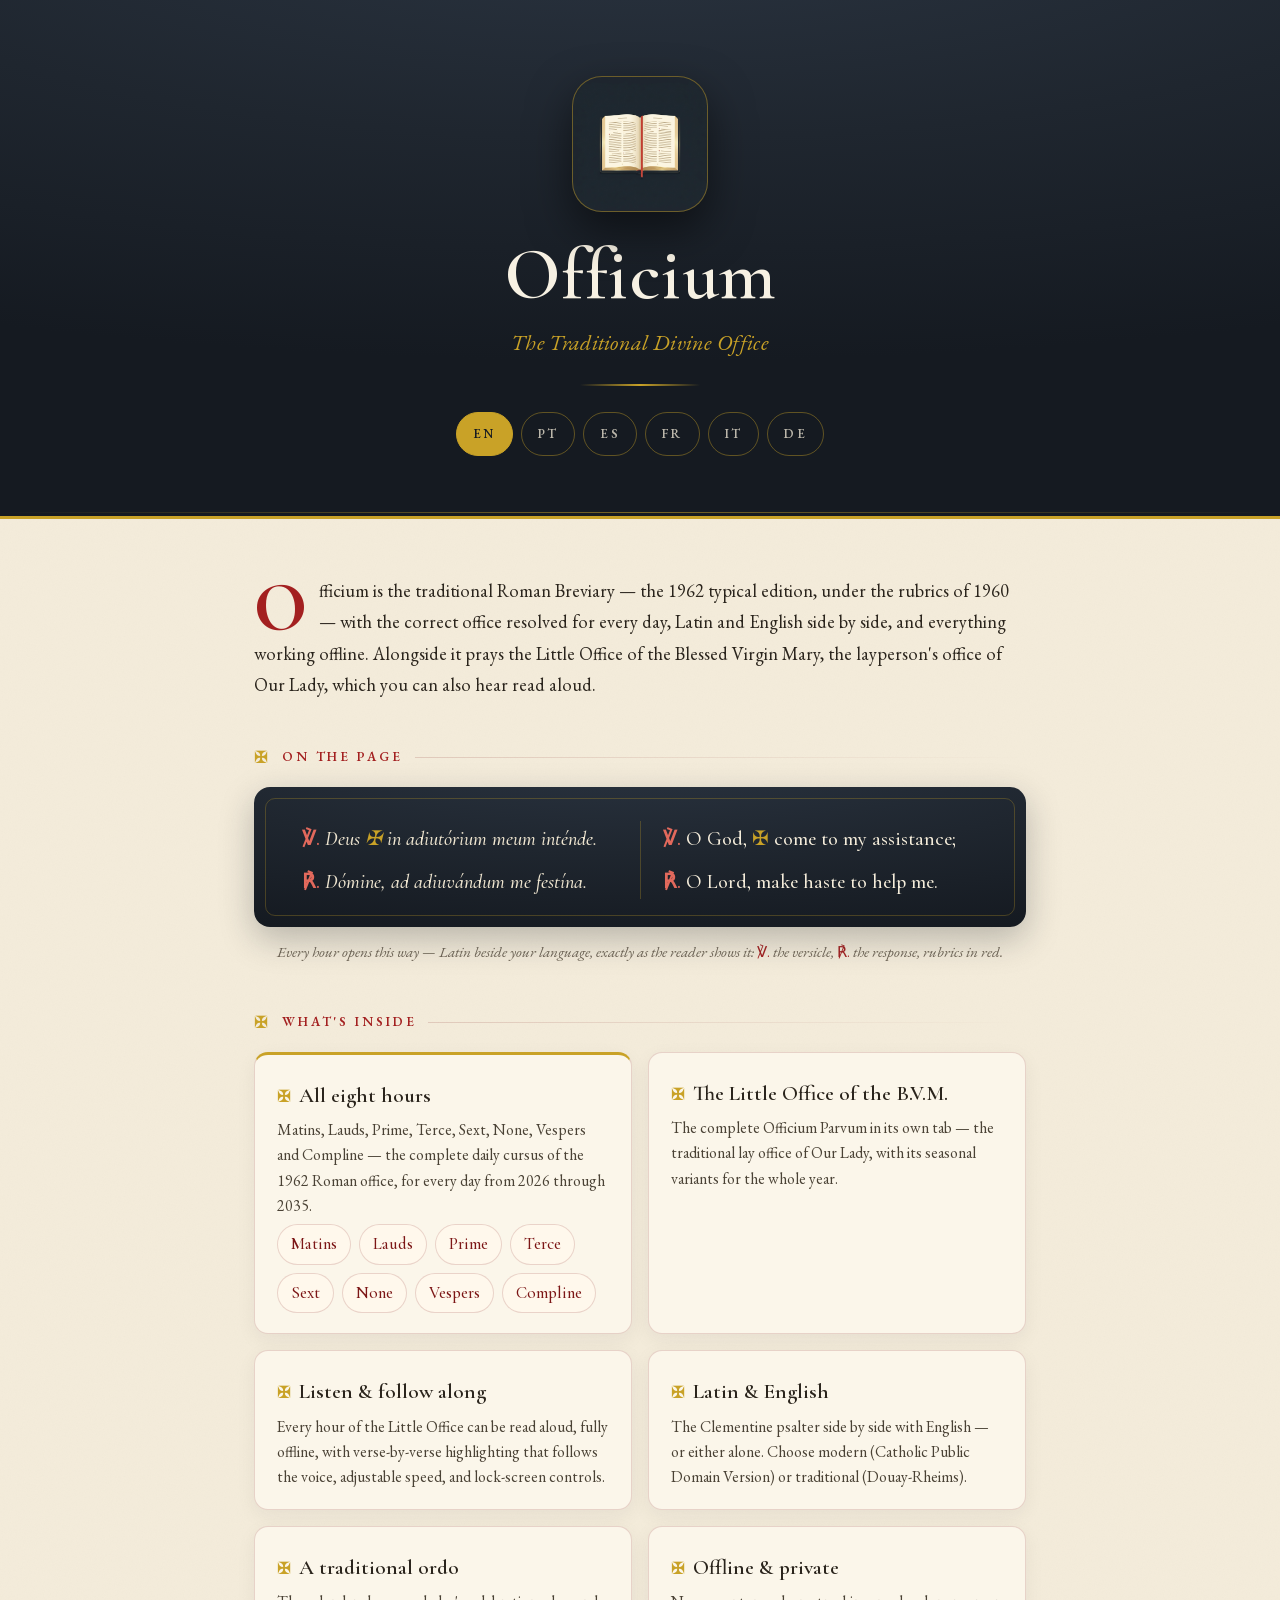
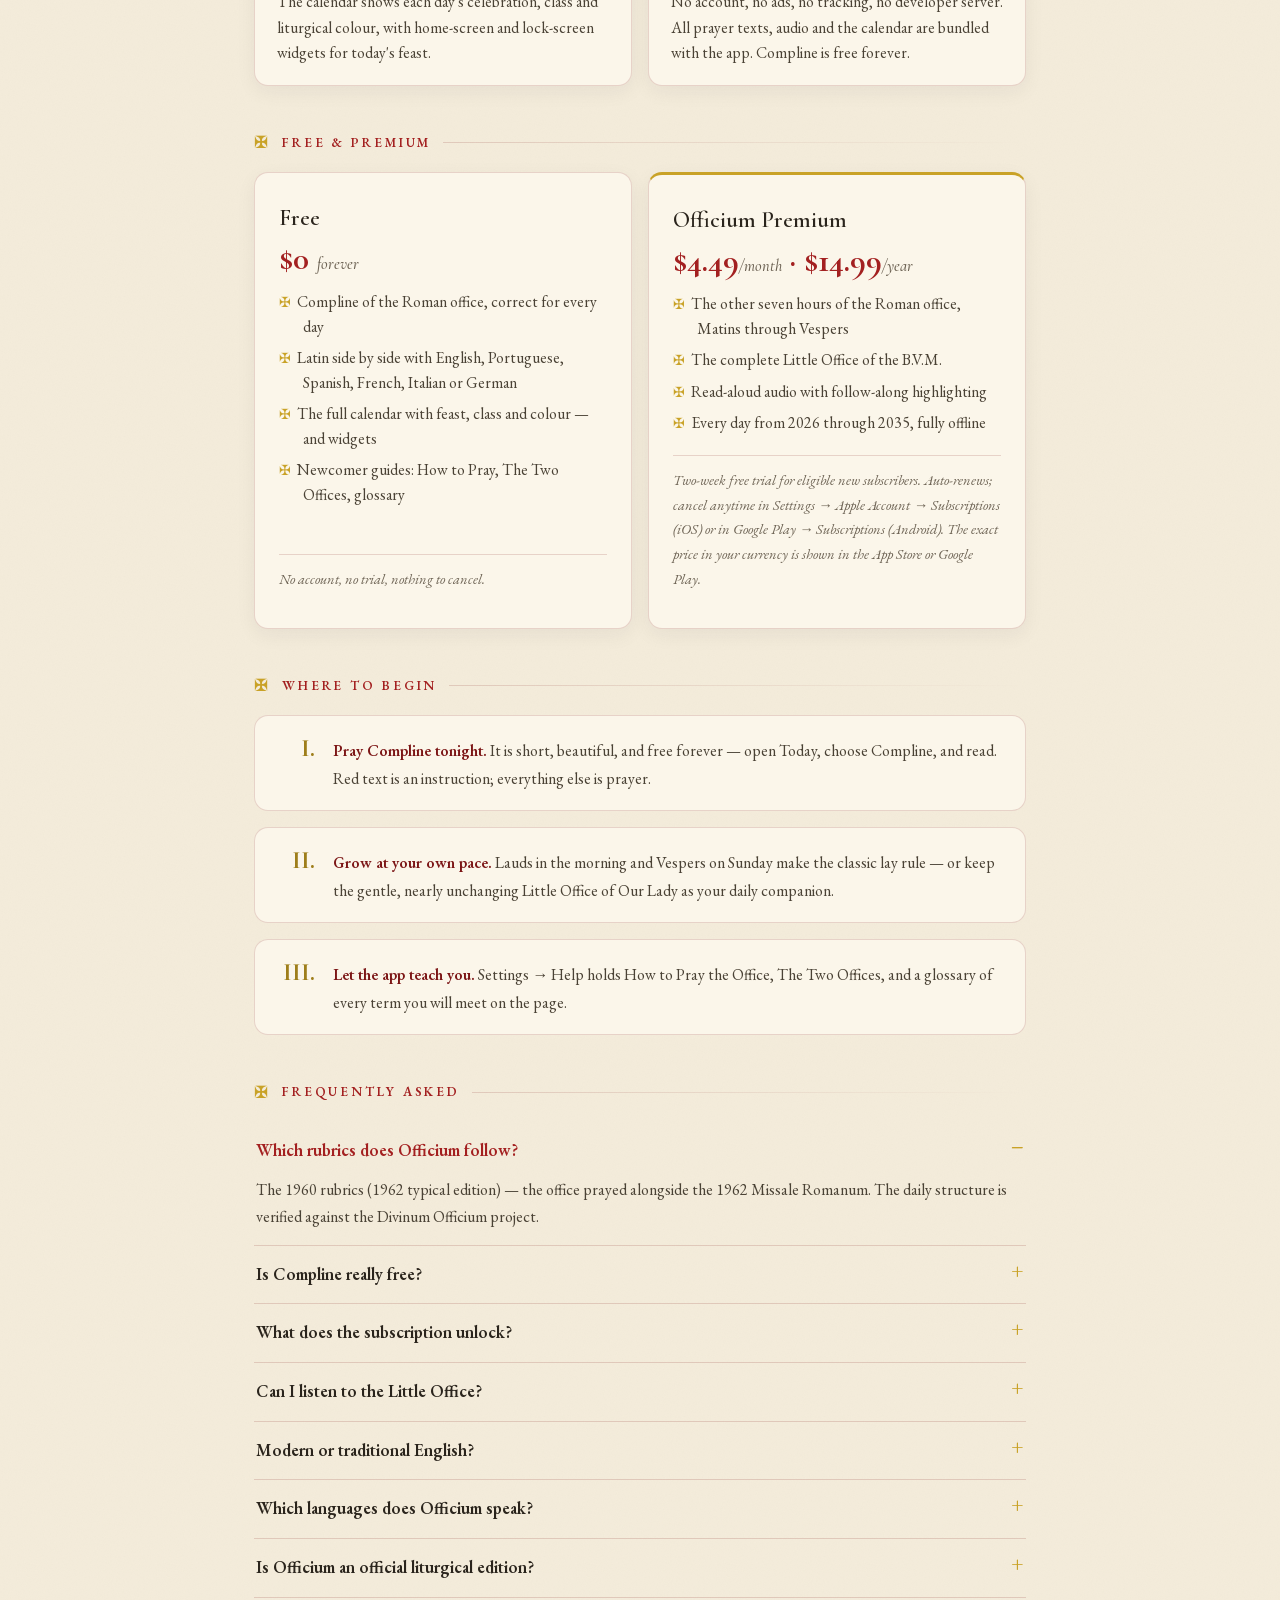
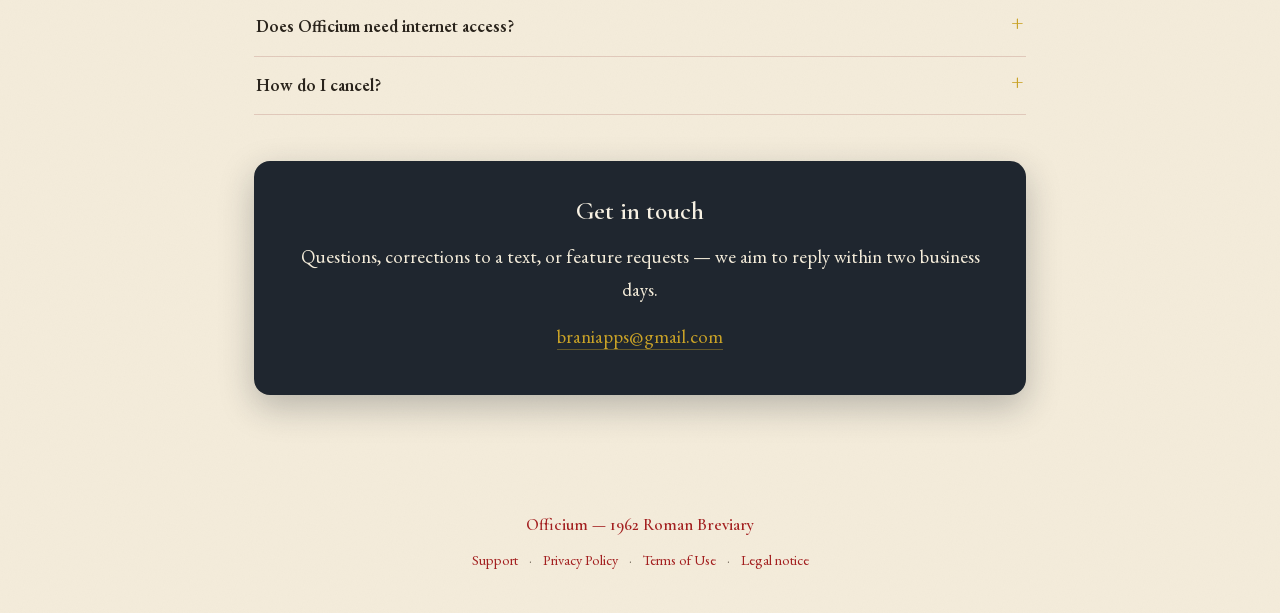
<file: index.html>
<!DOCTYPE html>
<html lang="en">
<head>
<meta charset="UTF-8">
<meta name="viewport" content="width=device-width, initial-scale=1.0">
<title data-i18n-en="Officium — Support" data-i18n-pt="Officium — Suporte" data-i18n-es="Officium — Soporte" data-i18n-fr="Officium — Assistance" data-i18n-it="Officium — Assistenza" data-i18n-de="Officium – Support">Officium — Support</title>
<meta name="description"
      content="Support for Officium: the 1962 Roman Breviary and the Little Office of the BVM for iOS and Android — all eight hours, Latin side by side with English, Portuguese, Spanish, French, Italian or German, offline. Features, pricing, FAQ and contact."
      data-i18n-content-en="Support for Officium: the 1962 Roman Breviary and the Little Office of the BVM for iOS and Android — all eight hours, Latin side by side with English, Portuguese, Spanish, French, Italian or German, offline. Features, pricing, FAQ and contact."
      data-i18n-content-pt="Suporte do Officium: o Breviário Romano de 1962 e o Ofício Parvo da B.V.M. para iOS e Android — as oito horas, latim lado a lado com inglês, português, espanhol, francês, italiano ou alemão, offline. Recursos, preços, perguntas frequentes e contato."
      data-i18n-content-es="Soporte de Officium: el Breviario Romano de 1962 y el Oficio Parvo de la B.V.M. para iOS y Android — las ocho horas, latín junto al inglés, portugués, español, francés, italiano o alemán, sin conexión. Funciones, precios, preguntas frecuentes y contacto."
      data-i18n-content-fr="Assistance d’Officium : le bréviaire romain de 1962 et le Petit Office de la Sainte Vierge pour iOS et Android — les huit heures, le latin côte à côte avec l’anglais, le portugais, l’espagnol, le français, l’italien ou l’allemand, hors ligne. Fonctionnalités, prix, questions fréquentes et contact."
      data-i18n-content-it="Assistenza di Officium: il Breviario Romano del 1962 e l’Ufficio Parvo della B.V.M. per iOS e Android — tutte le otto ore, il latino accanto all’inglese, al portoghese, allo spagnolo, al francese, all’italiano o al tedesco, offline. Funzionalità, prezzi, domande frequenti e contatti."
      data-i18n-content-de="Support für Officium: das Römische Brevier von 1962 und das Kleine Offizium Unserer Lieben Frau für iOS und Android – alle acht Horen, Latein neben Englisch, Portugiesisch, Spanisch, Französisch, Italienisch oder Deutsch, offline. Funktionen, Preise, häufige Fragen und Kontakt.">
<link rel="icon" href="app-icon.png">
<link rel="stylesheet" href="style.css">
<script src="site.js" defer></script>
</head>
<body>

<!-- Chrome: lives outside every [data-lang] section, so its text is swapped by
     site.js from the data-i18n-* attributes rather than by duplication. The
     tab labels stay untranslated: a language's own endonym is correct in every
     locale. -->
<header class="hero">
  <div class="crest" role="img" aria-label="Officium app icon"
       data-i18n-aria-en="Officium app icon"
       data-i18n-aria-pt="Ícone do aplicativo Officium"
       data-i18n-aria-es="Ícono de la aplicación Officium"
       data-i18n-aria-fr="Icône de l’application Officium"
       data-i18n-aria-it="Icona dell’app Officium"
       data-i18n-aria-de="App-Symbol von Officium"></div>
  <div class="wordmark">Officium</div>
  <p class="sub" data-i18n-en="The Traditional Divine Office"
     data-i18n-pt="O Ofício Divino Tradicional"
     data-i18n-es="El Oficio Divino Tradicional"
     data-i18n-fr="L’Office divin traditionnel"
     data-i18n-it="L’Ufficio divino tradizionale"
     data-i18n-de="Das traditionelle Göttliche Offizium">The Traditional Divine Office</p>
  <div class="rule"></div>
  <div class="langtabs" role="tablist" aria-label="Language"
       data-i18n-aria-en="Language" data-i18n-aria-pt="Idioma" data-i18n-aria-es="Idioma" data-i18n-aria-fr="Langue" data-i18n-aria-it="Lingua" data-i18n-aria-de="Sprache">
    <button type="button" role="tab" class="langtab" data-lang-target="en" aria-label="English">EN</button>
    <button type="button" role="tab" class="langtab" data-lang-target="pt" aria-label="Português">PT</button>
    <button type="button" role="tab" class="langtab" data-lang-target="es" aria-label="Español">ES</button>
    <button type="button" role="tab" class="langtab" data-lang-target="fr" aria-label="Français">FR</button>
    <button type="button" role="tab" class="langtab" data-lang-target="it" aria-label="Italiano">IT</button>
    <button type="button" role="tab" class="langtab" data-lang-target="de" aria-label="Deutsch">DE</button>
  </div>
</header>

<main>

  <!-- ============================================================ ENGLISH ==
       site.js stamps role="tabpanel" and aria-hidden on this element; never
       hand-author those. The ids en / pt / es / fr / it / de are the deep-link anchors
       (index.html#pt, index.html#fr). Portuguese, Spanish, French, Italian and German are
       exact structural copies of this block with the copy swapped. -->
  <section data-lang="en" id="en" lang="en" aria-label="English">

    <section>
      <p class="lede"><span class="drop">O</span>fficium is the traditional Roman
      Breviary — the 1962 typical edition, under the rubrics of 1960 — with the correct
      office resolved for every day, Latin and English side by side, and everything
      working offline. Alongside it prays the Little Office of the Blessed Virgin Mary,
      the layperson's office of Our Lady, which you can also hear read aloud.</p>
    </section>

    <section>
      <div class="eyebrow">On the page</div>
      <div class="versicle">
        <div class="v-col" lang="la">
          <p><span class="vr">℣.</span> Deus <span class="cross">✠</span> in adiutórium meum inténde.</p>
          <p><span class="vr">℟.</span> Dómine, ad adiuvándum me festína.</p>
        </div>
        <div class="v-col">
          <p><span class="vr">℣.</span> O God, <span class="cross">✠</span> come to my assistance;</p>
          <p><span class="vr">℟.</span> O Lord, make haste to help me.</p>
        </div>
      </div>
      <p class="note">Every hour opens this way — Latin beside your language, exactly as
      the reader shows it: <span class="vr">℣.</span> the versicle, <span class="vr">℟.</span>
      the response, rubrics in red.</p>
    </section>

    <section>
      <div class="eyebrow">What's inside</div>
      <div class="grid">
        <div class="card gild">
          <h3><span class="mk">&#10016;</span>All eight hours</h3>
          <p>Matins, Lauds, Prime, Terce, Sext, None, Vespers and Compline — the complete
          daily cursus of the 1962 Roman office, for every day from 2026 through 2035.</p>
          <div class="hours">
            <span>Matins</span><span>Lauds</span><span>Prime</span><span>Terce</span>
            <span>Sext</span><span>None</span><span>Vespers</span><span>Compline</span>
          </div>
        </div>
        <div class="card">
          <h3><span class="mk">&#10016;</span>The Little Office of the B.V.M.</h3>
          <p>The complete Officium Parvum in its own tab — the traditional lay office of
          Our Lady, with its seasonal variants for the whole year.</p>
        </div>
        <div class="card">
          <h3><span class="mk">&#10016;</span>Listen &amp; follow along</h3>
          <p>Every hour of the Little Office can be read aloud, fully offline, with
          verse-by-verse highlighting that follows the voice, adjustable speed, and
          lock-screen controls.</p>
        </div>
        <div class="card">
          <h3><span class="mk">&#10016;</span>Latin &amp; English</h3>
          <p>The Clementine psalter side by side with English — or either alone. Choose
          modern (Catholic Public Domain Version) or traditional (Douay-Rheims).</p>
        </div>
        <div class="card">
          <h3><span class="mk">&#10016;</span>A traditional ordo</h3>
          <p>The calendar shows each day's celebration, class and liturgical colour, with
          home-screen and lock-screen widgets for today's feast.</p>
        </div>
        <div class="card">
          <h3><span class="mk">&#10016;</span>Offline &amp; private</h3>
          <p>No account, no ads, no tracking, no developer server. All prayer texts, audio
          and the calendar are bundled with the app. Compline is free forever.</p>
        </div>
      </div>
    </section>

    <section>
      <div class="eyebrow">Free &amp; Premium</div>
      <div class="plans">
        <div class="plan">
          <h3>Free</h3>
          <p class="price">$0 <small>forever</small></p>
          <ul>
            <li>Compline of the Roman office, correct for every day</li>
            <li>Latin side by side with English, Portuguese, Spanish, French, Italian or German</li>
            <li>The full calendar with feast, class and colour — and widgets</li>
            <li>Newcomer guides: How to Pray, The Two Offices, glossary</li>
          </ul>
          <p class="trial">No account, no trial, nothing to cancel.</p>
        </div>
        <div class="plan gild">
          <h3>Officium Premium</h3>
          <p class="price">$4.49<small>/month</small> · $14.99<small>/year</small></p>
          <ul>
            <li>The other seven hours of the Roman office, Matins through Vespers</li>
            <li>The complete Little Office of the B.V.M.</li>
            <li>Read-aloud audio with follow-along highlighting</li>
            <li>Every day from 2026 through 2035, fully offline</li>
          </ul>
          <p class="trial">Two-week free trial for eligible new subscribers. Auto-renews;
          cancel anytime in Settings → Apple Account → Subscriptions (iOS) or in Google Play →
          Subscriptions (Android). The exact price in your currency is shown in the App
          Store or Google Play.</p>
        </div>
      </div>
    </section>

    <section>
      <div class="eyebrow">Where to begin</div>
      <ol class="steps">
        <li><p><b>Pray Compline tonight.</b> It is short, beautiful, and free forever —
        open Today, choose Compline, and read. Red text is an instruction; everything
        else is prayer.</p></li>
        <li><p><b>Grow at your own pace.</b> Lauds in the morning and Vespers on Sunday
        make the classic lay rule — or keep the gentle, nearly unchanging Little Office
        of Our Lady as your daily companion.</p></li>
        <li><p><b>Let the app teach you.</b> Settings → Help holds How to Pray the
        Office, The Two Offices, and a glossary of every term you will meet on the
        page.</p></li>
      </ol>
    </section>

    <section class="faq">
      <div class="eyebrow">Frequently asked</div>
      <details open>
        <summary>Which rubrics does Officium follow?</summary>
        <div class="a">The 1960 rubrics (1962 typical edition) — the office prayed
        alongside the 1962 Missale Romanum. The daily structure is verified against the
        Divinum Officium project.</div>
      </details>
      <details>
        <summary>Is Compline really free?</summary>
        <div class="a">Yes — the Roman-office Compline is free forever, with no account
        needed.</div>
      </details>
      <details>
        <summary>What does the subscription unlock?</summary>
        <div class="a">The other seven hours of the Roman office — Matins, Lauds, Prime,
        Terce, Sext, None and Vespers — and the complete Little Office of the Blessed
        Virgin Mary, every day from 2026 through 2035, fully offline.</div>
      </details>
      <details>
        <summary>Can I listen to the Little Office?</summary>
        <div class="a">Yes. Every hour can be read aloud, fully offline, with verse-by-verse
        highlighting and adjustable playback speed.</div>
      </details>
      <details>
        <summary>Modern or traditional English?</summary>
        <div class="a">Both. Choose in Settings → Psalm translation: modern
        English (default) or the traditional Douay-Rheims.</div>
      </details>
      <details>
        <summary>Which languages does Officium speak?</summary>
        <div class="a">English, Brazilian Portuguese, Spanish, French, Italian and German — interface,
        prayer translations and the Little Office audio alike. The Latin is always present.
        Switch in Settings → Language.</div>
      </details>
      <details>
        <summary>Is Officium an official liturgical edition?</summary>
        <div class="a">No — it is a devotional aid, prepared from established
        public-domain sources and documented project translations, and checked
        structurally against Divinum Officium. Clergy and religious bound to the Office
        should satisfy their obligation from their proper books and ordo.</div>
      </details>
      <details>
        <summary>Does Officium need internet access?</summary>
        <div class="a">No. Prayer texts, audio and the 2026–2035 calendar are bundled and
        work without a developer server. Purchasing or restoring a subscription uses
        Apple's StoreKit service (iOS) or Google Play Billing (Android); support, legal and
        review links open Apple or Google services or
        your browser.</div>
      </details>
      <details>
        <summary>How do I cancel?</summary>
        <div class="a">Settings → Apple Account → Subscriptions (iOS), or Google Play →
        Subscriptions (Android). Your access continues to
        the end of the paid period.</div>
      </details>
    </section>

    <section class="contact">
      <h2>Get in touch</h2>
      <p>Questions, corrections to a text, or feature requests — we aim to reply within
      two business days.</p>
      <p><a href="mailto:braniapps@gmail.com">braniapps@gmail.com</a></p>
    </section>

  </section>

  <!-- ========================================================== PORTUGUÊS == -->
  <section data-lang="pt" id="pt" lang="pt-BR" aria-label="Português">

    <section>
      <p class="lede"><span class="drop">O</span>fficium é o Breviário Romano
      tradicional — a edição típica de 1962, segundo as rubricas de 1960 — com o ofício
      correto já determinado para cada dia, latim e português lado a lado, e tudo
      funcionando offline. Junto dele reza-se o Ofício Parvo da Bem-Aventurada Virgem
      Maria, o ofício de Nossa Senhora próprio dos leigos, que você também pode ouvir
      lido em voz alta.</p>
    </section>

    <section>
      <div class="eyebrow">Na página</div>
      <div class="versicle">
        <div class="v-col" lang="la">
          <p><span class="vr">℣.</span> Deus <span class="cross">✠</span> in adiutórium meum inténde.</p>
          <p><span class="vr">℟.</span> Dómine, ad adiuvándum me festína.</p>
        </div>
        <div class="v-col">
          <p><span class="vr">℣.</span> Deus, <span class="cross">✠</span> vinde em meu auxílio.</p>
          <p><span class="vr">℟.</span> Senhor, apressai-vos em socorrer-me.</p>
        </div>
      </div>
      <p class="note">Toda hora se abre assim — o latim ao lado da sua língua, exatamente
      como o leitor mostra: <span class="vr">℣.</span> o versículo, <span class="vr">℟.</span>
      a resposta, as rubricas em vermelho.</p>
    </section>

    <section>
      <div class="eyebrow">O que o aplicativo oferece</div>
      <div class="grid">
        <div class="card gild">
          <h3><span class="mk">&#10016;</span>Todas as oito horas</h3>
          <p>Matinas, Laudes, Prima, Terça, Sexta, Noa, Vésperas e Completas — o cursus
          diário completo do ofício romano de 1962, para todos os dias de 2026 a 2035.</p>
          <div class="hours">
            <span>Matinas</span><span>Laudes</span><span>Prima</span><span>Terça</span>
            <span>Sexta</span><span>Noa</span><span>Vésperas</span><span>Completas</span>
          </div>
        </div>
        <div class="card">
          <h3><span class="mk">&#10016;</span>O Ofício Parvo da B.V.M.</h3>
          <p>O Officium Parvum completo em sua própria aba — o tradicional ofício laical
          de Nossa Senhora, com suas variantes conforme o tempo litúrgico para o ano
          inteiro.</p>
        </div>
        <div class="card">
          <h3><span class="mk">&#10016;</span>Ouça e acompanhe</h3>
          <p>Cada hora do Ofício Parvo pode ser lida em voz alta, totalmente offline,
          com destaque versículo por versículo que acompanha a voz, velocidade ajustável
          e controles na tela de bloqueio.</p>
        </div>
        <div class="card">
          <h3><span class="mk">&#10016;</span>Latim e português</h3>
          <p>O saltério clementino lado a lado com o português — ou cada um sozinho.
          Salmos, cânticos e leituras da Escritura com base na tradução do Pe. António
          Pereira de Figueiredo (impressão de Lisboa de 1885), em domínio público, revista
          segundo o latim do breviário; os demais textos,
          e qualquer versículo que a edição não traz, traduzidos do latim pelo próprio
          Officium.</p>
        </div>
        <div class="card">
          <h3><span class="mk">&#10016;</span>Um ordo tradicional</h3>
          <p>O calendário mostra a celebração, a classe e a cor litúrgica de cada dia,
          com widgets de tela de início e de tela de bloqueio para a festa de hoje.</p>
        </div>
        <div class="card">
          <h3><span class="mk">&#10016;</span>Offline e privado</h3>
          <p>Sem conta, sem anúncios, sem rastreamento, sem servidor do desenvolvedor.
          Todos os textos de oração, o áudio e o calendário vêm incluídos no aplicativo.
          As Completas são gratuitas para sempre.</p>
        </div>
      </div>
    </section>

    <section>
      <div class="eyebrow">Grátis e Premium</div>
      <div class="plans">
        <div class="plan">
          <h3>Grátis</h3>
          <p class="price">US$ 0 <small>para sempre</small></p>
          <ul>
            <li>As Completas do ofício romano, corretas para cada dia</li>
            <li>Latim lado a lado com português, inglês, espanhol, francês, italiano ou alemão</li>
            <li>O calendário completo com festa, classe e cor — e widgets</li>
            <li>Guias para iniciantes: Como rezar, Os dois Ofícios, glossário</li>
          </ul>
          <p class="trial">Sem conta, sem teste, nada para cancelar.</p>
        </div>
        <div class="plan gild">
          <h3>Officium Premium</h3>
          <p class="price">US$ 4,49<small>/mês</small> · US$ 14,99<small>/ano</small></p>
          <ul>
            <li>As outras sete horas do ofício romano, das Matinas às Vésperas</li>
            <li>O Ofício Parvo da B.V.M. completo</li>
            <li>Áudio de leitura em voz alta com destaque que acompanha a voz</li>
            <li>Todos os dias de 2026 a 2035, totalmente offline</li>
          </ul>
          <p class="trial">Teste gratuito de duas semanas para novos assinantes elegíveis.
          Renovação automática; cancele a qualquer momento em Ajustes → Conta Apple →
          Assinaturas (iOS) ou em Google Play → Assinaturas (Android). O preço exato na sua
          moeda é mostrado na App Store ou no Google Play.</p>
        </div>
      </div>
    </section>

    <section>
      <div class="eyebrow">Por onde começar</div>
      <ol class="steps">
        <li><p><b>Reze as Completas hoje à noite.</b> São curtas, belas e gratuitas para
        sempre — abra Hoje, escolha Completas e leia. O texto vermelho é instrução; todo
        o resto é oração.</p></li>
        <li><p><b>Cresça no seu ritmo.</b> Laudes pela manhã e Vésperas no domingo formam
        a regra laical clássica — ou mantenha como companhia diária o Ofício Parvo de
        Nossa Senhora, suave e quase invariável.</p></li>
        <li><p><b>Deixe o aplicativo ensinar.</b> Em Ajustes → Ajuda estão Como rezar o
        Ofício, Os dois Ofícios e um glossário de cada termo que você encontrará na
        página.</p></li>
      </ol>
    </section>

    <section class="faq">
      <div class="eyebrow">Perguntas frequentes</div>
      <details open>
        <summary>Quais rubricas o Officium segue?</summary>
        <div class="a">As rubricas de 1960 (edição típica de 1962) — o ofício rezado
        junto ao Missale Romanum de 1962. A estrutura diária é conferida com o projeto
        Divinum Officium.</div>
      </details>
      <details>
        <summary>As Completas são mesmo gratuitas?</summary>
        <div class="a">Sim — as Completas do ofício romano são gratuitas para sempre,
        sem necessidade de conta.</div>
      </details>
      <details>
        <summary>O que a assinatura desbloqueia?</summary>
        <div class="a">As outras sete horas do ofício romano — Matinas, Laudes, Prima,
        Terça, Sexta, Noa e Vésperas — e o Ofício Parvo da Bem-Aventurada Virgem Maria
        completo, todos os dias de 2026 a 2035, totalmente offline.</div>
      </details>
      <details>
        <summary>Posso ouvir o Ofício Parvo?</summary>
        <div class="a">Sim. Cada hora pode ser lida em voz alta, totalmente offline, com
        destaque versículo por versículo e velocidade de reprodução ajustável.</div>
      </details>
      <details>
        <summary>Qual tradução portuguesa é usada?</summary>
        <div class="a">Nos salmos, cânticos e leituras da Escritura, uma versão com base
        na do Pe. António Pereira de Figueiredo (impressão de Lisboa de 1885), em domínio
        público, revista segundo o latim do breviário.
        Antífonas, hinos, responsórios, orações, o Martirológio e qualquer versículo que a
        edição não traz são traduzidos do latim pelo próprio Officium, no mesmo registro. (A opção de saltério moderno ou
        tradicional em Ajustes aplica-se apenas ao inglês.)</div>
      </details>
      <details>
        <summary>Em quais idiomas o Officium fala?</summary>
        <div class="a">Inglês, português do Brasil, espanhol, francês, italiano e alemão — interface,
        traduções das orações e o áudio do Ofício Parvo. O latim está sempre presente. Troque em
        Ajustes → Idioma.</div>
      </details>
      <details>
        <summary>O Officium é uma edição litúrgica oficial?</summary>
        <div class="a">Não — é um auxílio devocional, preparado a partir de fontes
        consagradas em domínio público e de traduções próprias documentadas, e conferido
        estruturalmente com o Divinum Officium. Clérigos e religiosos obrigados ao
        Ofício devem satisfazer sua obrigação pelos livros próprios e pelo seu ordo.</div>
      </details>
      <details>
        <summary>O Officium precisa de acesso à internet?</summary>
        <div class="a">Não. Os textos de oração, o áudio e o calendário de 2026–2035 vêm
        incluídos e funcionam sem servidor do desenvolvedor. Comprar ou restaurar uma
        assinatura usa o serviço StoreKit da Apple (iOS) ou o Google Play Faturamento
        (Android); os links de suporte, jurídicos e de avaliação abrem serviços da Apple ou
        do Google, ou o seu navegador.</div>
      </details>
      <details>
        <summary>Como faço para cancelar?</summary>
        <div class="a">Ajustes → Conta Apple → Assinaturas (iOS), ou Google Play →
        Assinaturas (Android). Seu acesso continua até o
        fim do período pago.</div>
      </details>
    </section>

    <section class="contact">
      <h2>Fale conosco</h2>
      <p>Dúvidas, correções a um texto ou sugestões de recursos — procuramos responder
      em até dois dias úteis.</p>
      <p><a href="mailto:braniapps@gmail.com">braniapps@gmail.com</a></p>
    </section>

  </section>

  <!-- ============================================================ ESPAÑOL == -->
  <section data-lang="es" id="es" lang="es-419" aria-label="Español">

    <section>
      <p class="lede"><span class="drop">O</span>fficium es el Breviario Romano
      tradicional — la edición típica de 1962, según las rúbricas de 1960 — con el
      oficio correcto ya determinado para cada día, latín y español lado a lado, y todo
      funcionando sin conexión. Junto a él se reza el Oficio Parvo de la Santísima
      Virgen María, el oficio de Nuestra Señora propio de los laicos, que también puede
      escuchar leído en voz alta.</p>
    </section>

    <section>
      <div class="eyebrow">En la página</div>
      <div class="versicle">
        <div class="v-col" lang="la">
          <p><span class="vr">℣.</span> Deus <span class="cross">✠</span> in adiutórium meum inténde.</p>
          <p><span class="vr">℟.</span> Dómine, ad adiuvándum me festína.</p>
        </div>
        <div class="v-col">
          <p><span class="vr">℣.</span> Oh Dios, <span class="cross">✠</span> atiende a mi socorro.</p>
          <p><span class="vr">℟.</span> Acude, Señor, luego a ayudarme.</p>
        </div>
      </div>
      <p class="note">Toda hora se abre así — el latín junto a su idioma, exactamente
      como lo muestra el lector: <span class="vr">℣.</span> el versículo,
      <span class="vr">℟.</span> la respuesta, las rúbricas en rojo.</p>
    </section>

    <section>
      <div class="eyebrow">Qué ofrece la aplicación</div>
      <div class="grid">
        <div class="card gild">
          <h3><span class="mk">&#10016;</span>Las ocho horas</h3>
          <p>Maitines, Laudes, Prima, Tercia, Sexta, Nona, Vísperas y Completas — el
          cursus diario completo del oficio romano de 1962, para todos los días de 2026
          a 2035.</p>
          <div class="hours">
            <span>Maitines</span><span>Laudes</span><span>Prima</span><span>Tercia</span>
            <span>Sexta</span><span>Nona</span><span>Vísperas</span><span>Completas</span>
          </div>
        </div>
        <div class="card">
          <h3><span class="mk">&#10016;</span>El Oficio Parvo de la B.V.M.</h3>
          <p>El Officium Parvum completo en su propia pestaña — el tradicional oficio
          laical de Nuestra Señora, con sus variantes según el tiempo litúrgico para
          todo el año.</p>
        </div>
        <div class="card">
          <h3><span class="mk">&#10016;</span>Escuche y siga la lectura</h3>
          <p>Cada hora del Oficio Parvo puede leerse en voz alta, totalmente sin
          conexión, con resaltado versículo por versículo que sigue a la voz, velocidad
          ajustable y controles en la pantalla de bloqueo.</p>
        </div>
        <div class="card">
          <h3><span class="mk">&#10016;</span>Latín y español</h3>
          <p>El salterio clementino lado a lado con el español — o cada uno por separado.
          Salmos, cánticos y lecturas de la Escritura basados en la traducción de Félix
          Torres Amat (primera edición, Madrid, 1823–25, y reimpresiones posteriores,
          entre ellas la de Barcelona, 1883–84), de dominio público, revisada según el
          latín del breviario; los demás textos, y cualquier
          versículo que la edición no contiene, traducidos del latín por el propio
          Officium.</p>
        </div>
        <div class="card">
          <h3><span class="mk">&#10016;</span>Un ordo tradicional</h3>
          <p>El calendario muestra la celebración, la clase y el color litúrgico de cada
          día, con widgets para la pantalla de inicio y la pantalla de bloqueo con la
          fiesta de hoy.</p>
        </div>
        <div class="card">
          <h3><span class="mk">&#10016;</span>Sin conexión y privado</h3>
          <p>Sin cuenta, sin anuncios, sin rastreo, sin servidor del desarrollador.
          Todos los textos de oración, el audio y el calendario vienen incluidos en la
          aplicación. Las Completas son gratuitas para siempre.</p>
        </div>
      </div>
    </section>

    <section>
      <div class="eyebrow">Gratis y Premium</div>
      <div class="plans">
        <div class="plan">
          <h3>Gratis</h3>
          <p class="price">US$ 0 <small>para siempre</small></p>
          <ul>
            <li>Las Completas del oficio romano, correctas para cada día</li>
            <li>Latín lado a lado con español, inglés, portugués, francés, italiano o alemán</li>
            <li>El calendario completo con fiesta, clase y color — y widgets</li>
            <li>Guías para principiantes: Cómo rezar, Los dos Oficios, glosario</li>
          </ul>
          <p class="trial">Sin cuenta, sin prueba, nada que cancelar.</p>
        </div>
        <div class="plan gild">
          <h3>Officium Premium</h3>
          <p class="price">US$ 4.49<small>/mes</small> · US$ 14.99<small>/año</small></p>
          <ul>
            <li>Las otras siete horas del oficio romano, de Maitines a Vísperas</li>
            <li>El Oficio Parvo de la B.V.M. completo</li>
            <li>Audio de lectura en voz alta con resaltado que sigue a la voz</li>
            <li>Todos los días de 2026 a 2035, totalmente sin conexión</li>
          </ul>
          <p class="trial">Prueba gratuita de dos semanas para nuevos suscriptores
          elegibles. Se renueva automáticamente; cancele en cualquier momento en
          Configuración → Cuenta de Apple → Suscripciones (iOS) o en Google Play →
          Suscripciones (Android). El precio exacto en su moneda se muestra en el App Store
          o en Google Play.</p>
        </div>
      </div>
    </section>

    <section>
      <div class="eyebrow">Por dónde empezar</div>
      <ol class="steps">
        <li><p><b>Rece las Completas esta noche.</b> Son breves, hermosas y gratuitas
        para siempre — abra Hoy, elija Completas y lea. El texto rojo es instrucción;
        todo lo demás es oración.</p></li>
        <li><p><b>Crezca a su propio ritmo.</b> Laudes por la mañana y Vísperas el
        domingo forman la regla laical clásica — o conserve como compañía diaria el
        Oficio Parvo de Nuestra Señora, suave y casi invariable.</p></li>
        <li><p><b>Deje que la aplicación le enseñe.</b> En Configuración → Ayuda están
        Cómo rezar el Oficio, Los dos Oficios y un glosario de cada término que
        encontrará en la página.</p></li>
      </ol>
    </section>

    <section class="faq">
      <div class="eyebrow">Preguntas frecuentes</div>
      <details open>
        <summary>¿Qué rúbricas sigue Officium?</summary>
        <div class="a">Las rúbricas de 1960 (edición típica de 1962) — el oficio que se
        reza junto al Missale Romanum de 1962. La estructura diaria se coteja con el
        proyecto Divinum Officium.</div>
      </details>
      <details>
        <summary>¿Las Completas son realmente gratuitas?</summary>
        <div class="a">Sí — las Completas del oficio romano son gratuitas para siempre,
        sin necesidad de cuenta.</div>
      </details>
      <details>
        <summary>¿Qué desbloquea la suscripción?</summary>
        <div class="a">Las otras siete horas del oficio romano — Maitines, Laudes,
        Prima, Tercia, Sexta, Nona y Vísperas — y el Oficio Parvo de la Santísima
        Virgen María completo, todos los días de 2026 a 2035, totalmente sin
        conexión.</div>
      </details>
      <details>
        <summary>¿Puedo escuchar el Oficio Parvo?</summary>
        <div class="a">Sí. Cada hora puede leerse en voz alta, totalmente sin conexión,
        con resaltado versículo por versículo y velocidad de reproducción
        ajustable.</div>
      </details>
      <details>
        <summary>¿Qué traducción española se usa?</summary>
        <div class="a">En los salmos, cánticos y lecturas de la Escritura, una versión
        basada en la de Félix Torres Amat (primera edición, Madrid, 1823–25, y
        reimpresiones posteriores, entre ellas la de Barcelona de 1883–84), de dominio
        público, revisada según el latín del breviario. Antífonas,
        himnos, responsorios, oraciones, el Martirologio y cualquier versículo que la
        edición no contiene están traducidos del latín por el propio Officium, en el mismo
        registro. (La opción de salterio moderno o
        tradicional de Configuración se aplica solo al inglés.)</div>
      </details>
      <details>
        <summary>¿En qué idiomas habla Officium?</summary>
        <div class="a">Inglés, portugués de Brasil, español, francés, italiano y alemán — interfaz,
        traducciones de las oraciones y el audio del Oficio Parvo. El latín está siempre presente.
        Cámbielo en Configuración → Idioma.</div>
      </details>
      <details>
        <summary>¿Es Officium una edición litúrgica oficial?</summary>
        <div class="a">No — es un auxilio devocional, preparado a partir de fuentes
        reconocidas de dominio público y de traducciones propias documentadas, y
        cotejado estructuralmente con Divinum Officium. Los clérigos y religiosos
        obligados al Oficio deben satisfacer su obligación por sus libros propios y su
        ordo.</div>
      </details>
      <details>
        <summary>¿Officium necesita acceso a internet?</summary>
        <div class="a">No. Los textos de oración, el audio y el calendario de 2026–2035
        vienen incluidos y funcionan sin servidor del desarrollador. Comprar o restaurar
        una suscripción usa el servicio StoreKit de Apple (iOS) o la Facturación de Google
        Play (Android); los enlaces de soporte, legales y de reseña se abren en servicios de
        Apple o de Google, o en su navegador.</div>
      </details>
      <details>
        <summary>¿Cómo cancelo?</summary>
        <div class="a">Configuración → Cuenta de Apple → Suscripciones (iOS), o Google Play →
        Suscripciones (Android). Su acceso
        continúa hasta el final del período pagado.</div>
      </details>
    </section>

    <section class="contact">
      <h2>Contáctenos</h2>
      <p>Preguntas, correcciones a un texto o solicitudes de funciones — procuramos
      responder dentro de dos días hábiles.</p>
      <p><a href="mailto:braniapps@gmail.com">braniapps@gmail.com</a></p>
    </section>

  </section>

  <!-- ============================================================ FRANÇAIS == -->
  <section data-lang="fr" id="fr" lang="fr" aria-label="Français">

    <section>
      <p class="lede"><span class="drop">O</span>fficium est le bréviaire romain
      traditionnel — l’édition typique de 1962, selon les rubriques de 1960 — avec
      l’office exact déjà établi pour chaque jour, latin et français côte à côte, et le
      tout hors ligne. À ses côtés se prie le Petit Office de la Sainte Vierge, l’office
      de Notre-Dame propre aux laïcs, que vous pouvez aussi écouter lu à voix haute.</p>
    </section>

    <section>
      <div class="eyebrow">Sur la page</div>
      <div class="versicle">
        <div class="v-col" lang="la">
          <p><span class="vr">℣.</span> Deus <span class="cross">✠</span> in adiutórium meum inténde.</p>
          <p><span class="vr">℟.</span> Dómine, ad adiuvándum me festína.</p>
        </div>
        <div class="v-col">
          <p><span class="vr">℣.</span> Ô Dieu, <span class="cross">✠</span> venez à mon aide.</p>
          <p><span class="vr">℟.</span> Seigneur, hâtez-vous de m’aider.</p>
        </div>
      </div>
      <p class="note">Chaque heure s’ouvre ainsi — le latin à côté de votre langue,
      exactement comme le lecteur l’affiche : <span class="vr">℣.</span> le verset,
      <span class="vr">℟.</span> le répons, les rubriques en rouge.</p>
    </section>

    <section>
      <div class="eyebrow">Ce que contient l’application</div>
      <div class="grid">
        <div class="card gild">
          <h3><span class="mk">&#10016;</span>Les huit heures</h3>
          <p>Matines, Laudes, Prime, Tierce, Sexte, None, Vêpres et Complies — le cursus
          quotidien complet de l’office romain de 1962, pour chaque jour de 2026 à
          2035.</p>
          <div class="hours">
            <span>Matines</span><span>Laudes</span><span>Prime</span><span>Tierce</span>
            <span>Sexte</span><span>None</span><span>Vêpres</span><span>Complies</span>
          </div>
        </div>
        <div class="card">
          <h3><span class="mk">&#10016;</span>Le Petit Office de la Sainte Vierge</h3>
          <p>Le Petit Office complet, dans son propre onglet — l’office traditionnel des
          laïcs en l’honneur de Notre-Dame, avec ses variantes selon les temps de
          l’année.</p>
        </div>
        <div class="card">
          <h3><span class="mk">&#10016;</span>Écoutez et suivez</h3>
          <p>Chaque heure du Petit Office peut être lue à voix haute, entièrement hors
          ligne, avec une mise en surbrillance verset par verset qui suit la voix, une
          vitesse réglable et des commandes sur l’écran verrouillé.</p>
        </div>
        <div class="card">
          <h3><span class="mk">&#10016;</span>Latin et français</h3>
          <p>Le psautier clémentin côte à côte avec le français — ou l’un ou l’autre seul.
          Psaumes, cantiques et lectures de l’Écriture dans la traduction de l’abbé
          Glaire, <i>La sainte Bible selon la Vulgate</i> (1905), du domaine public ; les
          autres textes, et tout verset que l’édition ne fournit pas, traduits du latin par
          Officium lui-même.</p>
        </div>
        <div class="card">
          <h3><span class="mk">&#10016;</span>Un ordo traditionnel</h3>
          <p>Le calendrier indique la célébration, la classe et la couleur liturgique de
          chaque jour, avec des widgets d’écran d’accueil et d’écran verrouillé pour la
          fête du jour.</p>
        </div>
        <div class="card">
          <h3><span class="mk">&#10016;</span>Hors ligne et privé</h3>
          <p>Aucun compte, aucune publicité, aucun pistage, aucun serveur du développeur.
          Tous les textes de prière, l’audio et le calendrier sont inclus dans
          l’application. Les Complies sont gratuites pour toujours.</p>
        </div>
      </div>
    </section>

    <section>
      <div class="eyebrow">Gratuit et Premium</div>
      <div class="plans">
        <div class="plan">
          <h3>Gratuit</h3>
          <p class="price">0&nbsp;$&nbsp;US <small>pour toujours</small></p>
          <ul>
            <li>Les Complies de l’office romain, exactes pour chaque jour</li>
            <li>Le latin côte à côte avec le français, l’anglais, le portugais, l’espagnol, l’italien ou l’allemand</li>
            <li>Le calendrier complet avec fête, classe et couleur — et des widgets</li>
            <li>Guides pour débutants : Comment prier, Les deux Offices, glossaire</li>
          </ul>
          <p class="trial">Aucun compte, aucun essai, rien à résilier.</p>
        </div>
        <div class="plan gild">
          <h3>Officium Premium</h3>
          <p class="price">4,49&nbsp;$&nbsp;US<small>&nbsp;/ mois</small> · 14,99&nbsp;$&nbsp;US<small>&nbsp;/ an</small></p>
          <ul>
            <li>Les sept autres heures de l’office romain, des Matines aux Vêpres</li>
            <li>Le Petit Office de la Sainte Vierge complet</li>
            <li>La lecture audio à voix haute, avec mise en surbrillance synchronisée</li>
            <li>Chaque jour de 2026 à 2035, entièrement hors ligne</li>
          </ul>
          <p class="trial">Essai gratuit de deux semaines pour les nouveaux abonnés
          admissibles. Renouvellement automatique ; résiliable à tout moment dans
          Réglages → Compte Apple → Abonnements (iOS) ou dans Google Play → Abonnements
          (Android). Le prix exact dans votre devise s’affiche sur l’App Store ou sur
          Google Play.</p>
        </div>
      </div>
    </section>

    <section>
      <div class="eyebrow">Par où commencer</div>
      <ol class="steps">
        <li><p><b>Priez les Complies ce soir.</b> Elles sont courtes, belles et gratuites
        pour toujours — ouvrez Aujourd’hui, choisissez Complies et lisez. Le texte rouge
        est une indication ; tout le reste est prière.</p></li>
        <li><p><b>Avancez à votre rythme.</b> Les Laudes le matin et les Vêpres le
        dimanche forment la règle classique des laïcs — ou gardez comme compagnon
        quotidien le Petit Office de Notre-Dame, doux et presque invariable.</p></li>
        <li><p><b>Laissez l’application vous guider.</b> Réglages → Aide contient Comment
        prier l’Office, Les deux Offices et un glossaire de chaque terme que vous
        rencontrerez sur la page.</p></li>
      </ol>
    </section>

    <section class="faq">
      <div class="eyebrow">Questions fréquentes</div>
      <details open>
        <summary>Quelles rubriques Officium suit-il ?</summary>
        <div class="a">Les rubriques de 1960 (édition typique de 1962) — l’office prié
        avec le Missale Romanum de 1962. La structure quotidienne est vérifiée par
        rapport au projet Divinum Officium.</div>
      </details>
      <details>
        <summary>Les Complies sont-elles vraiment gratuites ?</summary>
        <div class="a">Oui — les Complies de l’office romain sont gratuites pour
        toujours, sans compte.</div>
      </details>
      <details>
        <summary>Que débloque l’abonnement ?</summary>
        <div class="a">Les sept autres heures de l’office romain — Matines, Laudes,
        Prime, Tierce, Sexte, None et Vêpres — et le Petit Office de la Sainte Vierge
        complet, chaque jour de 2026 à 2035, entièrement hors ligne.</div>
      </details>
      <details>
        <summary>Puis-je écouter le Petit Office ?</summary>
        <div class="a">Oui. Chaque heure peut être lue à voix haute, entièrement hors
        ligne, avec mise en surbrillance verset par verset et vitesse de lecture
        réglable.</div>
      </details>
      <details>
        <summary>Quelle traduction française est utilisée ?</summary>
        <div class="a">Pour les psaumes, les cantiques et les lectures de l’Écriture,
        celle de l’abbé Glaire, <i>La sainte Bible selon la Vulgate</i> (édition de 1905),
        du domaine public. Antiennes, hymnes, répons, oraisons, le Martyrologe et tout
        verset que l’édition ne fournit pas sont traduits du latin par Officium lui-même,
        dans le même registre. (Le choix entre
        psautier moderne et traditionnel dans les Réglages ne concerne que
        l’anglais.)</div>
      </details>
      <details>
        <summary>Quelles langues Officium parle-t-il ?</summary>
        <div class="a">Anglais, portugais du Brésil, espagnol, français, italien et allemand — interface,
        traductions des prières et audio du Petit Office. Le latin est toujours présent.
        Changez de langue dans Réglages → Langue.</div>
      </details>
      <details>
        <summary>Officium est-il une édition liturgique officielle ?</summary>
        <div class="a">Non — c’est une aide à la dévotion, préparée à partir de sources
        reconnues du domaine public et de traductions propres documentées, et vérifiée
        structurellement par rapport à Divinum Officium. Les clercs et les religieux
        tenus à l’Office doivent satisfaire à leur obligation avec leurs livres propres
        et leur ordo.</div>
      </details>
      <details>
        <summary>Officium a-t-il besoin d’un accès à Internet ?</summary>
        <div class="a">Non. Les textes de prière, l’audio et le calendrier 2026–2035 sont
        inclus et fonctionnent sans serveur du développeur. L’achat ou la restauration
        d’un abonnement passe par le service StoreKit d’Apple (iOS) ou par Google Play
        Billing (Android) ; les liens d’assistance, juridiques et d’évaluation ouvrent
        des services d’Apple ou de Google, ou votre navigateur.</div>
      </details>
      <details>
        <summary>Comment résilier ?</summary>
        <div class="a">Réglages → Compte Apple → Abonnements (iOS), ou Google Play →
        Abonnements (Android). Votre accès se poursuit jusqu’à la fin de la période
        payée.</div>
      </details>
    </section>

    <section class="contact">
      <h2>Nous contacter</h2>
      <p>Questions, corrections d’un texte ou suggestions de fonctionnalités — nous nous
      efforçons de répondre sous deux jours ouvrés.</p>
      <p><a href="mailto:braniapps@gmail.com">braniapps@gmail.com</a></p>
    </section>

  </section>

  <!-- ============================================================ ITALIANO == -->
  <section data-lang="it" id="it" lang="it" aria-label="Italiano">

    <section>
      <p class="lede"><span class="drop">O</span>fficium è il Breviario Romano
      tradizionale — l’edizione tipica del 1962, secondo le rubriche del 1960 — con
      l’ufficio giusto già stabilito per ogni giorno, latino e italiano a fronte, e tutto
      utilizzabile offline. Accanto a esso si prega l’Ufficio Parvo della Beata Vergine
      Maria, l’ufficio della Madonna proprio dei laici, che può anche ascoltare letto ad
      alta voce.</p>
    </section>

    <section>
      <div class="eyebrow">Sulla pagina</div>
      <div class="versicle">
        <div class="v-col" lang="la">
          <p><span class="vr">℣.</span> Deus <span class="cross">✠</span> in adiutórium meum inténde.</p>
          <p><span class="vr">℟.</span> Dómine, ad adiuvándum me festína.</p>
        </div>
        <div class="v-col">
          <p><span class="vr">℣.</span> O Dio, <span class="cross">✠</span> vieni in mio aiuto.</p>
          <p><span class="vr">℟.</span> Signore, affrettati ad aiutarmi.</p>
        </div>
      </div>
      <p class="note">Ogni ora si apre così — il latino accanto alla sua lingua, esattamente
      come appare nell’app: <span class="vr">℣.</span> il versetto, <span class="vr">℟.</span>
      la risposta, le rubriche in rosso.</p>
    </section>

    <section>
      <div class="eyebrow">Che cosa contiene l’app</div>
      <div class="grid">
        <div class="card gild">
          <h3><span class="mk">&#10016;</span>Tutte le otto ore</h3>
          <p>Mattutino, Lodi, Prima, Terza, Sesta, Nona, Vespri e Compieta — il cursus
          quotidiano completo dell’Ufficio romano del 1962, per ogni giorno dal 2026 al
          2035.</p>
          <div class="hours">
            <span>Mattutino</span><span>Lodi</span><span>Prima</span><span>Terza</span>
            <span>Sesta</span><span>Nona</span><span>Vespri</span><span>Compieta</span>
          </div>
        </div>
        <div class="card">
          <h3><span class="mk">&#10016;</span>L’Ufficio Parvo della B.V.M.</h3>
          <p>L’Officium Parvum completo, in una scheda tutta sua — il tradizionale ufficio
          dei laici in onore della Madonna, con le sue varianti stagionali per tutto
          l’anno.</p>
        </div>
        <div class="card">
          <h3><span class="mk">&#10016;</span>Ascolti e segua la lettura</h3>
          <p>Ogni ora dell’Ufficio Parvo può essere letta ad alta voce, completamente
          offline, con l’evidenziazione versetto per versetto che segue la voce, la velocità
          regolabile e i comandi sulla schermata di blocco.</p>
        </div>
        <div class="card">
          <h3><span class="mk">&#10016;</span>Latino e italiano</h3>
          <p>Il salterio clementino con l’italiano a fronte — oppure l’uno o l’altro da solo.
          Salmi, cantici e letture della Scrittura nella traduzione di mons. Antonio Martini,
          <i>La Sacra Bibbia secondo la Volgata</i> (1769–1781), di pubblico dominio; le
          preghiere comuni seguono le formule tradizionali del Catechismo di san Pio X; gli
          altri testi, e qualsiasi versetto che l’edizione non fornisce, sono tradotti dal
          latino da Officium stesso.</p>
        </div>
        <div class="card">
          <h3><span class="mk">&#10016;</span>Un ordo tradizionale</h3>
          <p>Il calendario indica la celebrazione, la classe e il colore liturgico di ogni
          giorno, con widget per la schermata Home e per la schermata di blocco con la festa
          del giorno.</p>
        </div>
        <div class="card">
          <h3><span class="mk">&#10016;</span>Offline e riservato</h3>
          <p>Nessun account, nessuna pubblicità, nessun tracciamento, nessun server dello
          sviluppatore. Tutti i testi delle preghiere, l’audio e il calendario sono inclusi
          nell’app. Compieta è gratuita per sempre.</p>
        </div>
      </div>
    </section>

    <section>
      <div class="eyebrow">Gratuito e Premium</div>
      <div class="plans">
        <div class="plan">
          <h3>Gratuito</h3>
          <p class="price">US$&nbsp;0 <small>per sempre</small></p>
          <ul>
            <li>Compieta dell’Ufficio romano, corretta per ogni giorno</li>
            <li>Il latino accanto all’italiano, all’inglese, al portoghese, allo spagnolo, al francese o al tedesco</li>
            <li>Il calendario completo con festa, classe e colore — e i widget</li>
            <li>Guide per chi comincia: Come pregare, I due uffici, glossario</li>
          </ul>
          <p class="trial">Nessun account, nessuna prova, niente da annullare.</p>
        </div>
        <div class="plan gild">
          <h3>Officium Premium</h3>
          <p class="price">US$&nbsp;4,49<small>/mese</small> · US$&nbsp;14,99<small>/anno</small></p>
          <ul>
            <li>Le altre sette ore dell’Ufficio romano, dal Mattutino ai Vespri</li>
            <li>L’Ufficio Parvo della B.V.M. completo</li>
            <li>L’audio di lettura ad alta voce, con evidenziazione che segue la voce</li>
            <li>Ogni giorno dal 2026 al 2035, completamente offline</li>
          </ul>
          <p class="trial">Prova gratuita di due settimane per i nuovi abbonati idonei.
          Rinnovo automatico; può annullare in qualsiasi momento in Impostazioni → Account
          Apple → Abbonamenti (iOS) o in Google Play → Abbonamenti (Android). Il prezzo
          esatto nella sua valuta è indicato nell’App Store o in Google Play.</p>
        </div>
      </div>
    </section>

    <section>
      <div class="eyebrow">Da dove cominciare</div>
      <ol class="steps">
        <li><p><b>Preghi Compieta stasera.</b> È breve, bella e gratuita per sempre — apra
        Oggi, scelga Compieta e legga. Il testo in rosso è un’indicazione; tutto il resto è
        preghiera.</p></li>
        <li><p><b>Cresca al suo ritmo.</b> Le Lodi al mattino e i Vespri la domenica
        formano la classica regola dei laici — oppure tenga come compagno quotidiano
        l’Ufficio Parvo della Madonna, dolce e quasi invariabile.</p></li>
        <li><p><b>Lasci che sia l’app a insegnarle.</b> In Impostazioni → Aiuto trova Come
        pregare l’Ufficio, I due uffici e un glossario di ogni termine che incontrerà sulla
        pagina.</p></li>
      </ol>
    </section>

    <section class="faq">
      <div class="eyebrow">Domande frequenti</div>
      <details open>
        <summary>Quali rubriche segue Officium?</summary>
        <div class="a">Le rubriche del 1960 (edizione tipica del 1962) — l’ufficio che si
        prega insieme al Missale Romanum del 1962. La struttura quotidiana è verificata sul
        progetto Divinum Officium.</div>
      </details>
      <details>
        <summary>Compieta è davvero gratuita?</summary>
        <div class="a">Sì — Compieta dell’Ufficio romano è gratuita per sempre, senza
        bisogno di un account.</div>
      </details>
      <details>
        <summary>Che cosa sblocca l’abbonamento?</summary>
        <div class="a">Le altre sette ore dell’Ufficio romano — Mattutino, Lodi, Prima,
        Terza, Sesta, Nona e Vespri — e l’Ufficio Parvo della Beata Vergine Maria completo,
        ogni giorno dal 2026 al 2035, completamente offline.</div>
      </details>
      <details>
        <summary>Posso ascoltare l’Ufficio Parvo?</summary>
        <div class="a">Sì. Ogni ora può essere letta ad alta voce, completamente offline,
        con l’evidenziazione versetto per versetto e la velocità di riproduzione
        regolabile.</div>
      </details>
      <details>
        <summary>Quale traduzione italiana viene usata?</summary>
        <div class="a">Per i salmi, i cantici e le letture della Scrittura, quella di mons.
        Antonio Martini, <i>La Sacra Bibbia secondo la Volgata</i> (1769–1781), di pubblico
        dominio. Antifone, inni, responsori, orazioni, il Martirologio e qualsiasi versetto
        che l’edizione non fornisce sono tradotti dal latino da Officium stesso, nello
        stesso registro. (La scelta tra salterio moderno e tradizionale nelle Impostazioni
        riguarda solo l’inglese.)</div>
      </details>
      <details>
        <summary>Quali lingue parla Officium?</summary>
        <div class="a">Inglese, portoghese del Brasile, spagnolo, francese, italiano e tedesco —
        interfaccia, traduzioni delle preghiere e audio dell’Ufficio Parvo. Il latino è
        sempre presente. La lingua si cambia in Impostazioni → Lingua.</div>
      </details>
      <details>
        <summary>Officium è un’edizione liturgica ufficiale?</summary>
        <div class="a">No — è un sussidio devozionale, preparato a partire da fonti
        consolidate di pubblico dominio e da traduzioni proprie documentate, e verificato
        strutturalmente su Divinum Officium. Il clero e i religiosi tenuti all’Ufficio
        devono adempiere il loro obbligo con i propri libri e il proprio ordo.</div>
      </details>
      <details>
        <summary>Officium ha bisogno di una connessione a Internet?</summary>
        <div class="a">No. I testi delle preghiere, l’audio e il calendario 2026–2035 sono
        inclusi e funzionano senza alcun server dello sviluppatore. L’acquisto o il
        ripristino di un abbonamento passa per il servizio StoreKit di Apple (iOS) o per
        Google Play Billing (Android); i link all’assistenza, ai documenti legali e alla
        valutazione dell’app aprono servizi di Apple o di Google, oppure il suo
        browser.</div>
      </details>
      <details>
        <summary>Come si annulla l’abbonamento?</summary>
        <div class="a">Impostazioni → Account Apple → Abbonamenti (iOS), oppure Google Play →
        Abbonamenti (Android). L’accesso continua fino alla fine del periodo
        pagato.</div>
      </details>
    </section>

    <section class="contact">
      <h2>Ci scriva</h2>
      <p>Domande, correzioni a un testo o richieste di funzionalità — cerchiamo di
      rispondere entro due giorni lavorativi.</p>
      <p><a href="mailto:braniapps@gmail.com">braniapps@gmail.com</a></p>
    </section>

  </section>

  <!-- ============================================================= DEUTSCH == -->
  <section data-lang="de" id="de" lang="de" aria-label="Deutsch">

    <section>
      <p class="lede"><span class="drop">O</span>fficium ist das traditionelle Römische
      Brevier – die Editio typica von 1962, nach den Rubriken von 1960 – mit dem für jeden
      Tag richtig bestimmten Offizium, Latein und Deutsch nebeneinander, und alles
      funktioniert offline. Daneben steht das Kleine Offizium Unserer Lieben Frau, das
      Marienoffizium der Laien, das Sie sich auch vorlesen lassen können.</p>
    </section>

    <section>
      <div class="eyebrow">Auf der Seite</div>
      <div class="versicle">
        <div class="v-col" lang="la">
          <p><span class="vr">℣.</span> Deus <span class="cross">✠</span> in adiutórium meum inténde.</p>
          <p><span class="vr">℟.</span> Dómine, ad adiuvándum me festína.</p>
        </div>
        <div class="v-col">
          <p><span class="vr">℣.</span> Gott, <span class="cross">✠</span> sei bedacht auf meine Hilfe.</p>
          <p><span class="vr">℟.</span> Herr, eile mir zu helfen.</p>
        </div>
      </div>
      <p class="note">Jede Hore beginnt so – Latein neben Ihrer Sprache, genau wie die App
      es zeigt: <span class="vr">℣.</span> der Versikel, <span class="vr">℟.</span> das
      Responsum, die Rubriken in Rot.</p>
    </section>

    <section>
      <div class="eyebrow">Was die App enthält</div>
      <div class="grid">
        <div class="card gild">
          <h3><span class="mk">&#10016;</span>Alle acht Horen</h3>
          <p>Matutin, Laudes, Prim, Terz, Sext, Non, Vesper und Komplet – der vollständige
          tägliche Cursus des römischen Offiziums von 1962, für jeden Tag von 2026 bis
          2035.</p>
          <div class="hours">
            <span>Matutin</span><span>Laudes</span><span>Prim</span><span>Terz</span>
            <span>Sext</span><span>Non</span><span>Vesper</span><span>Komplet</span>
          </div>
        </div>
        <div class="card">
          <h3><span class="mk">&#10016;</span>Das Kleine Offizium Unserer Lieben Frau</h3>
          <p>Das vollständige Officium Parvum in einem eigenen Tab – das traditionelle
          Offizium der Laien zu Ehren Unserer Lieben Frau, mit seinen Varianten für die
          Zeiten des ganzen Jahres.</p>
        </div>
        <div class="card">
          <h3><span class="mk">&#10016;</span>Anhören und mitlesen</h3>
          <p>Jede Hore des Kleinen Offiziums kann vorgelesen werden, vollständig offline,
          mit einer Hervorhebung Vers für Vers, die der Stimme folgt, einstellbarer
          Geschwindigkeit und Steuerung auf dem Sperrbildschirm.</p>
        </div>
        <div class="card">
          <h3><span class="mk">&#10016;</span>Latein und Deutsch</h3>
          <p>Der Psalter der Clementina mit dem Deutschen daneben – oder jedes für sich
          allein. Psalmen, Cantica und Schriftlesungen in der Übersetzung von Joseph Franz
          von Allioli, <i>Die Heilige Schrift des alten und neuen Testamentes, aus der
          Vulgata übersetzt</i> (4. Auflage, Landshut 1839), gemeinfrei, in modernisierter
          Rechtschreibung; die übrigen Texte – außer den Grundgebeten in ihrem
          überlieferten Wortlaut – und jeder Vers, den die Ausgabe nicht enthält, sind von
          Officium selbst aus dem Lateinischen übersetzt.</p>
        </div>
        <div class="card">
          <h3><span class="mk">&#10016;</span>Ein traditioneller Ordo</h3>
          <p>Der Kalender zeigt die Feier, die Klasse und die liturgische Farbe jedes Tages,
          mit Widgets für den Home-Bildschirm und den Sperrbildschirm, die das Fest des
          Tages anzeigen.</p>
        </div>
        <div class="card">
          <h3><span class="mk">&#10016;</span>Offline und privat</h3>
          <p>Kein Konto, keine Werbung, kein Tracking, kein Server des Entwicklers. Alle
          Gebetstexte, das Audio und der Kalender sind in der App enthalten. Die Komplet ist
          für immer kostenlos.</p>
        </div>
      </div>
    </section>

    <section>
      <div class="eyebrow">Kostenlos und Premium</div>
      <div class="plans">
        <div class="plan">
          <h3>Kostenlos</h3>
          <p class="price">0&nbsp;US-$ <small>für immer</small></p>
          <ul>
            <li>Die Komplet des römischen Offiziums, für jeden Tag richtig</li>
            <li>Latein neben Deutsch, Englisch, Portugiesisch, Spanisch, Französisch oder Italienisch</li>
            <li>Der vollständige Kalender mit Fest, Klasse und Farbe – samt Widgets</li>
            <li>Hilfen für den Einstieg: Wie man betet, Die zwei Offizien, Glossar</li>
          </ul>
          <p class="trial">Kein Konto, kein Testzeitraum, nichts zu kündigen.</p>
        </div>
        <div class="plan gild">
          <h3>Officium Premium</h3>
          <p class="price">4,49&nbsp;US-$<small>/Monat</small> · 14,99&nbsp;US-$<small>/Jahr</small></p>
          <ul>
            <li>Die übrigen sieben Horen des römischen Offiziums, von der Matutin bis zur Vesper</li>
            <li>Das vollständige Kleine Offizium Unserer Lieben Frau</li>
            <li>Vorlesen mit Hervorhebung, die der Stimme folgt</li>
            <li>Jeder Tag von 2026 bis 2035, vollständig offline</li>
          </ul>
          <p class="trial">Berechtigte neue Abonnenten können zwei Wochen kostenlos testen.
          Verlängert sich automatisch; jederzeit kündbar unter Einstellungen → Apple Account
          → Abonnements (iOS) oder in Google Play → Abos (Android). Den genauen Preis in
          Ihrer Währung zeigen der App Store und Google Play an.</p>
        </div>
      </div>
    </section>

    <section>
      <div class="eyebrow">Erste Schritte</div>
      <ol class="steps">
        <li><p><b>Beten Sie heute Abend die Komplet.</b> Sie ist kurz, schön und für immer
        kostenlos – öffnen Sie „Heute“, wählen Sie „Komplet“ und lesen Sie. Roter Text ist
        eine Anweisung; alles andere ist Gebet.</p></li>
        <li><p><b>Wachsen Sie in Ihrem eigenen Tempo hinein.</b> Laudes am Morgen und Vesper
        am Sonntag sind die klassische Regel für Laien – oder nehmen Sie das sanfte, fast
        unveränderliche Kleine Offizium Unserer Lieben Frau zum täglichen Begleiter.</p></li>
        <li><p><b>Lassen Sie sich von der App anleiten.</b> Unter Einstellungen → Hilfe
        finden Sie „Wie man das Offizium betet“, „Die zwei Offizien“ und ein Glossar aller
        Begriffe, denen Sie auf der Seite begegnen.</p></li>
      </ol>
    </section>

    <section class="faq">
      <div class="eyebrow">Häufige Fragen</div>
      <details open>
        <summary>Welchen Rubriken folgt Officium?</summary>
        <div class="a">Den Rubriken von 1960 (Editio typica von 1962) – dem Offizium, das
        zum Missale Romanum von 1962 gehört. Der tägliche Aufbau wird mit dem Projekt
        Divinum Officium abgeglichen.</div>
      </details>
      <details>
        <summary>Ist die Komplet wirklich kostenlos?</summary>
        <div class="a">Ja – die Komplet des römischen Offiziums ist für immer kostenlos,
        ohne Konto.</div>
      </details>
      <details>
        <summary>Was schaltet das Abo frei?</summary>
        <div class="a">Die übrigen sieben Horen des römischen Offiziums – Matutin, Laudes,
        Prim, Terz, Sext, Non und Vesper – und das vollständige Kleine Offizium Unserer
        Lieben Frau, für jeden Tag von 2026 bis 2035, vollständig offline.</div>
      </details>
      <details>
        <summary>Kann ich mir das Kleine Offizium anhören?</summary>
        <div class="a">Ja. Jede Hore kann vorgelesen werden, vollständig offline, mit
        Hervorhebung Vers für Vers und einstellbarer Wiedergabegeschwindigkeit.</div>
      </details>
      <details>
        <summary>Welche deutsche Übersetzung wird verwendet?</summary>
        <div class="a">Für die Psalmen, die Cantica und die Schriftlesungen die von Joseph
        Franz von Allioli, <i>Die Heilige Schrift des alten und neuen Testamentes, aus der
        Vulgata übersetzt</i> (4. Auflage, Landshut 1839), gemeinfrei, in modernisierter
        Rechtschreibung. Antiphonen, Hymnen, Responsorien, Orationen, das Martyrologium und
        jeder Vers, den die Ausgabe nicht enthält, sind von Officium selbst aus dem
        Lateinischen übersetzt, im selben Stil. Die Grundgebete – Vaterunser, Ave Maria,
        Ehre sei dem Vater – stehen in ihrem überlieferten, gemeinfreien Wortlaut. (Die Wahl
        zwischen modernem und traditionellem Psalter in den Einstellungen betrifft nur das
        Englische.)</div>
      </details>
      <details>
        <summary>Welche Sprachen spricht Officium?</summary>
        <div class="a">Englisch, brasilianisches Portugiesisch, Spanisch, Französisch,
        Italienisch und Deutsch – Oberfläche, Gebetsübersetzungen und das Audio des Kleinen
        Offiziums gleichermaßen. Das Latein ist immer dabei. Die Sprache wechseln Sie unter
        Einstellungen → Sprache.</div>
      </details>
      <details>
        <summary>Ist Officium eine offizielle liturgische Ausgabe?</summary>
        <div class="a">Nein – es ist eine Andachtshilfe, erstellt aus bewährten gemeinfreien
        Quellen und dokumentierten eigenen Übersetzungen und in seinem Aufbau mit Divinum
        Officium abgeglichen. Kleriker und Ordensleute, die zum Offizium verpflichtet sind,
        sollten ihre Pflicht mit ihren eigenen Büchern und ihrem Ordo erfüllen.</div>
      </details>
      <details>
        <summary>Braucht Officium eine Internetverbindung?</summary>
        <div class="a">Nein. Gebetstexte, Audio und der Kalender 2026–2035 sind in der App
        enthalten und funktionieren ohne Server des Entwicklers. Kauf oder Wiederherstellung
        eines Abos läuft über Apples StoreKit-Dienst (iOS) oder Google Play Billing
        (Android); Links zu Support, Rechtstexten und Bewertung öffnen Dienste von Apple
        oder Google oder Ihren Browser.</div>
      </details>
      <details>
        <summary>Wie kündige ich?</summary>
        <div class="a">Einstellungen → Apple Account → Abonnements (iOS) oder Google Play →
        Abos (Android). Ihr Zugang bleibt bis zum Ende des bezahlten Zeitraums
        bestehen.</div>
      </details>
    </section>

    <section class="contact">
      <h2>Schreiben Sie uns</h2>
      <p>Fragen, Korrekturen an einem Text oder Wünsche für neue Funktionen – wir bemühen
      uns, innerhalb von zwei Werktagen zu antworten.</p>
      <p><a href="mailto:braniapps@gmail.com">braniapps@gmail.com</a></p>
    </section>

  </section>

</main>

<footer>
  <div class="brand">Officium — 1962 Roman Breviary</div>
  <nav>
    <a href="index.html" data-i18n-en="Support" data-i18n-pt="Suporte" data-i18n-es="Soporte" data-i18n-fr="Assistance" data-i18n-it="Assistenza" data-i18n-de="Support">Support</a> ·
    <a href="privacy.html" data-i18n-en="Privacy Policy" data-i18n-pt="Política de Privacidade" data-i18n-es="Política de Privacidad" data-i18n-fr="Politique de confidentialité" data-i18n-it="Informativa sulla privacy" data-i18n-de="Datenschutzerklärung">Privacy Policy</a> ·
    <a href="terms.html" data-i18n-en="Terms of Use" data-i18n-pt="Termos de Uso" data-i18n-es="Términos de Uso" data-i18n-fr="Conditions d’utilisation" data-i18n-it="Condizioni d’uso" data-i18n-de="Nutzungsbedingungen">Terms of Use</a> ·
    <a href="impressum.html" data-i18n-en="Legal notice" data-i18n-pt="Aviso legal" data-i18n-es="Aviso legal" data-i18n-fr="Mentions légales" data-i18n-it="Note legali" data-i18n-de="Impressum">Legal notice</a>
  </nav>
</footer>

</body>
</html>
</file>
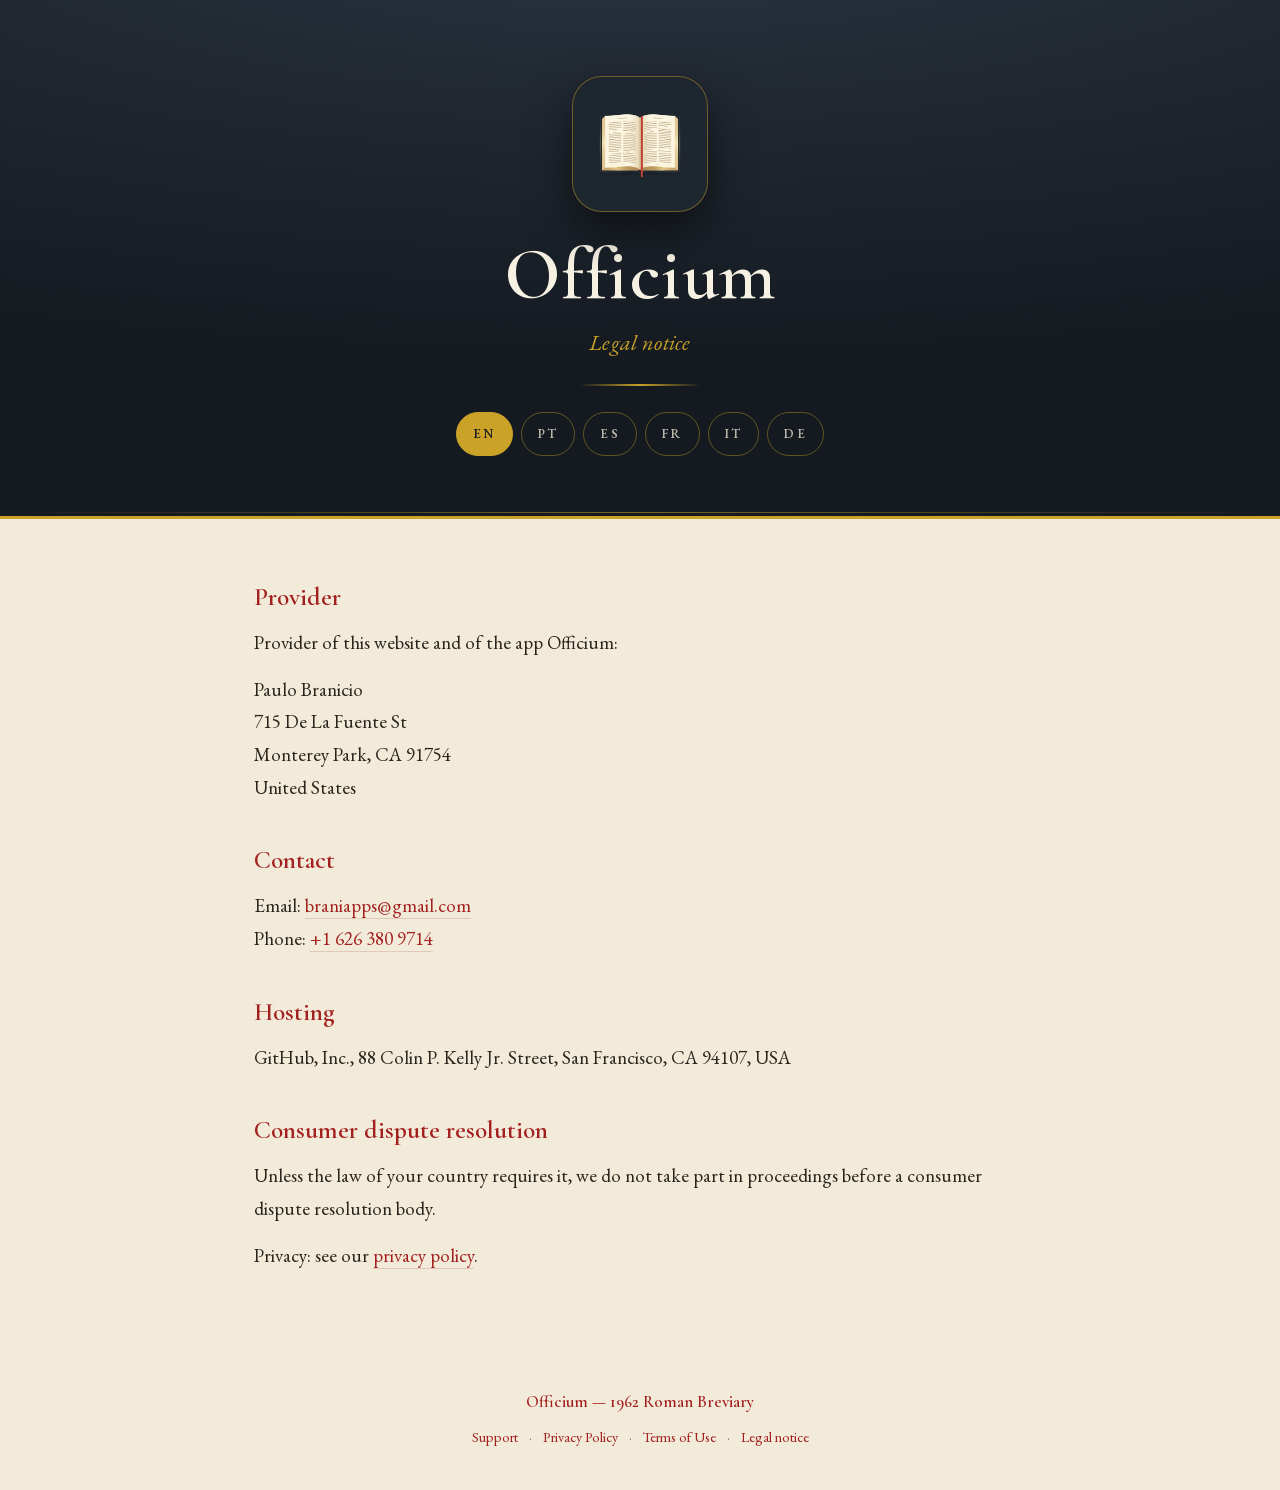
<file: impressum.html>
<!DOCTYPE html>
<html lang="en">
<head>
<meta charset="UTF-8">
<meta name="viewport" content="width=device-width, initial-scale=1.0">
<title>Impressum · Legal notice — Officium</title>
<meta name="description" content="Impressum and legal notice for Officium and this support site: provider, contact, hosting.">
<link rel="icon" href="app-icon.png">
<link rel="stylesheet" href="style.css">
<script src="site.js" defer></script>
</head>
<body>

<!-- Chrome: lives outside every [data-lang] section, so its text is swapped by
     site.js from the data-i18n-* attributes rather than by duplication. The
     tab labels stay untranslated: a language's own endonym is correct in every
     locale. -->
<header class="hero">
  <div class="crest" role="img" aria-label="Officium app icon"
       data-i18n-aria-en="Officium app icon"
       data-i18n-aria-pt="Ícone do aplicativo Officium"
       data-i18n-aria-es="Ícono de la aplicación Officium"
       data-i18n-aria-fr="Icône de l’application Officium"
       data-i18n-aria-it="Icona dell’app Officium"
       data-i18n-aria-de="App-Symbol von Officium"></div>
  <div class="wordmark">Officium</div>
  <p class="sub" data-i18n-en="Legal notice"
     data-i18n-pt="Aviso legal"
     data-i18n-es="Aviso legal"
     data-i18n-fr="Mentions légales"
     data-i18n-it="Note legali"
     data-i18n-de="Impressum">Impressum · Legal notice</p>
  <div class="rule"></div>
  <div class="langtabs" role="tablist" aria-label="Language"
       data-i18n-aria-en="Language" data-i18n-aria-pt="Idioma" data-i18n-aria-es="Idioma" data-i18n-aria-fr="Langue" data-i18n-aria-it="Lingua" data-i18n-aria-de="Sprache">
    <button type="button" role="tab" class="langtab" data-lang-target="en" aria-label="English">EN</button>
    <button type="button" role="tab" class="langtab" data-lang-target="pt" aria-label="Português">PT</button>
    <button type="button" role="tab" class="langtab" data-lang-target="es" aria-label="Español">ES</button>
    <button type="button" role="tab" class="langtab" data-lang-target="fr" aria-label="Français">FR</button>
    <button type="button" role="tab" class="langtab" data-lang-target="it" aria-label="Italiano">IT</button>
    <button type="button" role="tab" class="langtab" data-lang-target="de" aria-label="Deutsch">DE</button>
  </div>
</header>

<main>

  <!-- ============================================================ ENGLISH ==
       One section per site language, switched by the language bar like every other
       page; with no JS they all stack. site.js stamps role="tabpanel" and aria-hidden;
       never hand-author those. The ids en / pt / es / fr / it / de are the deep-link
       anchors. Text: Marketing/legal-eu/eu_legal_texts.py impressum_section(),
       never retyped. -->
  <section data-lang="en" id="en" lang="en" aria-label="English">

    <section class="legal">
      <h2>Provider</h2>
      <p>Provider of this website and of the app Officium:</p>
      <p>Paulo Branicio<br>715 De La Fuente St<br>Monterey Park, CA 91754<br>United States</p>
      <h2>Contact</h2>
      <p>Email: <a href="mailto:braniapps@gmail.com">braniapps@gmail.com</a><br>Phone: <a href="tel:+16263809714">+1 626 380 9714</a></p>
      <h2>Hosting</h2>
      <p>GitHub, Inc., 88 Colin P. Kelly Jr. Street, San Francisco, CA 94107, USA</p>
      <h2>Consumer dispute resolution</h2>
      <p>Unless the law of your country requires it, we do not take part in proceedings before a consumer dispute resolution body.</p>
      <p>Privacy: see our <a href="privacy.html">privacy policy</a>.</p>
    </section>

  </section>

  <!-- ========================================================== PORTUGUÊS == -->
  <section data-lang="pt" id="pt" lang="pt-BR" aria-label="Português">

    <section class="legal">
      <h2>Responsável</h2>
      <p>Responsável por este site e pelo app Officium:</p>
      <p>Paulo Branicio<br>715 De La Fuente St<br>Monterey Park, CA 91754<br>Estados Unidos</p>
      <h2>Contato</h2>
      <p>E-mail: <a href="mailto:braniapps@gmail.com">braniapps@gmail.com</a><br>Telefone: <a href="tel:+16263809714">+1 626 380 9714</a></p>
      <h2>Hospedagem</h2>
      <p>GitHub, Inc., 88 Colin P. Kelly Jr. Street, San Francisco, CA 94107, USA</p>
      <h2>Resolução de litígios de consumo</h2>
      <p>Salvo quando a lei do seu país o exigir, não participamos de procedimentos de resolução de litígios perante entidades de resolução alternativa de litígios de consumo.</p>
      <p>Privacidade: veja nossa <a href="privacy.html">política de privacidade</a>.</p>
    </section>

  </section>

  <!-- ============================================================ ESPAÑOL == -->
  <section data-lang="es" id="es" lang="es-419" aria-label="Español">

    <section class="legal">
      <h2>Titular</h2>
      <p>Titular de este sitio y de la app Officium:</p>
      <p>Paulo Branicio<br>715 De La Fuente St<br>Monterey Park, CA 91754<br>Estados Unidos</p>
      <h2>Contacto</h2>
      <p>Correo electrónico: <a href="mailto:braniapps@gmail.com">braniapps@gmail.com</a><br>Teléfono: <a href="tel:+16263809714">+1 626 380 9714</a></p>
      <h2>Alojamiento</h2>
      <p>GitHub, Inc., 88 Colin P. Kelly Jr. Street, San Francisco, CA 94107, USA</p>
      <h2>Resolución de litigios de consumo</h2>
      <p>Salvo que la ley de su país lo exija, no participamos en procedimientos de resolución de litigios ante entidades de resolución alternativa de litigios de consumo.</p>
      <p>Privacidad: consulte nuestra <a href="privacy.html">política de privacidad</a>.</p>
    </section>

  </section>

  <!-- =========================================================== FRANÇAIS == -->
  <section data-lang="fr" id="fr" lang="fr" aria-label="Français">

    <section class="legal">
      <h2>Éditeur</h2>
      <p>Éditeur du site et de l’app Officium et directeur de la publication :</p>
      <p>Paulo Branicio<br>715 De La Fuente St<br>Monterey Park, CA 91754<br>États-Unis</p>
      <h2>Contact</h2>
      <p>E-mail : <a href="mailto:braniapps@gmail.com">braniapps@gmail.com</a><br>Téléphone : <a href="tel:+16263809714">+1 626 380 9714</a></p>
      <h2>Hébergeur</h2>
      <p>GitHub, Inc., 88 Colin P. Kelly Jr. Street, San Francisco, CA 94107, USA</p>
      <h2>Règlement des litiges de consommation</h2>
      <p>Sauf si la loi de votre pays l’exige, nous ne participons pas à des procédures de règlement des litiges devant un organisme de médiation de la consommation.</p>
      <p>Données personnelles : voir notre <a href="privacy.html">politique de confidentialité</a>.</p>
    </section>

  </section>

  <!-- =========================================================== ITALIANO == -->
  <section data-lang="it" id="it" lang="it" aria-label="Italiano">

    <section class="legal">
      <h2>Titolare</h2>
      <p>Titolare di questo sito e dell’app Officium:</p>
      <p>Paulo Branicio<br>715 De La Fuente St<br>Monterey Park, CA 91754<br>Stati Uniti</p>
      <h2>Contatti</h2>
      <p>E-mail: <a href="mailto:braniapps@gmail.com">braniapps@gmail.com</a><br>Telefono: <a href="tel:+16263809714">+1 626 380 9714</a></p>
      <h2>Hosting</h2>
      <p>GitHub, Inc., 88 Colin P. Kelly Jr. Street, San Francisco, CA 94107, USA</p>
      <h2>Risoluzione delle controversie dei consumatori</h2>
      <p>Salvo che la legge del suo Paese lo imponga, non partecipiamo a procedure di risoluzione delle controversie davanti a un organismo di risoluzione alternativa delle controversie dei consumatori.</p>
      <p>Privacy: veda la nostra <a href="privacy.html">informativa sulla privacy</a>.</p>
    </section>

  </section>

  <!-- ============================================================ DEUTSCH == -->
  <section data-lang="de" id="de" lang="de" aria-label="Deutsch">

    <section class="legal">
      <h2>Angaben gemäß § 5 DDG</h2>
      <p>Anbieter dieser Website und der App Officium:</p>
      <p>Paulo Branicio<br>715 De La Fuente St<br>Monterey Park, CA 91754<br>USA</p>
      <h2>Kontakt</h2>
      <p>E-Mail: <a href="mailto:braniapps@gmail.com">braniapps@gmail.com</a><br>Telefon: <a href="tel:+16263809714">+1 626 380 9714</a></p>
      <h2>Hosting</h2>
      <p>GitHub, Inc., 88 Colin P. Kelly Jr. Street, San Francisco, CA 94107, USA</p>
      <h2>Verbraucherstreitbeilegung</h2>
      <p>Wir sind nicht bereit und nicht verpflichtet, an Streitbeilegungsverfahren vor einer Verbraucherschlichtungsstelle teilzunehmen.</p>
      <p>Datenschutz: siehe unsere <a href="privacy.html">Datenschutzerklärung</a>.</p>
    </section>

  </section>

</main>

<footer>
  <div class="brand">Officium — 1962 Roman Breviary</div>
  <nav>
    <a href="index.html" data-i18n-en="Support" data-i18n-pt="Suporte" data-i18n-es="Soporte" data-i18n-fr="Assistance" data-i18n-it="Assistenza" data-i18n-de="Support">Support</a> ·
    <a href="privacy.html" data-i18n-en="Privacy Policy" data-i18n-pt="Política de Privacidade" data-i18n-es="Política de Privacidad" data-i18n-fr="Politique de confidentialité" data-i18n-it="Informativa sulla privacy" data-i18n-de="Datenschutzerklärung">Privacy Policy</a> ·
    <a href="terms.html" data-i18n-en="Terms of Use" data-i18n-pt="Termos de Uso" data-i18n-es="Términos de Uso" data-i18n-fr="Conditions d’utilisation" data-i18n-it="Condizioni d’uso" data-i18n-de="Nutzungsbedingungen">Terms of Use</a> ·
    <a href="impressum.html" data-i18n-en="Legal notice" data-i18n-pt="Aviso legal" data-i18n-es="Aviso legal" data-i18n-fr="Mentions légales" data-i18n-it="Note legali" data-i18n-de="Impressum">Legal notice</a>
  </nav>
</footer>

</body>
</html>
</file>
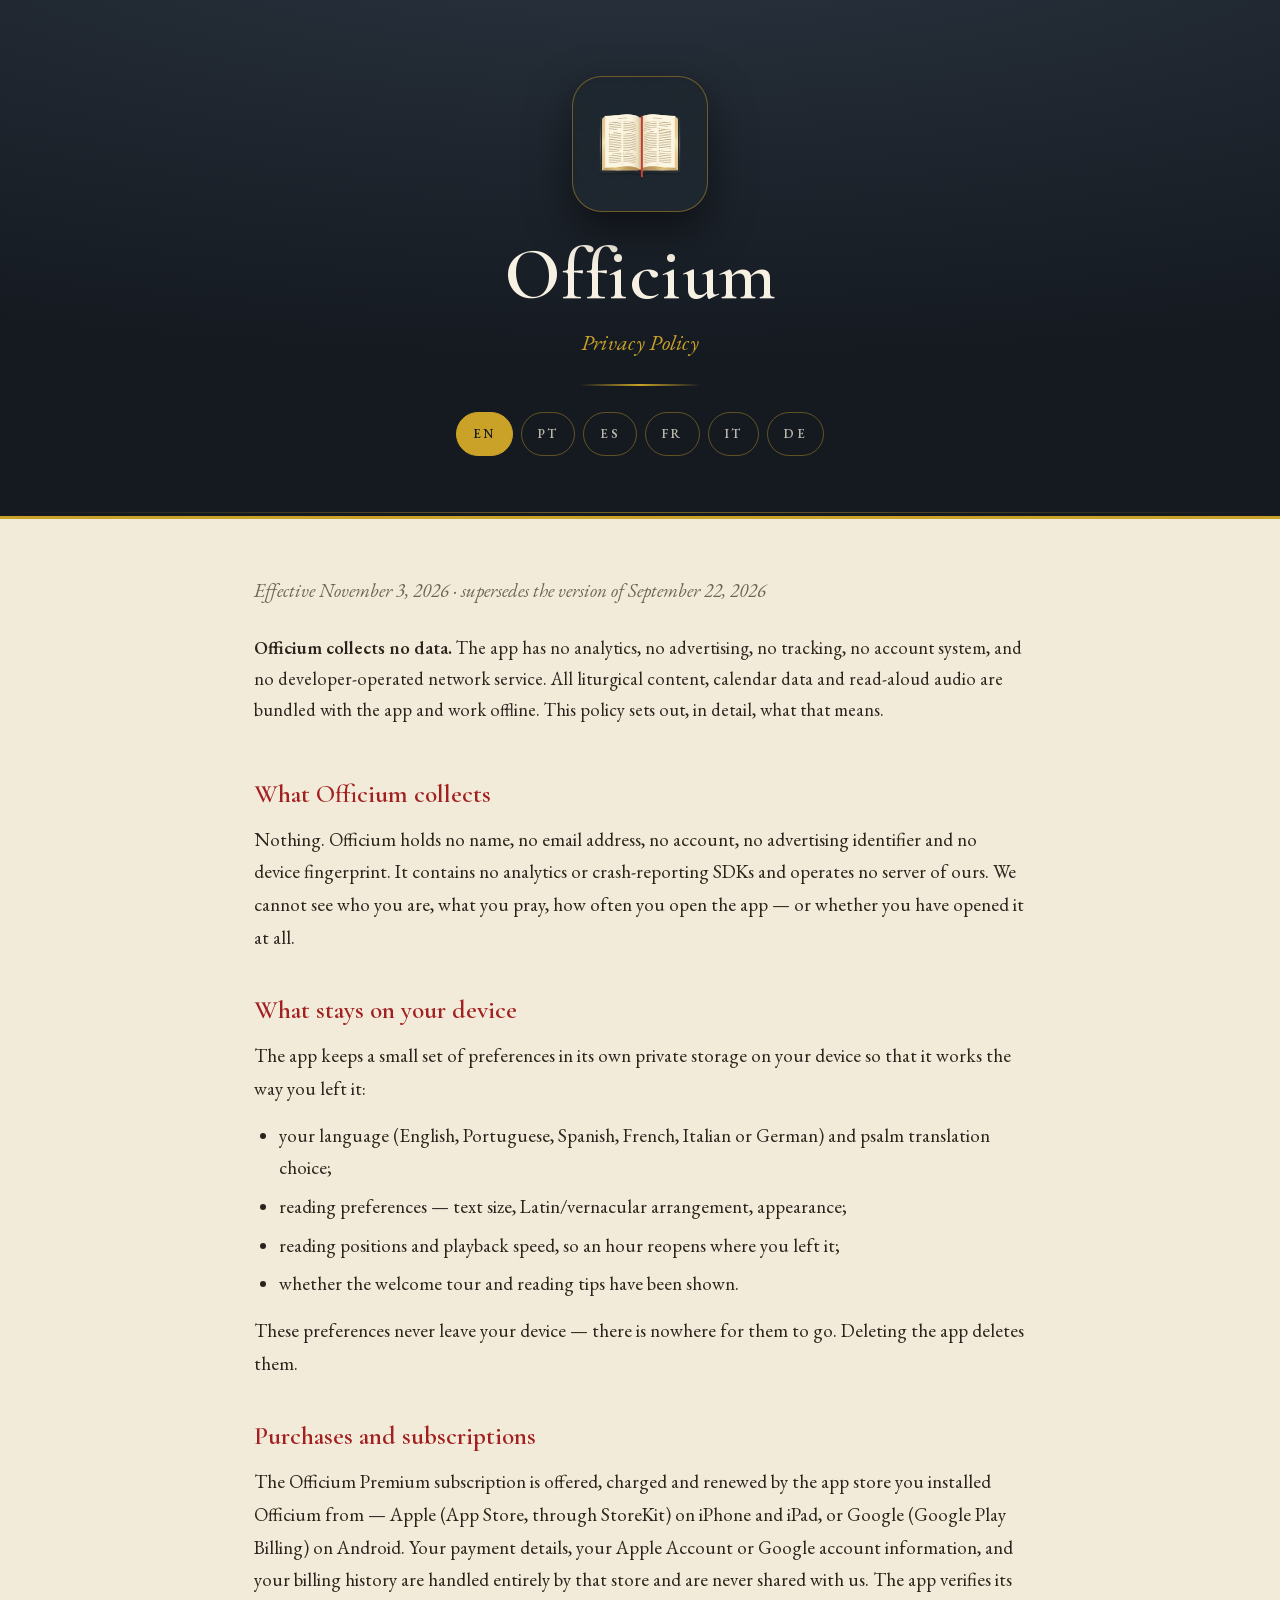
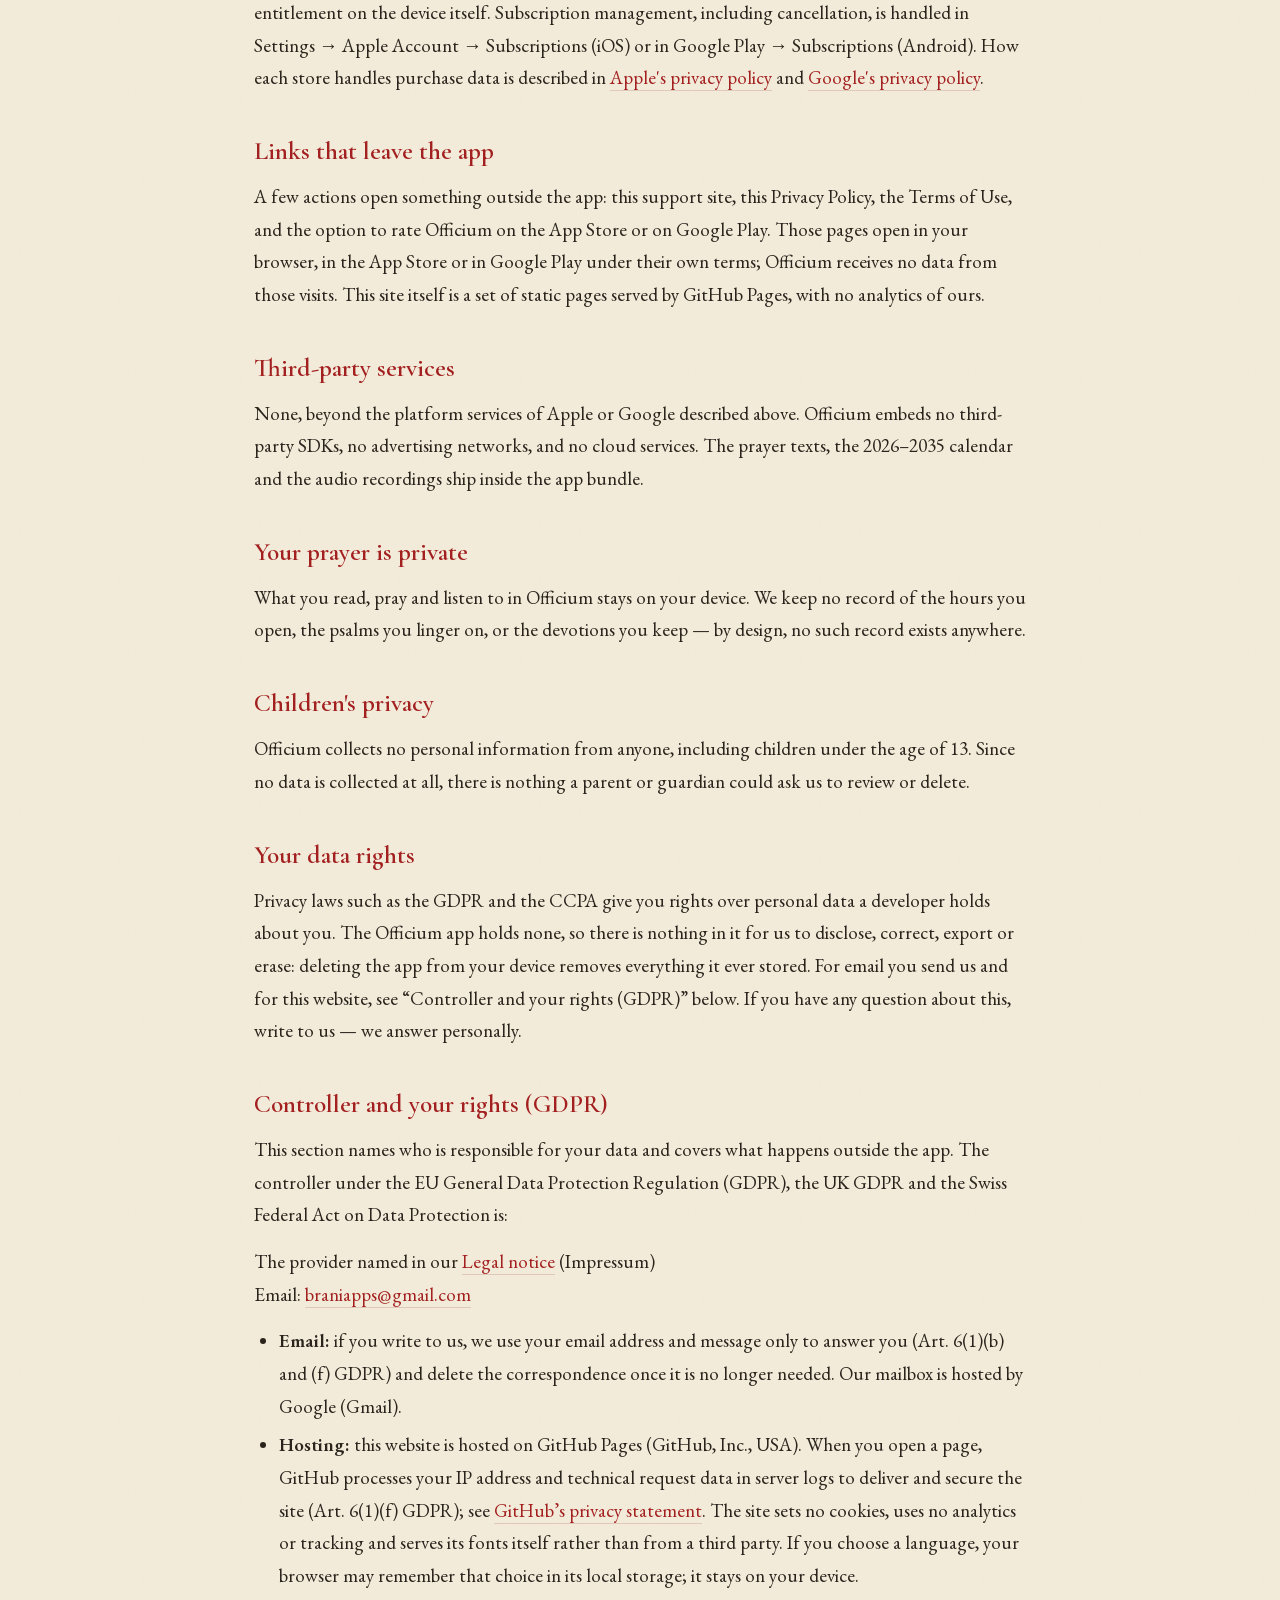
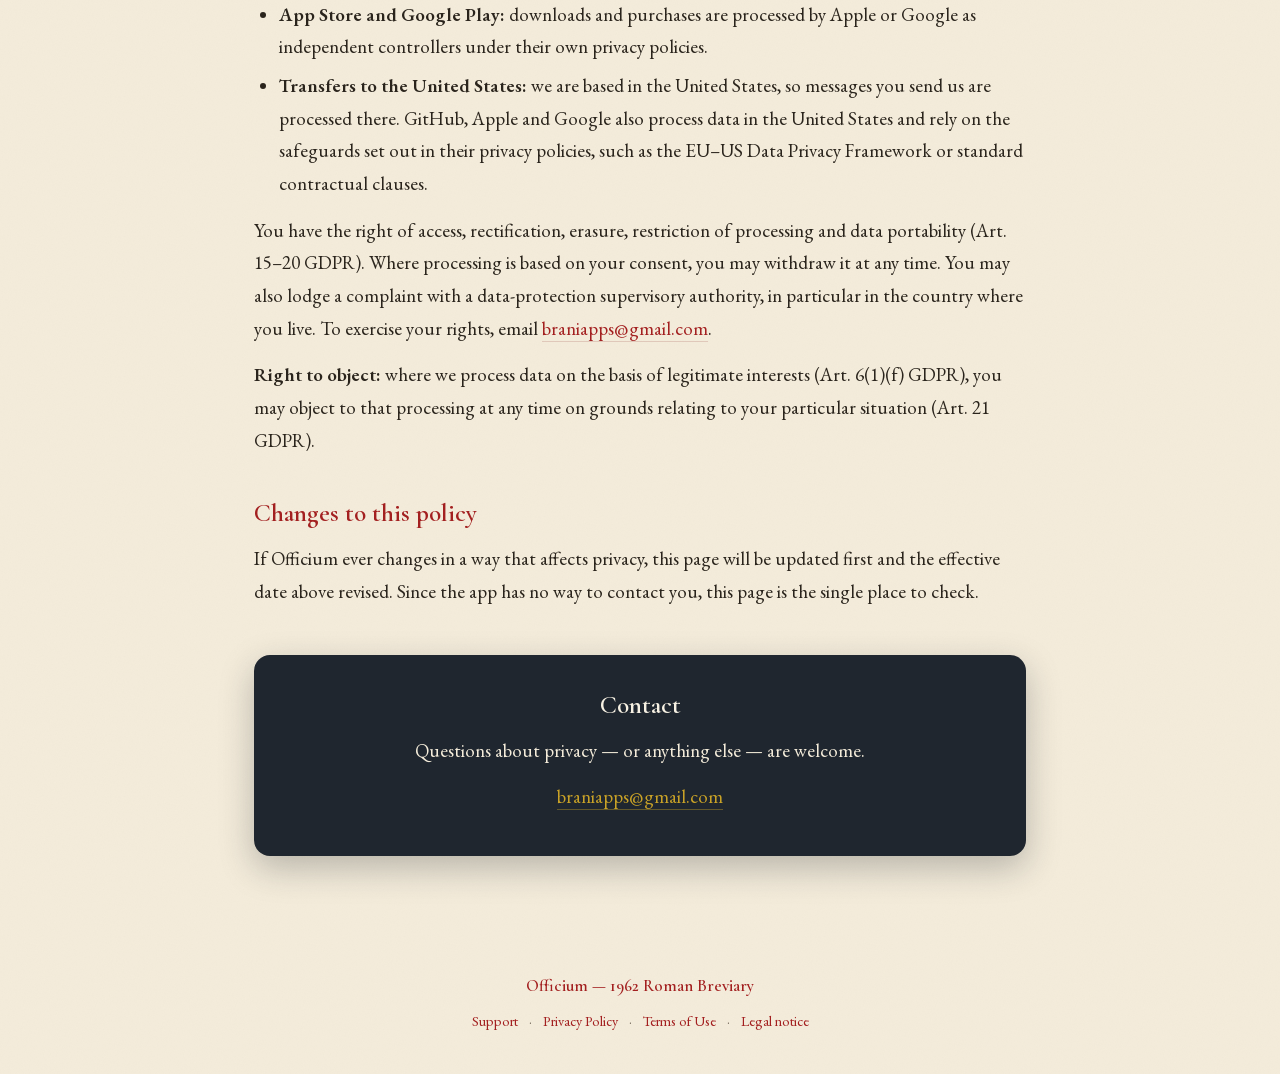
<file: privacy.html>
<!DOCTYPE html>
<html lang="en">
<head>
<meta charset="UTF-8">
<meta name="viewport" content="width=device-width, initial-scale=1.0">
<title data-i18n-en="Privacy Policy — Officium" data-i18n-pt="Política de Privacidade — Officium" data-i18n-es="Política de Privacidad — Officium" data-i18n-fr="Politique de confidentialité — Officium" data-i18n-it="Informativa sulla privacy — Officium" data-i18n-de="Datenschutzerklärung – Officium">Privacy Policy — Officium</title>
<meta name="description"
      content="Officium collects no data: no accounts, no analytics, no tracking, no developer server. The full policy in English, Portuguese, Spanish, French, Italian and German."
      data-i18n-content-en="Officium collects no data: no accounts, no analytics, no tracking, no developer server. The full policy in English, Portuguese, Spanish, French, Italian and German."
      data-i18n-content-pt="O Officium não coleta dados: sem contas, análise de uso, rastreamento ou servidor do desenvolvedor. Política completa em inglês, português, espanhol, francês, italiano e alemão."
      data-i18n-content-es="Officium no recopila datos: sin cuentas, analítica, rastreo ni servidor del desarrollador. Política completa en inglés, portugués, español, francés, italiano y alemán."
      data-i18n-content-fr="Officium ne collecte aucune donnée : ni compte, ni outil d’analyse, ni pistage, ni serveur du développeur. La politique complète en anglais, portugais, espagnol, français, italien et allemand."
      data-i18n-content-it="Officium non raccoglie dati: nessun account, nessuna analisi, nessun tracciamento, nessun server dello sviluppatore. L’informativa completa in inglese, portoghese, spagnolo, francese, italiano e tedesco."
      data-i18n-content-de="Officium erhebt keine Daten: kein Konto, keine Analyse, kein Tracking, kein Server des Entwicklers. Die vollständige Erklärung auf Englisch, Portugiesisch, Spanisch, Französisch, Italienisch und Deutsch.">
<link rel="icon" href="app-icon.png">
<link rel="stylesheet" href="style.css">
<script src="site.js" defer></script>
</head>
<body>

<!-- Chrome: lives outside every [data-lang] section, so its text is swapped by
     site.js from the data-i18n-* attributes rather than by duplication. The
     tab labels stay untranslated: a language's own endonym is correct in every
     locale. -->
<header class="hero">
  <div class="crest" role="img" aria-label="Officium app icon"
       data-i18n-aria-en="Officium app icon"
       data-i18n-aria-pt="Ícone do aplicativo Officium"
       data-i18n-aria-es="Ícono de la aplicación Officium"
       data-i18n-aria-fr="Icône de l’application Officium"
       data-i18n-aria-it="Icona dell’app Officium"
       data-i18n-aria-de="App-Symbol von Officium"></div>
  <div class="wordmark">Officium</div>
  <p class="sub" data-i18n-en="Privacy Policy"
     data-i18n-pt="Política de Privacidade"
     data-i18n-es="Política de Privacidad"
     data-i18n-fr="Politique de confidentialité"
     data-i18n-it="Informativa sulla privacy"
     data-i18n-de="Datenschutzerklärung">Privacy Policy</p>
  <div class="rule"></div>
  <div class="langtabs" role="tablist" aria-label="Language"
       data-i18n-aria-en="Language" data-i18n-aria-pt="Idioma" data-i18n-aria-es="Idioma" data-i18n-aria-fr="Langue" data-i18n-aria-it="Lingua" data-i18n-aria-de="Sprache">
    <button type="button" role="tab" class="langtab" data-lang-target="en" aria-label="English">EN</button>
    <button type="button" role="tab" class="langtab" data-lang-target="pt" aria-label="Português">PT</button>
    <button type="button" role="tab" class="langtab" data-lang-target="es" aria-label="Español">ES</button>
    <button type="button" role="tab" class="langtab" data-lang-target="fr" aria-label="Français">FR</button>
    <button type="button" role="tab" class="langtab" data-lang-target="it" aria-label="Italiano">IT</button>
    <button type="button" role="tab" class="langtab" data-lang-target="de" aria-label="Deutsch">DE</button>
  </div>
</header>

<main>

  <!-- ============================================================ ENGLISH ==
       site.js stamps role="tabpanel" and aria-hidden on this element; never
       hand-author those. The ids en / pt / es / fr / it / de are the deep-link anchors the
       iOS and Android apps use (privacy.html#pt, privacy.html#fr). Portuguese, Spanish, French,
       Italian and German are exact structural copies of this block with the copy swapped. -->
  <section data-lang="en" id="en" lang="en" aria-label="English">

    <p class="tag">Effective November 3, 2026 · supersedes the version of September 22, 2026</p>

    <section>
      <p class="lede"><b>Officium collects no data.</b> The app has no analytics, no
      advertising, no tracking, no account system, and no developer-operated network
      service. All liturgical content, calendar data and read-aloud audio are bundled with
      the app and work offline. This policy sets out, in detail, what that means.</p>
    </section>

    <section class="legal">

      <h2>What Officium collects</h2>
      <p>Nothing. Officium holds no name, no email address, no account, no advertising
      identifier and no device fingerprint. It contains no analytics or crash-reporting
      SDKs and operates no server of ours. We cannot see who you are, what you pray, how
      often you open the app — or whether you have opened it at all.</p>

      <h2>What stays on your device</h2>
      <p>The app keeps a small set of preferences in its own private storage on your
      device so that it works the way you left it:</p>
      <ul>
        <li>your language (English, Portuguese, Spanish, French, Italian or German) and psalm translation choice;</li>
        <li>reading preferences — text size, Latin/vernacular arrangement, appearance;</li>
        <li>reading positions and playback speed, so an hour reopens where you left it;</li>
        <li>whether the welcome tour and reading tips have been shown.</li>
      </ul>
      <p>These preferences never leave your device — there is nowhere for them to go.
      Deleting the app deletes them.</p>

      <h2>Purchases and subscriptions</h2>
      <p>The Officium Premium subscription is offered, charged and renewed by the app store
      you installed Officium from — Apple (App Store, through StoreKit) on iPhone and iPad,
      or Google (Google Play Billing) on Android. Your payment details, your Apple Account
      or Google account information, and your billing history are handled entirely by that
      store and are never shared with us. The app verifies its entitlement on the device
      itself. Subscription management, including cancellation, is handled in Settings →
      Apple Account → Subscriptions (iOS) or in Google Play → Subscriptions (Android). How
      each store handles purchase data is described in
      <a href="https://www.apple.com/legal/privacy/">Apple's privacy policy</a> and
      <a href="https://policies.google.com/privacy">Google's privacy policy</a>.</p>

      <h2>Links that leave the app</h2>
      <p>A few actions open something outside the app: this support site, this Privacy
      Policy, the Terms of Use, and the option to rate Officium on the App Store or on
      Google Play. Those pages open in your browser, in the App Store or in Google Play
      under their own terms; Officium receives no data from those visits. This site itself
      is a set of static pages served by GitHub Pages, with no analytics of ours.</p>

      <h2>Third-party services</h2>
      <p>None, beyond the platform services of Apple or Google described above. Officium
      embeds no third-party SDKs, no advertising networks, and no cloud services. The prayer
      texts, the 2026–2035 calendar and the audio recordings ship inside the app bundle.</p>

      <h2>Your prayer is private</h2>
      <p>What you read, pray and listen to in Officium stays on your device. We keep no
      record of the hours you open, the psalms you linger on, or the devotions you keep —
      by design, no such record exists anywhere.</p>

      <h2>Children's privacy</h2>
      <p>Officium collects no personal information from anyone, including children under
      the age of 13. Since no data is collected at all, there is nothing a parent or
      guardian could ask us to review or delete.</p>

      <h2>Your data rights</h2>
      <p>Privacy laws such as the GDPR and the CCPA give you rights over personal data a
      developer holds about you. The Officium app holds none, so there is nothing in it for us to disclose, correct, export or erase: deleting the app from your device removes everything it ever stored. For email you send us and for this website, see “Controller and your rights (GDPR)” below. If you have any question about this, write to us — we
      answer personally.</p>

      <h2 id="controller">Controller and your rights (GDPR)</h2>
      <p>This section names who is responsible for your data and covers what happens outside the app. The controller under the EU General Data Protection Regulation (GDPR), the UK GDPR and the Swiss Federal Act on Data Protection is:</p>
      <p>The provider named in our <a href="impressum.html">Legal notice</a> (Impressum)<br>Email: <a href="mailto:braniapps@gmail.com">braniapps@gmail.com</a></p>
      <ul>
      <li><strong>Email:</strong> if you write to us, we use your email address and message only to answer you (Art. 6(1)(b) and (f) GDPR) and delete the correspondence once it is no longer needed. Our mailbox is hosted by Google (Gmail).</li>
      <li><strong>Hosting:</strong> this website is hosted on GitHub Pages (GitHub, Inc., USA). When you open a page, GitHub processes your IP address and technical request data in server logs to deliver and secure the site (Art. 6(1)(f) GDPR); see <a href="https://docs.github.com/en/site-policy/privacy-policies/github-general-privacy-statement">GitHub’s privacy statement</a>. The site sets no cookies, uses no analytics or tracking and serves its fonts itself rather than from a third party. If you choose a language, your browser may remember that choice in its local storage; it stays on your device.</li>
      <li><strong>App Store and Google Play:</strong> downloads and purchases are processed by Apple or Google as independent controllers under their own privacy policies.</li>
      <li><strong>Transfers to the United States:</strong> we are based in the United States, so messages you send us are processed there. GitHub, Apple and Google also process data in the United States and rely on the safeguards set out in their privacy policies, such as the EU–US Data Privacy Framework or standard contractual clauses.</li>
      </ul>
      <p>You have the right of access, rectification, erasure, restriction of processing and data portability (Art. 15–20 GDPR). Where processing is based on your consent, you may withdraw it at any time. You may also lodge a complaint with a data-protection supervisory authority, in particular in the country where you live. To exercise your rights, email <a href="mailto:braniapps@gmail.com">braniapps@gmail.com</a>.</p>
      <p><strong>Right to object:</strong> where we process data on the basis of legitimate interests (Art. 6(1)(f) GDPR), you may object to that processing at any time on grounds relating to your particular situation (Art. 21 GDPR).</p>

      <h2>Changes to this policy</h2>
      <p>If Officium ever changes in a way that affects privacy, this page will be updated
      first and the effective date above revised. Since the app has no way to contact
      you, this page is the single place to check.</p>

    </section>

    <section class="contact">
      <h2>Contact</h2>
      <p>Questions about privacy — or anything else — are welcome.</p>
      <p><a href="mailto:braniapps@gmail.com">braniapps@gmail.com</a></p>
    </section>

  </section>

  <!-- ========================================================== PORTUGUÊS == -->
  <section data-lang="pt" id="pt" lang="pt-BR" aria-label="Português">

    <p class="tag">Em vigor desde 3 de novembro de 2026 · substitui a versão de 22 de setembro de 2026</p>

    <section>
      <p class="lede"><b>O Officium não coleta nenhum dado.</b> O aplicativo não tem
      análises de uso, publicidade, rastreamento, sistema de contas nem serviço de rede
      operado pelo desenvolvedor. Todo o conteúdo litúrgico, os dados do calendário e o
      áudio de leitura em voz alta vêm incluídos no aplicativo e funcionam offline. Esta
      política explica, em detalhe, o que isso significa.</p>
    </section>

    <section class="legal">

      <h2>O que o Officium coleta</h2>
      <p>Nada. O Officium não guarda nome, endereço de e-mail, conta, identificador de
      publicidade nem impressão digital do dispositivo. Não contém SDKs de análise ou de
      relatório de falhas e não opera nenhum servidor nosso. Não temos como saber quem
      você é, o que você reza, com que frequência abre o aplicativo — nem se chegou a
      abri-lo.</p>

      <h2>O que fica no seu dispositivo</h2>
      <p>O aplicativo guarda um pequeno conjunto de preferências no seu próprio
      armazenamento privado, no seu dispositivo, para funcionar do jeito que você
      deixou:</p>
      <ul>
        <li>seu idioma (inglês, português, espanhol, francês, italiano ou alemão) e a escolha de tradução dos salmos;</li>
        <li>preferências de leitura — tamanho do texto, disposição latim/vernáculo, aparência;</li>
        <li>posições de leitura e velocidade de reprodução, para cada hora reabrir onde você parou;</li>
        <li>se o tour de boas-vindas e as dicas de leitura já foram mostrados.</li>
      </ul>
      <p>Essas preferências nunca saem do seu dispositivo — não há para onde ir. Excluir
      o aplicativo as apaga.</p>

      <h2>Compras e assinaturas</h2>
      <p>A assinatura Officium Premium é oferecida, cobrada e renovada pela loja de onde
      você instalou o Officium — Apple (App Store, por meio do StoreKit) no iPhone e iPad,
      ou Google (Google Play Faturamento) no Android. Seus dados de pagamento, as
      informações da sua Conta Apple ou da sua conta Google e o histórico de cobrança são
      tratados inteiramente por essa loja e nunca são compartilhados conosco. O aplicativo
      verifica o direito de acesso no próprio dispositivo. O gerenciamento da assinatura,
      inclusive o cancelamento, é feito em Ajustes → Conta Apple → Assinaturas (iOS) ou em
      Google Play → Assinaturas (Android). O tratamento dos dados de compra por cada loja
      está descrito na
      <a href="https://www.apple.com/legal/privacy/">política de privacidade da Apple</a>
      e na <a href="https://policies.google.com/privacy">política de privacidade do
      Google</a>.</p>

      <h2>Links que saem do aplicativo</h2>
      <p>Algumas ações abrem algo fora do aplicativo: este site de suporte, esta Política
      de Privacidade, os Termos de Uso e a opção de avaliar o Officium na App Store ou no
      Google Play. Essas páginas abrem no seu navegador, na App Store ou no Google Play,
      sob os termos próprios delas; o Officium não recebe nenhum dado dessas visitas. Este
      site é um conjunto de páginas estáticas servidas pelo GitHub Pages, sem análises
      nossas.</p>

      <h2>Serviços de terceiros</h2>
      <p>Nenhum, além dos serviços de plataforma da Apple ou do Google descritos acima. O
      Officium não incorpora SDKs de terceiros, redes de publicidade nem serviços de
      nuvem. Os textos de oração, o calendário de 2026–2035 e as gravações de áudio vêm
      dentro do pacote do aplicativo.</p>

      <h2>Sua oração é privada</h2>
      <p>O que você lê, reza e ouve no Officium fica no seu dispositivo. Não guardamos
      registro das horas que você abre, dos salmos em que se demora, das devoções que
      mantém — por construção, esse registro não existe em lugar nenhum.</p>

      <h2>Privacidade infantil</h2>
      <p>O Officium não coleta informações pessoais de ninguém, inclusive de crianças
      menores de 13 anos. Como nenhum dado é coletado, não há nada que um pai, mãe ou
      responsável pudesse nos pedir para revisar ou apagar.</p>

      <h2>Seus direitos sobre os dados</h2>
      <p>Leis de privacidade como a LGPD, o GDPR e a CCPA garantem direitos sobre os
      dados pessoais que um desenvolvedor guarda sobre você. O aplicativo Officium não guarda nenhum; portanto, não há nele nada que possamos divulgar, corrigir, exportar ou apagar: excluir o aplicativo do seu dispositivo remove tudo o que ele já armazenou. Para os e-mails que você nos enviar e para este site, veja “Responsável pelo tratamento e seus direitos (RGPD)” abaixo. Em caso
      de dúvida, escreva para nós — respondemos pessoalmente.</p>

      <h2 id="controlador">Responsável pelo tratamento e seus direitos (RGPD)</h2>
      <p>Esta seção informa quem é responsável pelos seus dados e descreve o que acontece fora do app. O responsável pelo tratamento, nos termos do Regulamento Geral sobre a Proteção de Dados da União Europeia (RGPD), do UK GDPR e da lei suíça de proteção de dados, é:</p>
      <p>O provedor identificado no nosso <a href="impressum.html">Aviso legal</a> (Impressum)<br>E-mail: <a href="mailto:braniapps@gmail.com">braniapps@gmail.com</a></p>
      <ul>
      <li><strong>E-mail:</strong> se você nos escrever, usamos seu endereço de e-mail e sua mensagem apenas para responder (art. 6(1)(b) e (f) do RGPD) e apagamos a correspondência quando ela não for mais necessária. Nossa caixa de e-mail é hospedada pelo Google (Gmail).</li>
      <li><strong>Hospedagem:</strong> este site é hospedado no GitHub Pages (GitHub, Inc., EUA). Quando você abre uma página, o GitHub processa seu endereço IP e dados técnicos da requisição em registros do servidor para entregar e proteger o site (art. 6(1)(f) do RGPD); veja a <a href="https://docs.github.com/en/site-policy/privacy-policies/github-general-privacy-statement">declaração de privacidade do GitHub</a>. O site não usa cookies nem ferramentas de análise ou rastreamento e serve as próprias fontes, sem recorrer a terceiros. Se você escolher um idioma, o navegador pode guardar essa escolha no armazenamento local (local storage); ela fica no seu dispositivo.</li>
      <li><strong>App Store e Google Play:</strong> downloads e compras são processados pela Apple ou pelo Google como responsáveis independentes pelo tratamento, segundo as próprias políticas de privacidade.</li>
      <li><strong>Transferências para os Estados Unidos:</strong> estamos sediados nos Estados Unidos, por isso as mensagens que você nos envia são processadas lá. O GitHub, a Apple e o Google também processam dados nos Estados Unidos e se baseiam nas garantias descritas em suas políticas de privacidade, como o EU–US Data Privacy Framework ou cláusulas contratuais-padrão.</li>
      </ul>
      <p>Você tem direito de acesso, retificação, apagamento, limitação do tratamento e portabilidade dos dados (arts. 15 a 20 do RGPD). Quando o tratamento se basear no seu consentimento, você pode retirá-lo a qualquer momento. Você também pode apresentar uma reclamação a uma autoridade de controle de proteção de dados, em especial no país onde mora. Para exercer seus direitos, escreva para <a href="mailto:braniapps@gmail.com">braniapps@gmail.com</a>.</p>
      <p><strong>Direito de oposição:</strong> quando tratamos dados com base em interesses legítimos (art. 6(1)(f) do RGPD), você pode se opor a esse tratamento a qualquer momento, por motivos relacionados à sua situação particular (art. 21 do RGPD).</p>

      <h2>Alterações desta política</h2>
      <p>Se o Officium algum dia mudar de um modo que afete a privacidade, esta página
      será atualizada primeiro, com revisão da data de vigência acima. Como o aplicativo
      não tem meio de entrar em contato com você, esta página é o único lugar a
      verificar.</p>

    </section>

    <section class="contact">
      <h2>Contato</h2>
      <p>Perguntas sobre privacidade — ou sobre qualquer outro assunto — são
      bem-vindas.</p>
      <p><a href="mailto:braniapps@gmail.com">braniapps@gmail.com</a></p>
    </section>

  </section>

  <!-- ============================================================ ESPAÑOL == -->
  <section data-lang="es" id="es" lang="es-419" aria-label="Español">

    <p class="tag">Vigente desde el 3 de noviembre de 2026 · reemplaza la versión del 22 de septiembre de 2026</p>

    <section>
      <p class="lede"><b>Officium no recopila ningún dato.</b> La aplicación no tiene
      analítica, publicidad, rastreo, sistema de cuentas ni servicio de red operado por
      el desarrollador. Todo el contenido litúrgico, los datos del calendario y el audio
      de lectura en voz alta vienen incluidos en la aplicación y funcionan sin conexión.
      Esta política explica, en detalle, qué significa eso.</p>
    </section>

    <section class="legal">

      <h2>Qué recopila Officium</h2>
      <p>Nada. Officium no guarda nombre, dirección de correo, cuenta, identificador de
      publicidad ni huella del dispositivo. No contiene SDKs de analítica ni de informes
      de fallos y no opera ningún servidor nuestro. No tenemos manera de saber quién es
      usted, qué reza, con qué frecuencia abre la aplicación — ni si llegó a abrirla.</p>

      <h2>Qué permanece en su dispositivo</h2>
      <p>La aplicación guarda un pequeño conjunto de preferencias en su propio
      almacenamiento privado, en su dispositivo, para funcionar tal como usted la
      dejó:</p>
      <ul>
        <li>su idioma (inglés, portugués, español, francés, italiano o alemán) y la elección de traducción de los salmos;</li>
        <li>preferencias de lectura — tamaño del texto, disposición latín/vernáculo, apariencia;</li>
        <li>posiciones de lectura y velocidad de reproducción, para que cada hora se reabra donde la dejó;</li>
        <li>si el recorrido de bienvenida y los consejos de lectura ya se mostraron.</li>
      </ul>
      <p>Esas preferencias nunca salen de su dispositivo — no hay adónde ir. Eliminar la
      aplicación las borra.</p>

      <h2>Compras y suscripciones</h2>
      <p>La suscripción Officium Premium la ofrece, cobra y renueva la tienda desde la que
      instaló Officium — Apple (App Store, mediante StoreKit) en iPhone y iPad, o Google
      (Facturación de Google Play) en Android. Sus datos de pago, la información de su
      Cuenta de Apple o de su cuenta de Google y el historial de cobros los maneja
      íntegramente esa tienda y nunca se comparten con nosotros. La aplicación verifica el
      derecho de acceso en el propio dispositivo. La gestión de la suscripción, incluida la
      cancelación, se realiza en Configuración → Cuenta de Apple → Suscripciones (iOS) o en
      Google Play → Suscripciones (Android). El tratamiento de los datos de compra por cada
      tienda se describe en la
      <a href="https://www.apple.com/legal/privacy/">política de privacidad de Apple</a> y
      en la <a href="https://policies.google.com/privacy">política de privacidad de
      Google</a>.</p>

      <h2>Enlaces que salen de la aplicación</h2>
      <p>Algunas acciones abren algo fuera de la aplicación: este sitio de soporte, esta
      Política de Privacidad, los Términos de Uso y la opción de calificar Officium en el
      App Store o en Google Play. Esas páginas se abren en su navegador, en el App Store o
      en Google Play, bajo sus propios términos; Officium no recibe ningún dato de esas
      visitas. Este sitio es un conjunto de páginas estáticas servidas por GitHub Pages,
      sin analítica nuestra.</p>

      <h2>Servicios de terceros</h2>
      <p>Ninguno, más allá de los servicios de plataforma de Apple o de Google descritos
      arriba. Officium no incorpora SDKs de terceros, redes de publicidad ni servicios en
      la nube. Los textos de oración, el calendario de 2026–2035 y las grabaciones de
      audio vienen dentro del paquete de la aplicación.</p>

      <h2>Su oración es privada</h2>
      <p>Lo que usted lee, reza y escucha en Officium permanece en su dispositivo. No
      guardamos registro de las horas que abre, de los salmos en que se detiene, de las
      devociones que mantiene — por diseño, ese registro no existe en ninguna parte.</p>

      <h2>Privacidad de los niños</h2>
      <p>Officium no recopila información personal de nadie, incluidos los niños menores
      de 13 años. Como no se recopila ningún dato, no hay nada que un padre, madre o
      tutor pudiera pedirnos revisar o eliminar.</p>

      <h2>Sus derechos sobre los datos</h2>
      <p>Leyes de privacidad como el GDPR y la CCPA le otorgan derechos sobre los datos
      personales que un desarrollador guarde sobre usted. La aplicación Officium no guarda ninguno; por lo tanto, no hay en ella nada que podamos divulgar, corregir, exportar ni borrar: eliminar la aplicación de su dispositivo remueve todo lo que alguna vez almacenó. Para los correos que nos envíe y para este sitio, consulte «Responsable del tratamiento y sus derechos (RGPD)» más abajo. Ante
      cualquier duda, escríbanos — respondemos personalmente.</p>

      <h2 id="responsable">Responsable del tratamiento y sus derechos (RGPD)</h2>
      <p>Esta sección indica quién es responsable de sus datos y describe lo que ocurre fuera de la app. El responsable del tratamiento conforme al Reglamento General de Protección de Datos de la UE (RGPD), el UK GDPR y la ley suiza de protección de datos es:</p>
      <p>El proveedor identificado en nuestro <a href="impressum.html">Aviso legal</a> (Impressum)<br>Correo electrónico: <a href="mailto:braniapps@gmail.com">braniapps@gmail.com</a></p>
      <ul>
      <li><strong>Correo electrónico:</strong> si nos escribe, usamos su dirección de correo y su mensaje solo para responderle (art. 6.1.b) y f) del RGPD) y borramos la correspondencia cuando ya no sea necesaria. Nuestro buzón de correo está alojado en Google (Gmail).</li>
      <li><strong>Alojamiento:</strong> este sitio está alojado en GitHub Pages (GitHub, Inc., EE. UU.). Cuando abre una página, GitHub trata su dirección IP y datos técnicos de la solicitud en registros del servidor para entregar y proteger el sitio (art. 6.1.f) del RGPD); consulte la <a href="https://docs.github.com/en/site-policy/privacy-policies/github-general-privacy-statement">declaración de privacidad de GitHub</a>. El sitio no usa cookies ni herramientas de análisis o seguimiento, y sirve sus propias fuentes en lugar de cargarlas desde terceros. Si elige un idioma, el navegador puede recordar esa elección en su almacenamiento local (local storage), que permanece en su dispositivo.</li>
      <li><strong>App Store y Google Play:</strong> Apple o Google tratan los datos de descargas y compras como responsables independientes del tratamiento, conforme a sus propias políticas de privacidad.</li>
      <li><strong>Transferencias a Estados Unidos:</strong> estamos establecidos en Estados Unidos, por lo que los mensajes que nos envía se tratan allí. GitHub, Apple y Google también tratan datos en Estados Unidos y se basan en las garantías descritas en sus políticas de privacidad, como el Marco de Privacidad de Datos UE-EE. UU. o las cláusulas contractuales tipo.</li>
      </ul>
      <p>Tiene derecho de acceso, rectificación, supresión, limitación del tratamiento y portabilidad de los datos (arts. 15 a 20 del RGPD). Cuando el tratamiento se base en su consentimiento, puede retirarlo en cualquier momento. También puede presentar una reclamación ante una autoridad de control de protección de datos, en particular en el país donde reside. Para ejercer sus derechos, escriba a <a href="mailto:braniapps@gmail.com">braniapps@gmail.com</a>.</p>
      <p><strong>Derecho de oposición:</strong> cuando tratamos datos sobre la base de nuestro interés legítimo (art. 6.1.f) del RGPD), puede oponerse a ese tratamiento en cualquier momento por motivos relacionados con su situación particular (art. 21 del RGPD).</p>

      <h2>Cambios en esta política</h2>
      <p>Si Officium alguna vez cambia de un modo que afecte la privacidad, esta página
      se actualizará primero, con revisión de la fecha de vigencia indicada arriba. Como
      la aplicación no tiene manera de contactarlo, esta página es el único lugar que
      conviene revisar.</p>

    </section>

    <section class="contact">
      <h2>Contacto</h2>
      <p>Las preguntas sobre privacidad — o sobre cualquier otro tema — son
      bienvenidas.</p>
      <p><a href="mailto:braniapps@gmail.com">braniapps@gmail.com</a></p>
    </section>

  </section>

  <!-- ============================================================ FRANÇAIS == -->
  <section data-lang="fr" id="fr" lang="fr" aria-label="Français">

    <p class="tag">En vigueur depuis le 3 novembre 2026 · remplace la version du 22 septembre 2026</p>

    <section>
      <p class="lede"><b>Officium ne collecte aucune donnée.</b> L’application n’a ni
      outil d’analyse, ni publicité, ni pistage, ni système de compte, ni service réseau
      exploité par le développeur. Tout le contenu liturgique, les données du calendrier
      et l’audio de lecture à voix haute sont inclus dans l’application et fonctionnent
      hors ligne. Cette politique expose en détail ce que cela signifie.</p>
    </section>

    <section class="legal">

      <h2>Ce qu’Officium collecte</h2>
      <p>Rien. Officium ne conserve aucun nom, aucune adresse e-mail, aucun compte, aucun
      identifiant publicitaire ni aucune empreinte de l’appareil. Il ne contient aucun SDK
      d’analyse ni de rapport de plantage et n’exploite aucun serveur à nous. Nous ne
      pouvons pas savoir qui vous êtes, ce que vous priez, à quelle fréquence vous ouvrez
      l’application — ni même si vous l’avez jamais ouverte.</p>

      <h2>Ce qui reste sur votre appareil</h2>
      <p>L’application conserve un petit ensemble de préférences dans son propre stockage
      privé sur votre appareil, afin de fonctionner comme vous l’avez laissée :</p>
      <ul>
        <li>votre langue (anglais, portugais, espagnol, français, italien ou allemand) et le choix de la traduction des psaumes ;</li>
        <li>les préférences de lecture — taille du texte, disposition du latin et de la langue vernaculaire, apparence ;</li>
        <li>les positions de lecture et la vitesse de l’audio, pour qu’une heure se rouvre là où vous l’avez laissée ;</li>
        <li>l’affichage déjà fait ou non de la présentation d’accueil et des conseils de lecture.</li>
      </ul>
      <p>Ces préférences ne quittent jamais votre appareil — elles n’ont nulle part où
      aller. Supprimer l’application les supprime.</p>

      <h2>Achats et abonnements</h2>
      <p>L’abonnement Officium Premium est proposé, facturé et renouvelé par la boutique
      d’applications depuis laquelle vous avez installé Officium — Apple (App Store, via
      StoreKit) sur iPhone et iPad, ou Google (Google Play Billing) sur Android. Vos
      coordonnées de paiement, les informations de votre compte Apple ou Google et votre
      historique de facturation sont entièrement gérés par cette boutique et ne nous sont
      jamais communiqués. L’application vérifie ses droits d’accès sur l’appareil
      lui-même. La gestion de l’abonnement, y compris la résiliation, se fait dans
      Réglages → Compte Apple → Abonnements (iOS) ou dans Google Play → Abonnements
      (Android). La manière dont chaque boutique traite les données d’achat est décrite
      dans <a href="https://www.apple.com/legal/privacy/">la politique de confidentialité
      d’Apple</a> et <a href="https://policies.google.com/privacy">la politique de
      confidentialité de Google</a>.</p>

      <h2>Liens qui sortent de l’application</h2>
      <p>Quelques actions ouvrent quelque chose hors de l’application : ce site
      d’assistance, cette politique de confidentialité, les conditions d’utilisation et
      la possibilité d’évaluer Officium sur l’App Store ou sur Google Play. Ces pages
      s’ouvrent dans votre navigateur, dans l’App Store ou dans Google Play, selon leurs
      propres conditions ; Officium ne reçoit aucune donnée de ces visites. Ce site
      lui-même est un ensemble de pages statiques servies par GitHub Pages, sans aucun
      outil d’analyse de notre part.</p>

      <h2>Services tiers</h2>
      <p>Aucun, en dehors des services de plateforme d’Apple ou de Google décrits
      ci-dessus. Officium n’intègre aucun SDK tiers, aucun réseau publicitaire ni aucun
      service cloud. Les textes de prière, le calendrier 2026–2035 et les enregistrements
      audio sont livrés dans l’application elle-même.</p>

      <h2>Votre prière reste privée</h2>
      <p>Ce que vous lisez, priez et écoutez dans Officium reste sur votre appareil. Nous
      ne gardons aucune trace des heures que vous ouvrez, des psaumes sur lesquels vous
      vous attardez ni des dévotions que vous pratiquez — par conception, aucune trace de
      ce genre n’existe nulle part.</p>

      <h2>Confidentialité des enfants</h2>
      <p>Officium ne collecte aucune information personnelle auprès de quiconque, y
      compris des enfants de moins de 13 ans. Aucune donnée n’étant collectée, il
      n’y a rien qu’un parent ou un tuteur puisse nous demander d’examiner ou de
      supprimer.</p>

      <h2>Vos droits sur vos données</h2>
      <p>Les lois sur la protection des données, comme le RGPD et le CCPA, vous donnent
      des droits sur les données personnelles qu’un développeur détient à votre sujet.
      L’application Officium n’en détient aucune, si bien qu’elle ne nous laisse rien à communiquer, corriger, exporter ou effacer : supprimer l’application de votre appareil efface tout ce qu’elle a jamais enregistré. Pour les e-mails que vous nous envoyez et pour ce site, voir « Responsable du traitement et vos droits (RGPD) » ci-dessous. Pour toute question à ce sujet, écrivez-nous — nous
      répondons personnellement.</p>

      <h2 id="responsable-du-traitement">Responsable du traitement et vos droits (RGPD)</h2>
      <p>Cette section indique qui est responsable de vos données et décrit ce qui se passe en dehors de l’app. Le responsable du traitement au sens du Règlement général sur la protection des données (RGPD), du UK GDPR et de la loi suisse sur la protection des données est :</p>
      <p>Le fournisseur identifié dans nos <a href="impressum.html">Mentions légales</a> (Impressum)<br>E-mail : <a href="mailto:braniapps@gmail.com">braniapps@gmail.com</a></p>
      <ul>
      <li><strong>E-mail :</strong> si vous nous écrivez, nous utilisons votre adresse e-mail et votre message uniquement pour vous répondre (art. 6, par. 1, points b) et f), du RGPD) et supprimons la correspondance lorsqu’elle n’est plus nécessaire. Notre messagerie est hébergée par Google (Gmail).</li>
      <li><strong>Hébergement :</strong> ce site est hébergé sur GitHub Pages (GitHub, Inc., États-Unis). Lorsque vous ouvrez une page, GitHub traite votre adresse IP et des données techniques de la requête dans des journaux serveur afin de fournir et de sécuriser le site (art. 6, par. 1, point f), du RGPD) ; voir la <a href="https://docs.github.com/en/site-policy/privacy-policies/github-general-privacy-statement">déclaration de confidentialité de GitHub</a>. Le site ne dépose aucun cookie, n’utilise aucun outil d’analyse ni de suivi et sert lui-même ses polices, sans passer par un tiers. Si vous choisissez une langue, votre navigateur peut mémoriser ce choix dans son stockage local (local storage) ; il reste sur votre appareil.</li>
      <li><strong>App Store et Google Play :</strong> les téléchargements et les achats sont traités par Apple ou Google en tant que responsables du traitement indépendants, selon leurs propres politiques de confidentialité.</li>
      <li><strong>Transferts vers les États-Unis :</strong> nous sommes établis aux États-Unis ; les messages que vous nous envoyez y sont donc traités. GitHub, Apple et Google traitent également des données aux États-Unis et s’appuient sur les garanties décrites dans leurs politiques de confidentialité, comme le cadre de protection des données UE–États-Unis (Data Privacy Framework) ou les clauses contractuelles types.</li>
      </ul>
      <p>Vous disposez d’un droit d’accès, de rectification, d’effacement, de limitation du traitement et de portabilité des données (art. 15 à 20 du RGPD). Lorsque le traitement repose sur votre consentement, vous pouvez le retirer à tout moment. Vous pouvez également introduire une réclamation auprès d’une autorité de contrôle de la protection des données, notamment dans le pays où vous résidez. Pour exercer vos droits, écrivez à <a href="mailto:braniapps@gmail.com">braniapps@gmail.com</a>.</p>
      <p><strong>Droit d’opposition :</strong> lorsque nous traitons des données sur la base de notre intérêt légitime (art. 6, par. 1, point f), du RGPD), vous pouvez vous opposer à ce traitement à tout moment, pour des raisons tenant à votre situation particulière (art. 21 du RGPD).</p>

      <h2>Modifications de cette politique</h2>
      <p>Si Officium venait à changer d’une manière qui touche à la confidentialité, cette
      page serait mise à jour en premier et la date d’entrée en vigueur ci-dessus
      révisée. Comme l’application n’a aucun moyen de vous contacter, cette page est le
      seul endroit à consulter.</p>

    </section>

    <section class="contact">
      <h2>Contact</h2>
      <p>Les questions sur la confidentialité — ou sur tout autre sujet — sont les
      bienvenues.</p>
      <p><a href="mailto:braniapps@gmail.com">braniapps@gmail.com</a></p>
    </section>

  </section>

  <!-- ============================================================ ITALIANO == -->
  <section data-lang="it" id="it" lang="it" aria-label="Italiano">

    <p class="tag">In vigore dal 3 novembre 2026 · sostituisce la versione del 22 settembre 2026</p>

    <section>
      <p class="lede"><b>Officium non raccoglie alcun dato.</b> L’app non ha strumenti di
      analisi, pubblicità, tracciamento, sistema di account né servizi di rete gestiti
      dallo sviluppatore. Tutti i contenuti liturgici, i dati del calendario e l’audio di
      lettura ad alta voce sono inclusi nell’app e funzionano offline. Questa informativa
      spiega nel dettaglio che cosa significa.</p>
    </section>

    <section class="legal">

      <h2>Che cosa raccoglie Officium</h2>
      <p>Nulla. Officium non conserva alcun nome, indirizzo e-mail, account, identificativo
      pubblicitario o impronta del dispositivo. Non contiene SDK di analisi o di
      segnalazione degli arresti anomali e non gestisce alcun server nostro. Non possiamo
      sapere chi è, che cosa prega, quanto spesso apre l’app — né se l’ha mai aperta.</p>

      <h2>Che cosa resta sul suo dispositivo</h2>
      <p>L’app conserva un piccolo insieme di preferenze nella propria memoria privata sul
      dispositivo, così da funzionare come l’ha lasciata:</p>
      <ul>
        <li>la lingua (inglese, portoghese, spagnolo, francese, italiano o tedesco) e la scelta della traduzione dei salmi;</li>
        <li>le preferenze di lettura — dimensione del testo, disposizione del latino e della lingua moderna, aspetto;</li>
        <li>le posizioni di lettura e la velocità di riproduzione, perché ogni ora si riapra dove l’aveva lasciata;</li>
        <li>se la presentazione di benvenuto e i suggerimenti di lettura sono già stati mostrati.</li>
      </ul>
      <p>Queste preferenze non lasciano mai il dispositivo — non c’è alcun luogo dove
      possano andare. Eliminando l’app, vengono eliminate anche loro.</p>

      <h2>Acquisti e abbonamenti</h2>
      <p>L’abbonamento Officium Premium è offerto, addebitato e rinnovato dallo store da cui
      ha installato Officium — Apple (App Store, tramite StoreKit) su iPhone e iPad, oppure
      Google (Google Play Billing) su Android. I suoi dati di pagamento, le informazioni del
      suo Account Apple o del suo account Google e lo storico degli addebiti sono gestiti
      interamente da quello store e non vengono mai condivisi con noi. L’app verifica il
      diritto di accesso sul dispositivo stesso. La gestione dell’abbonamento, compreso
      l’annullamento, avviene in Impostazioni → Account Apple → Abbonamenti (iOS) o in
      Google Play → Abbonamenti (Android). Il modo in cui ciascuno store tratta i dati di
      acquisto è descritto nell’<a href="https://www.apple.com/legal/privacy/">informativa
      sulla privacy di Apple</a> e nelle
      <a href="https://policies.google.com/privacy">norme sulla privacy di Google</a>.</p>

      <h2>Link che portano fuori dall’app</h2>
      <p>Alcune azioni aprono qualcosa al di fuori dell’app: questo sito di assistenza,
      questa Informativa sulla privacy, le Condizioni d’uso e la possibilità di valutare
      Officium sull’App Store o su Google Play. Queste pagine si aprono nel browser,
      nell’App Store o in Google Play, secondo le loro condizioni; Officium non riceve alcun
      dato da queste visite. Questo sito è un insieme di pagine statiche servite da GitHub
      Pages, senza alcuno strumento di analisi nostro.</p>

      <h2>Servizi di terze parti</h2>
      <p>Nessuno, oltre ai servizi di piattaforma di Apple o di Google descritti sopra.
      Officium non incorpora SDK di terze parti, reti pubblicitarie né servizi cloud. I
      testi delle preghiere, il calendario 2026–2035 e le registrazioni audio sono
      contenuti nel pacchetto dell’app.</p>

      <h2>La sua preghiera è privata</h2>
      <p>Ciò che legge, prega e ascolta in Officium resta sul suo dispositivo. Non teniamo
      traccia delle ore che apre, dei salmi su cui si sofferma o delle devozioni che
      pratica — per come l’app è progettata, una tale traccia non esiste da nessuna
      parte.</p>

      <h2>Privacy dei minori</h2>
      <p>Officium non raccoglie informazioni personali da nessuno, compresi i minori di 13
      anni. Poiché non viene raccolto alcun dato, non c’è nulla che un genitore o un tutore
      possa chiederci di esaminare o cancellare.</p>

      <h2>I suoi diritti sui dati</h2>
      <p>Le leggi sulla privacy come il GDPR e il CCPA riconoscono diritti sui dati
      personali che uno sviluppatore detiene sul suo conto. L’app Officium non ne detiene alcuno, quindi non contiene nulla da comunicare, correggere, esportare o cancellare: eliminare l’app dal dispositivo rimuove tutto ciò che ha mai memorizzato. Per le e-mail che ci invia e per questo sito, veda «Titolare del trattamento e i suoi diritti (GDPR)» più sotto. Per qualsiasi domanda
      in merito, ci scriva — rispondiamo personalmente.</p>

      <h2 id="titolare">Titolare del trattamento e i suoi diritti (GDPR)</h2>
      <p>Questa sezione indica chi è responsabile dei suoi dati e descrive cosa avviene al di fuori dell’app. Il titolare del trattamento ai sensi del Regolamento generale sulla protezione dei dati (GDPR), del GDPR britannico (UK GDPR) e della legge svizzera sulla protezione dei dati è:</p>
      <p>Il fornitore indicato nelle nostre <a href="impressum.html">Note legali</a> (Impressum)<br>E-mail: <a href="mailto:braniapps@gmail.com">braniapps@gmail.com</a></p>
      <ul>
      <li><strong>E-mail:</strong> se ci scrive, usiamo il suo indirizzo e-mail e il suo messaggio solo per risponderle (art. 6, par. 1, lett. b) e f), GDPR) e cancelliamo la corrispondenza quando non è più necessaria. La nostra casella di posta è ospitata da Google (Gmail).</li>
      <li><strong>Hosting:</strong> questo sito è ospitato su GitHub Pages (GitHub, Inc., USA). Quando apre una pagina, GitHub tratta il suo indirizzo IP e i dati tecnici della richiesta nei log del server per fornire e proteggere il sito (art. 6, par. 1, lett. f), GDPR); veda l’<a href="https://docs.github.com/en/site-policy/privacy-policies/github-general-privacy-statement">informativa sulla privacy di GitHub</a>. Il sito non usa cookie né strumenti di analisi o tracciamento e fornisce da sé i propri font, senza ricorrere a terzi. Se sceglie una lingua, il browser può memorizzare la scelta nel proprio archivio locale (local storage), che resta sul suo dispositivo.</li>
      <li><strong>App Store e Google Play:</strong> download e acquisti sono trattati da Apple o Google in qualità di titolari autonomi del trattamento, secondo le rispettive informative sulla privacy.</li>
      <li><strong>Trasferimenti verso gli Stati Uniti:</strong> abbiamo sede negli Stati Uniti, quindi i messaggi che ci invia vengono trattati lì. Anche GitHub, Apple e Google trattano dati negli Stati Uniti e si basano sulle garanzie indicate nelle rispettive informative, come l’EU-US Data Privacy Framework o le clausole contrattuali tipo.</li>
      </ul>
      <p>Ha diritto di accesso, rettifica, cancellazione, limitazione del trattamento e portabilità dei dati (artt. 15–20 GDPR). Se il trattamento si basa sul suo consenso, può revocarlo in qualsiasi momento. Può anche proporre reclamo a un’autorità di controllo per la protezione dei dati, in particolare nel Paese in cui vive. Per esercitare i suoi diritti, scriva a <a href="mailto:braniapps@gmail.com">braniapps@gmail.com</a>.</p>
      <p><strong>Diritto di opposizione:</strong> quando trattiamo dati sulla base del nostro legittimo interesse (art. 6, par. 1, lett. f), GDPR), può opporsi a tale trattamento in qualsiasi momento per motivi connessi alla sua situazione particolare (art. 21 GDPR).</p>

      <h2>Modifiche a questa informativa</h2>
      <p>Se Officium dovesse cambiare in un modo che riguarda la privacy, questa pagina
      verrà aggiornata per prima e la data di entrata in vigore indicata sopra sarà
      modificata. Poiché l’app non ha modo di contattarla, questa pagina è l’unico luogo da
      consultare.</p>

    </section>

    <section class="contact">
      <h2>Contatti</h2>
      <p>Le domande sulla privacy — o su qualsiasi altro argomento — sono benvenute.</p>
      <p><a href="mailto:braniapps@gmail.com">braniapps@gmail.com</a></p>
    </section>

  </section>

  <!-- ============================================================= DEUTSCH == -->
  <section data-lang="de" id="de" lang="de" aria-label="Deutsch">

    <p class="tag">Gültig ab 3. November 2026 · ersetzt die Fassung vom 22. September 2026</p>

    <section>
      <p class="lede"><b>Officium erhebt keinerlei Daten.</b> Die App hat keine
      Analysefunktionen, keine Werbung, kein Tracking, kein Kontensystem und keinen vom
      Entwickler betriebenen Netzwerkdienst. Alle liturgischen Inhalte, die Kalenderdaten und
      das Vorlese-Audio sind in der App enthalten und funktionieren offline. Diese Erklärung
      legt im Einzelnen dar, was das bedeutet.</p>
    </section>

    <section class="legal">

      <h2>Was Officium erhebt</h2>
      <p>Nichts. Officium speichert keinen Namen, keine E-Mail-Adresse, kein Konto, keine
      Werbe-ID und keinen Geräte-Fingerabdruck. Die App enthält keine SDKs für Analysen oder
      Absturzberichte und nutzt keinen Server von uns. Wir können nicht sehen, wer Sie sind,
      was Sie beten, wie oft Sie die App öffnen – oder ob Sie sie überhaupt je geöffnet
      haben.</p>

      <h2>Was auf Ihrem Gerät bleibt</h2>
      <p>Die App speichert einige wenige Einstellungen in ihrem eigenen, privaten Speicher auf
      Ihrem Gerät, damit sie so funktioniert, wie Sie sie verlassen haben:</p>
      <ul>
        <li>Ihre Sprache (Englisch, Portugiesisch, Spanisch, Französisch, Italienisch oder Deutsch) und die gewählte Psalmenübersetzung;</li>
        <li>Leseeinstellungen – Textgröße, Anordnung von Latein und Landessprache, Erscheinungsbild;</li>
        <li>Lesepositionen und Wiedergabegeschwindigkeit, damit sich eine Hore dort wieder öffnet, wo Sie aufgehört haben;</li>
        <li>ob die Einführung und die Lesetipps bereits angezeigt wurden.</li>
      </ul>
      <p>Diese Einstellungen verlassen Ihr Gerät nie – es gibt keinen Ort, an den sie
      gelangen könnten. Wenn Sie die App löschen, werden sie mitgelöscht.</p>

      <h2>Käufe und Abonnements</h2>
      <p>Das Abonnement Officium Premium wird von dem App-Store angeboten, abgerechnet und
      verlängert, aus dem Sie Officium installiert haben – von Apple (App Store, über
      StoreKit) auf iPhone und iPad oder von Google (Google Play Billing) auf Android. Ihre
      Zahlungsdaten, die Angaben zu Ihrem Apple Account oder Google-Konto und Ihr Kaufverlauf
      werden vollständig von diesem Store verwaltet und nie an uns weitergegeben. Die App
      prüft ihre Berechtigung direkt auf dem Gerät. Die Verwaltung des Abonnements,
      einschließlich der Kündigung, erfolgt unter Einstellungen → Apple Account → Abonnements
      (iOS) oder in Google Play → Abos (Android). Wie die Stores mit Kaufdaten umgehen,
      beschreiben die <a href="https://www.apple.com/legal/privacy/">Datenschutzrichtlinie
      von Apple</a> und die <a href="https://policies.google.com/privacy">Datenschutzerklärung
      von Google</a>.</p>

      <h2>Links, die aus der App herausführen</h2>
      <p>Einige Aktionen öffnen etwas außerhalb der App: diese Support-Website, diese
      Datenschutzerklärung, die Nutzungsbedingungen und die Möglichkeit, Officium im App Store
      oder bei Google Play zu bewerten. Diese Seiten öffnen sich in Ihrem Browser, im App
      Store oder in Google Play, jeweils nach deren eigenen Bedingungen; Officium erhält von
      diesen Besuchen keine Daten. Diese Website selbst besteht aus statischen Seiten, die
      GitHub Pages ausliefert, ohne Analysewerkzeuge unsererseits.</p>

      <h2>Dienste Dritter</h2>
      <p>Keine, abgesehen von den oben beschriebenen Plattformdiensten von Apple oder Google.
      Officium bindet keine SDKs Dritter, keine Werbenetzwerke und keine Cloud-Dienste ein.
      Die Gebetstexte, der Kalender 2026–2035 und die Audioaufnahmen werden mit der App
      ausgeliefert.</p>

      <h2>Ihr Gebet ist privat</h2>
      <p>Was Sie in Officium lesen, beten und anhören, bleibt auf Ihrem Gerät. Wir zeichnen
      nicht auf, welche Horen Sie öffnen, bei welchen Psalmen Sie verweilen oder welche
      Andachten Sie pflegen – die App ist so gebaut, dass es eine solche Aufzeichnung
      nirgends gibt.</p>

      <h2>Datenschutz für Kinder</h2>
      <p>Officium erhebt von niemandem personenbezogene Daten, auch nicht von Kindern unter
      13&nbsp;Jahren. Da überhaupt keine Daten erhoben werden, gibt es nichts, dessen Prüfung
      oder Löschung Eltern oder Erziehungsberechtigte von uns verlangen könnten.</p>

      <h2>Ihre Rechte an Ihren Daten</h2>
      <p>Datenschutzgesetze wie die DSGVO und der CCPA geben Ihnen Rechte an
      personenbezogenen Daten, die ein Entwickler über Sie speichert. Die App Officium speichert keine, sodass es in ihr nichts gibt, was wir offenlegen, berichtigen, exportieren oder löschen könnten: Wenn Sie die App von Ihrem Gerät löschen, wird alles entfernt, was sie je gespeichert hat. Zu E-Mails, die Sie uns schicken, und zu dieser Website siehe „Verantwortlicher und Ihre Rechte (DSGVO)“ weiter unten. Wenn Sie dazu Fragen haben,
      schreiben Sie uns – wir antworten persönlich.</p>

      <h2 id="verantwortlicher">Verantwortlicher und Ihre Rechte (DSGVO)</h2>
      <p>Dieser Abschnitt nennt, wer für Ihre Daten verantwortlich ist, und beschreibt, was außerhalb der App geschieht. Verantwortlicher im Sinne der Datenschutz-Grundverordnung (DSGVO), der UK GDPR und des Schweizer Datenschutzgesetzes ist:</p>
      <p>Der im <a href="impressum.html">Impressum</a> genannte Anbieter<br>E-Mail: <a href="mailto:braniapps@gmail.com">braniapps@gmail.com</a></p>
      <ul>
      <li><strong>E-Mail:</strong> Wenn Sie uns schreiben, verwenden wir Ihre E-Mail-Adresse und Ihre Nachricht nur, um Ihnen zu antworten (Art. 6 Abs. 1 lit. b und f DSGVO), und löschen die Korrespondenz, sobald sie nicht mehr benötigt wird. Unser Postfach wird von Google (Gmail) bereitgestellt.</li>
      <li><strong>Hosting:</strong> Diese Website wird bei GitHub Pages (GitHub, Inc., USA) gehostet. Beim Aufruf einer Seite verarbeitet GitHub Ihre IP-Adresse und technische Zugriffsdaten in Server-Logs, um die Seite auszuliefern und abzusichern (Art. 6 Abs. 1 lit. f DSGVO); siehe die <a href="https://docs.github.com/en/site-policy/privacy-policies/github-general-privacy-statement">Datenschutzerklärung von GitHub</a>. Die Website setzt keine Cookies, verwendet keine Analyse- oder Tracking-Dienste und liefert ihre Schriftarten selbst aus, nicht über einen Drittanbieter. Wenn Sie eine Sprache auswählen, kann Ihr Browser diese Wahl im lokalen Speicher (Local Storage) ablegen; sie bleibt auf Ihrem Gerät.</li>
      <li><strong>App Store und Google Play:</strong> Downloads und Käufe verarbeiten Apple bzw. Google als eigenständige Verantwortliche nach ihren eigenen Datenschutzbestimmungen.</li>
      <li><strong>Übermittlung in die USA:</strong> Wir haben unseren Sitz in den USA; Nachrichten, die Sie uns schicken, werden daher dort verarbeitet. Auch GitHub, Apple und Google verarbeiten Daten in den USA und stützen sich auf die in ihren Datenschutzbestimmungen beschriebenen Garantien, etwa das EU-US Data Privacy Framework oder Standardvertragsklauseln.</li>
      </ul>
      <p>Sie haben das Recht auf Auskunft, Berichtigung, Löschung, Einschränkung der Verarbeitung und Datenübertragbarkeit (Art. 15–20 DSGVO). Beruht eine Verarbeitung auf Ihrer Einwilligung, können Sie sie jederzeit widerrufen. Außerdem können Sie sich bei einer Datenschutz-Aufsichtsbehörde beschweren, insbesondere in dem Land, in dem Sie leben. Um Ihre Rechte auszuüben, schreiben Sie an <a href="mailto:braniapps@gmail.com">braniapps@gmail.com</a>.</p>
      <p><strong>Widerspruchsrecht:</strong> Soweit wir Daten auf Grundlage berechtigter Interessen verarbeiten (Art. 6 Abs. 1 lit. f DSGVO), können Sie dieser Verarbeitung jederzeit aus Gründen, die sich aus Ihrer besonderen Situation ergeben, widersprechen (Art. 21 DSGVO).</p>

      <h2>Änderungen dieser Erklärung</h2>
      <p>Sollte sich Officium je in einer Weise ändern, die den Datenschutz betrifft, wird
      zuerst diese Seite aktualisiert und das obige Gültigkeitsdatum angepasst. Da die App
      keine Möglichkeit hat, Sie zu kontaktieren, ist diese Seite der einzige Ort, an dem Sie
      nachsehen müssen.</p>

    </section>

    <section class="contact">
      <h2>Kontakt</h2>
      <p>Fragen zum Datenschutz – oder zu allem anderen – sind willkommen.</p>
      <p><a href="mailto:braniapps@gmail.com">braniapps@gmail.com</a></p>
    </section>

  </section>

</main>

<footer>
  <div class="brand">Officium — 1962 Roman Breviary</div>
  <nav>
    <a href="index.html" data-i18n-en="Support" data-i18n-pt="Suporte" data-i18n-es="Soporte" data-i18n-fr="Assistance" data-i18n-it="Assistenza" data-i18n-de="Support">Support</a> ·
    <a href="privacy.html" data-i18n-en="Privacy Policy" data-i18n-pt="Política de Privacidade" data-i18n-es="Política de Privacidad" data-i18n-fr="Politique de confidentialité" data-i18n-it="Informativa sulla privacy" data-i18n-de="Datenschutzerklärung">Privacy Policy</a> ·
    <a href="terms.html" data-i18n-en="Terms of Use" data-i18n-pt="Termos de Uso" data-i18n-es="Términos de Uso" data-i18n-fr="Conditions d’utilisation" data-i18n-it="Condizioni d’uso" data-i18n-de="Nutzungsbedingungen">Terms of Use</a> ·
    <a href="impressum.html" data-i18n-en="Legal notice" data-i18n-pt="Aviso legal" data-i18n-es="Aviso legal" data-i18n-fr="Mentions légales" data-i18n-it="Note legali" data-i18n-de="Impressum">Legal notice</a>
  </nav>
</footer>

</body>
</html>
</file>
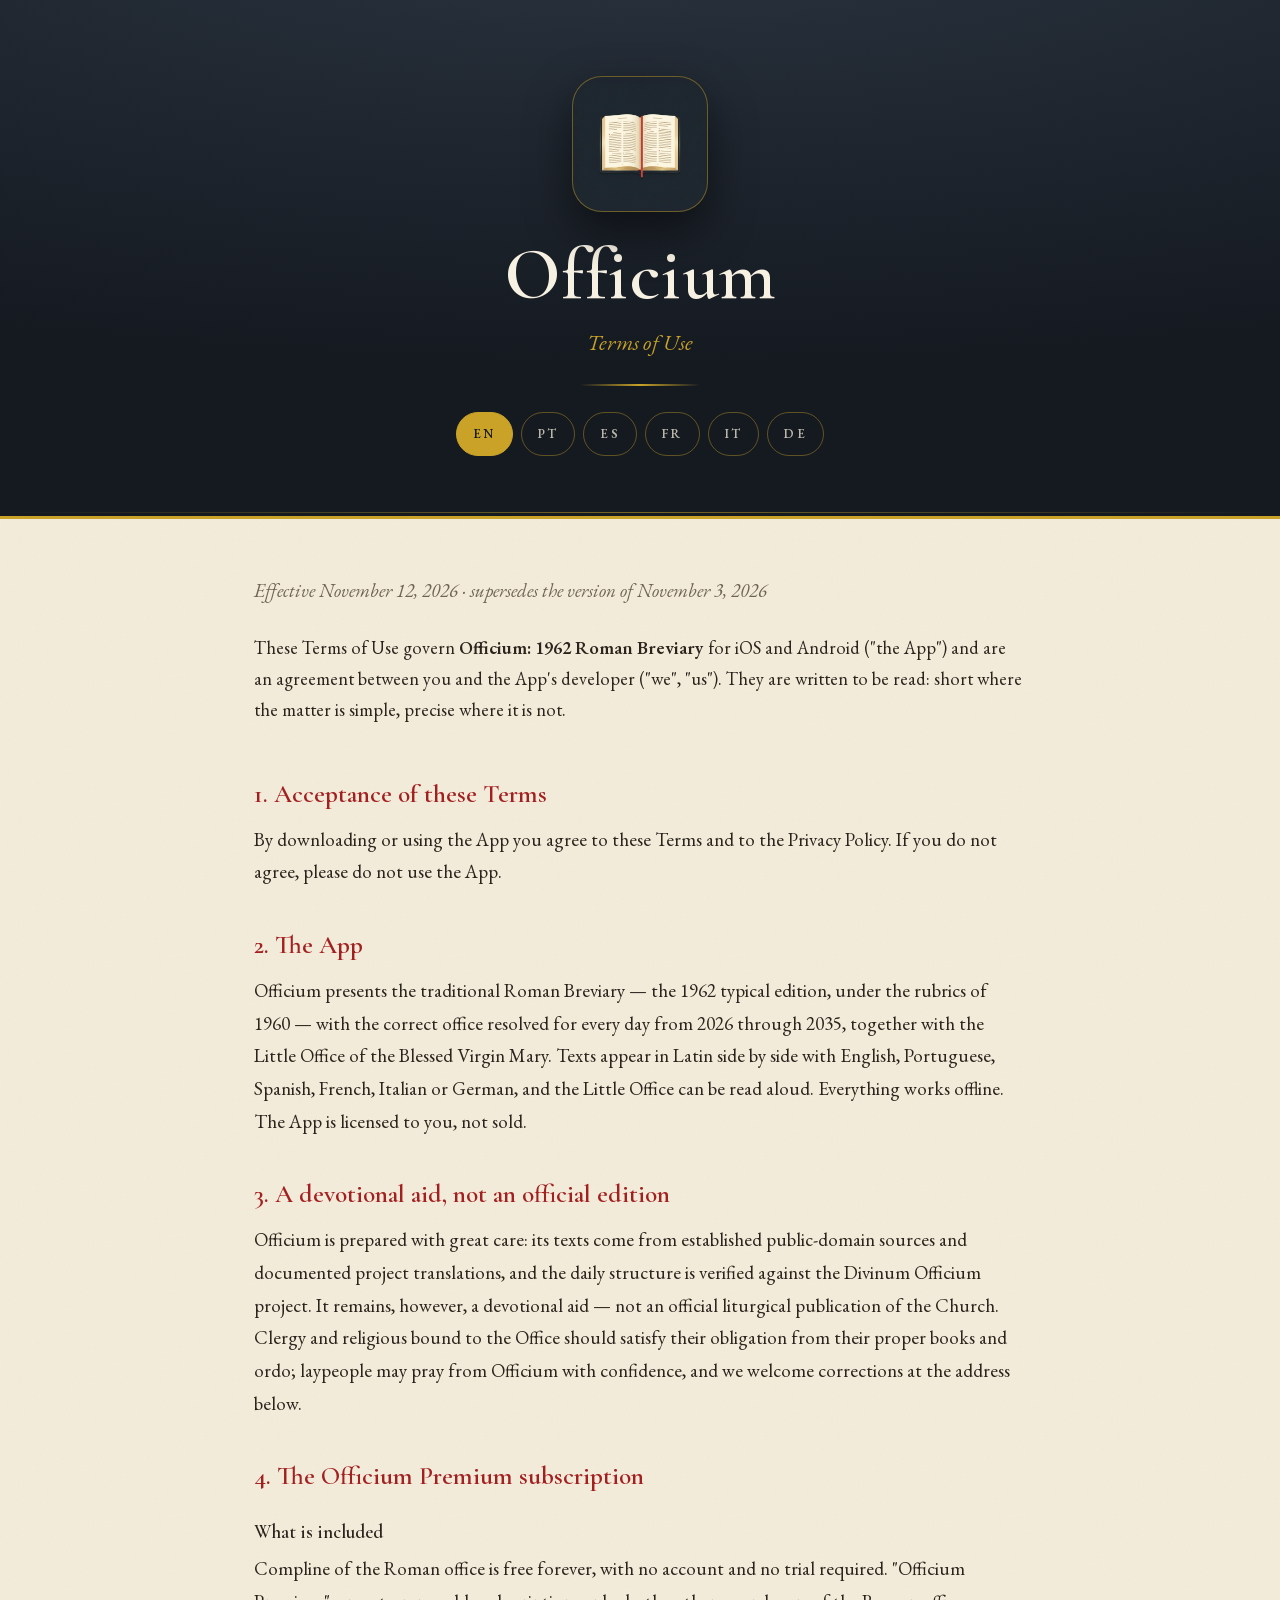
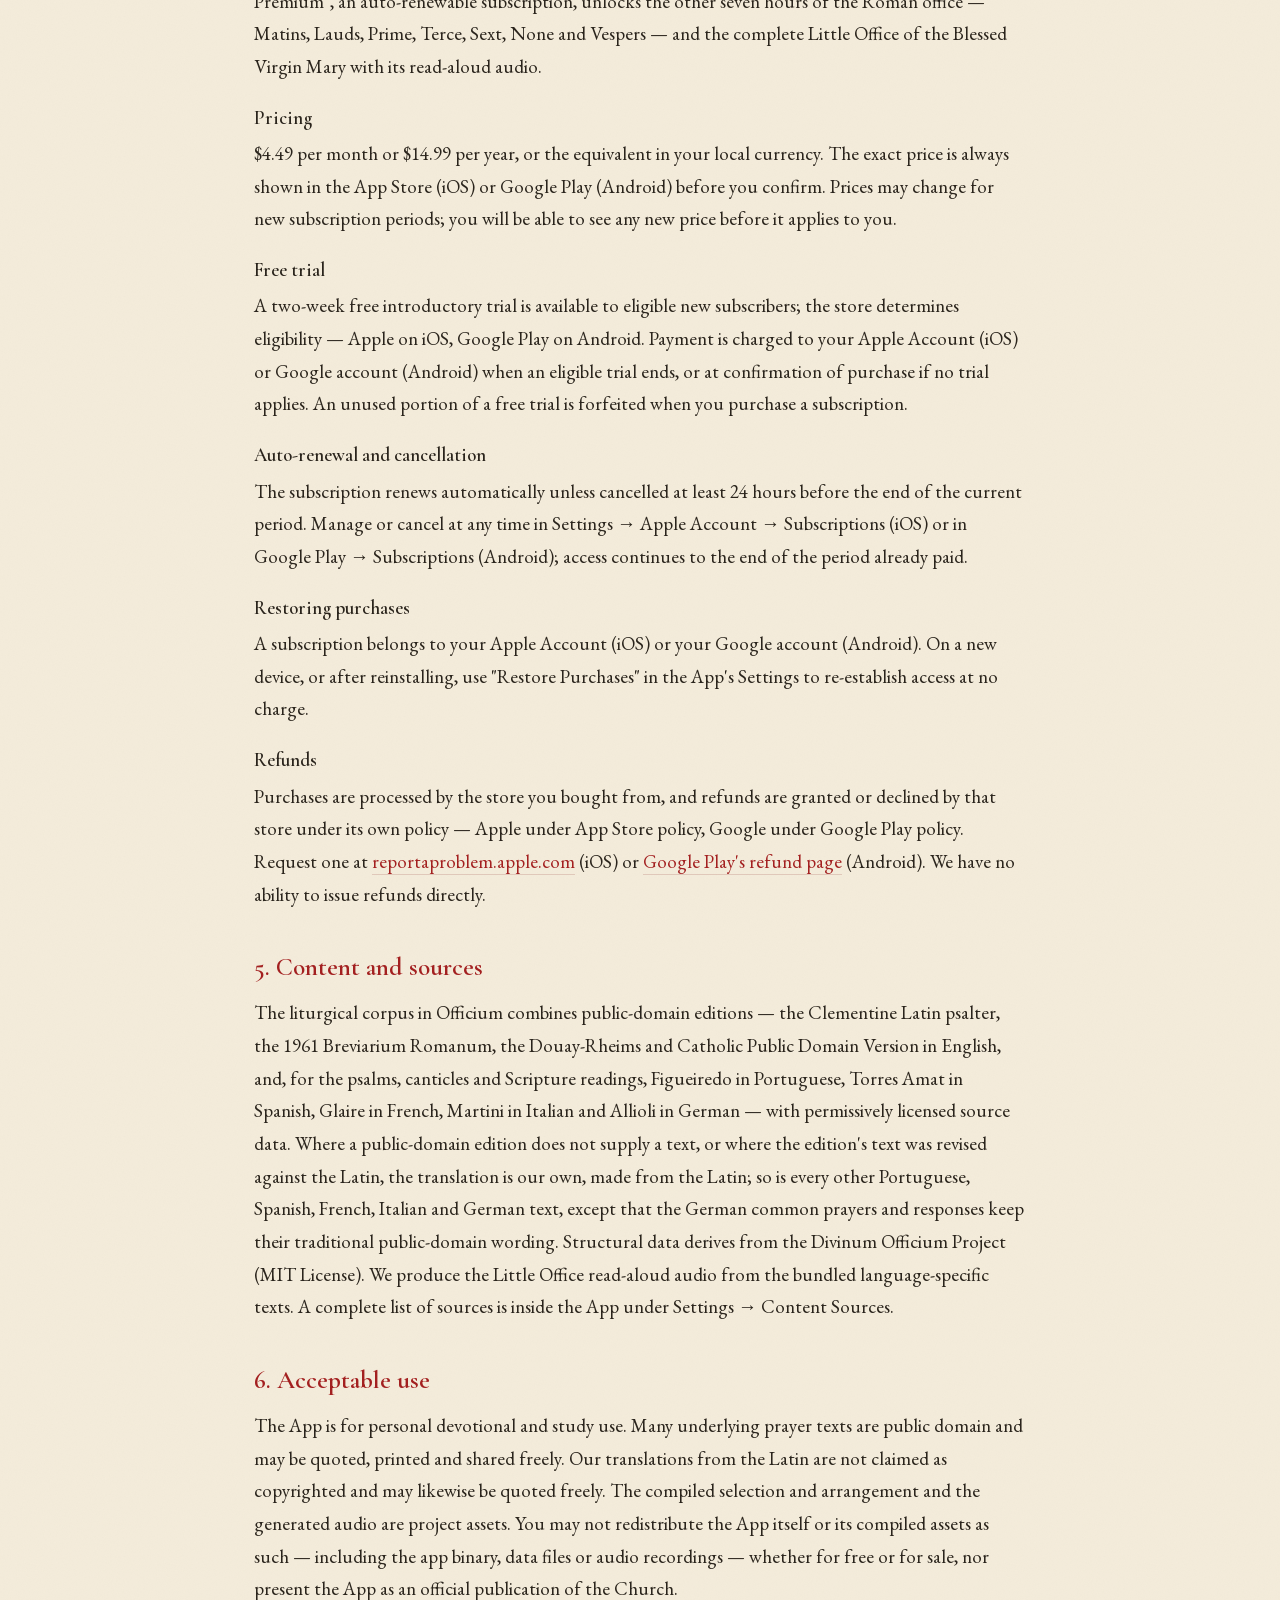
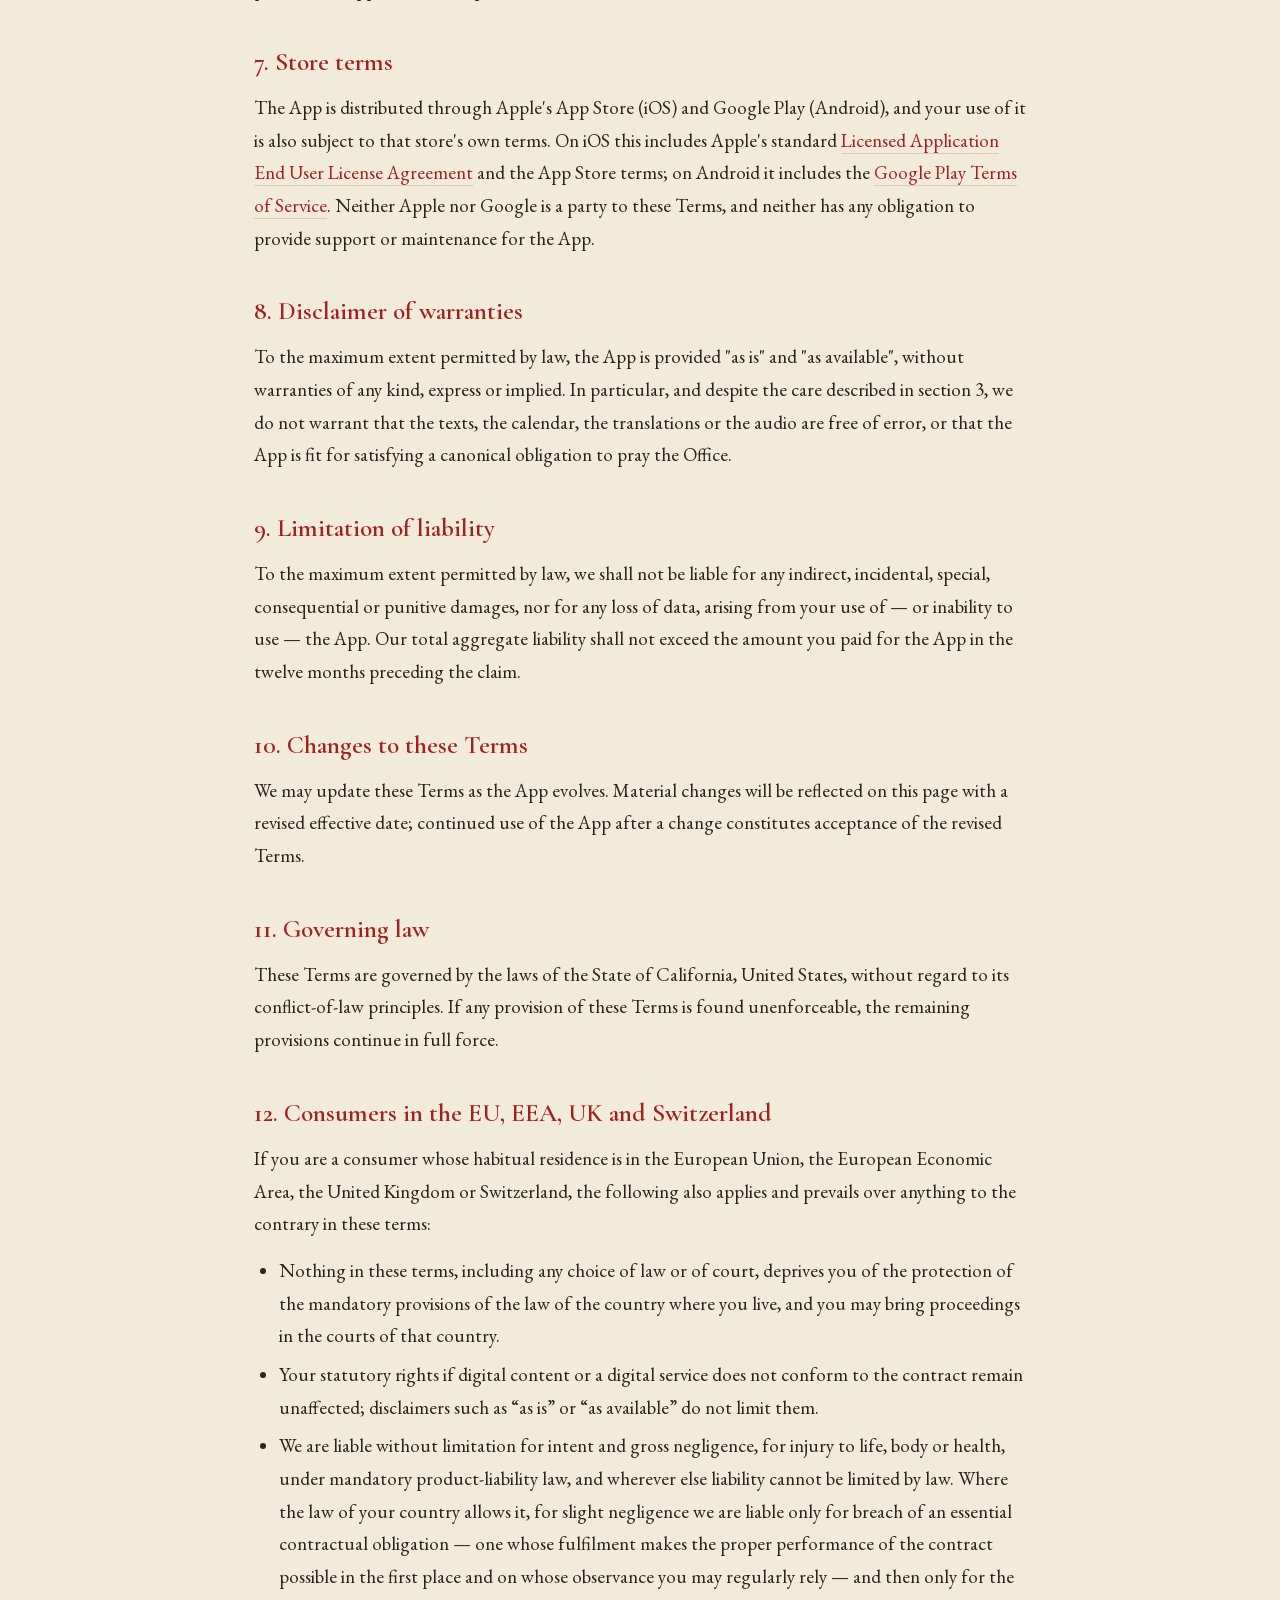
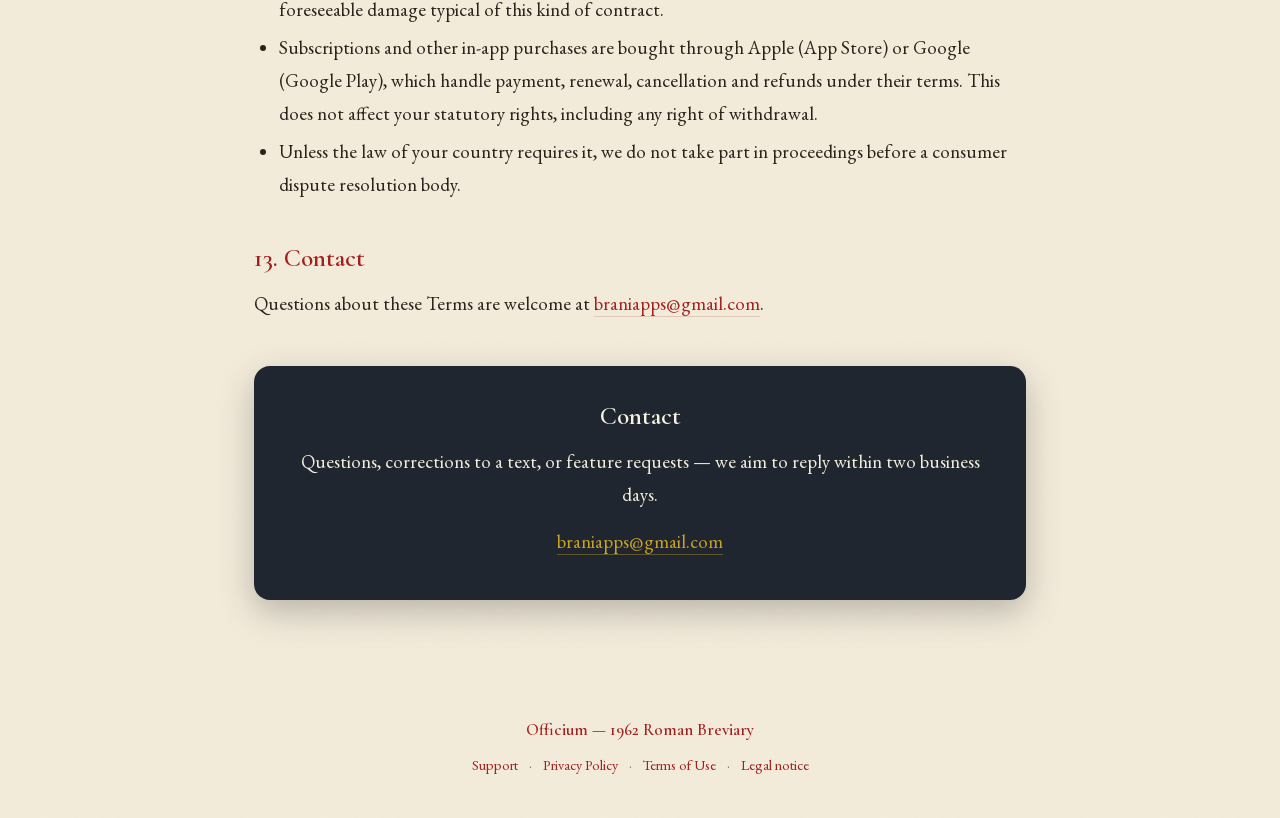
<file: terms.html>
<!DOCTYPE html>
<html lang="en">
<head>
<meta charset="UTF-8">
<meta name="viewport" content="width=device-width, initial-scale=1.0">
<title data-i18n-en="Terms of Use — Officium" data-i18n-pt="Termos de Uso — Officium" data-i18n-es="Términos de Uso — Officium" data-i18n-fr="Conditions d’utilisation — Officium" data-i18n-it="Condizioni d’uso — Officium" data-i18n-de="Nutzungsbedingungen – Officium">Terms of Use — Officium</title>
<meta name="description"
      content="Terms of Use for Officium: the app, the Officium Premium subscription, content and sources, warranties and liability. English, Portuguese, Spanish, French, Italian and German."
      data-i18n-content-en="Terms of Use for Officium: the app, the Officium Premium subscription, content and sources, warranties and liability. English, Portuguese, Spanish, French, Italian and German."
      data-i18n-content-pt="Termos de Uso do Officium: o aplicativo, a assinatura Officium Premium, conteúdo e fontes, garantias e responsabilidade. Em inglês, português, espanhol, francês, italiano e alemão."
      data-i18n-content-es="Términos de Uso de Officium: la aplicación, la suscripción Officium Premium, contenido y fuentes, garantías y responsabilidad. En inglés, portugués, español, francés, italiano y alemán."
      data-i18n-content-fr="Conditions d’utilisation d’Officium : l’application, l’abonnement Officium Premium, contenu et sources, garanties et responsabilité. En anglais, portugais, espagnol, français, italien et allemand."
      data-i18n-content-it="Condizioni d’uso di Officium: l’app, l’abbonamento Officium Premium, contenuti e fonti, garanzie e responsabilità. In inglese, portoghese, spagnolo, francese, italiano e tedesco."
      data-i18n-content-de="Nutzungsbedingungen für Officium: die App, das Abonnement Officium Premium, Inhalte und Quellen, Gewährleistung und Haftung. Auf Englisch, Portugiesisch, Spanisch, Französisch, Italienisch und Deutsch.">
<link rel="icon" href="app-icon.png">
<link rel="stylesheet" href="style.css">
<script src="site.js" defer></script>
</head>
<body>

<!-- Chrome: lives outside every [data-lang] section, so its text is swapped by
     site.js from the data-i18n-* attributes rather than by duplication. The
     tab labels stay untranslated: a language's own endonym is correct in every
     locale. -->
<header class="hero">
  <div class="crest" role="img" aria-label="Officium app icon"
       data-i18n-aria-en="Officium app icon"
       data-i18n-aria-pt="Ícone do aplicativo Officium"
       data-i18n-aria-es="Ícono de la aplicación Officium"
       data-i18n-aria-fr="Icône de l’application Officium"
       data-i18n-aria-it="Icona dell’app Officium"
       data-i18n-aria-de="App-Symbol von Officium"></div>
  <div class="wordmark">Officium</div>
  <p class="sub" data-i18n-en="Terms of Use"
     data-i18n-pt="Termos de Uso"
     data-i18n-es="Términos de Uso"
     data-i18n-fr="Conditions d’utilisation"
     data-i18n-it="Condizioni d’uso"
     data-i18n-de="Nutzungsbedingungen">Terms of Use</p>
  <div class="rule"></div>
  <div class="langtabs" role="tablist" aria-label="Language"
       data-i18n-aria-en="Language" data-i18n-aria-pt="Idioma" data-i18n-aria-es="Idioma" data-i18n-aria-fr="Langue" data-i18n-aria-it="Lingua" data-i18n-aria-de="Sprache">
    <button type="button" role="tab" class="langtab" data-lang-target="en" aria-label="English">EN</button>
    <button type="button" role="tab" class="langtab" data-lang-target="pt" aria-label="Português">PT</button>
    <button type="button" role="tab" class="langtab" data-lang-target="es" aria-label="Español">ES</button>
    <button type="button" role="tab" class="langtab" data-lang-target="fr" aria-label="Français">FR</button>
    <button type="button" role="tab" class="langtab" data-lang-target="it" aria-label="Italiano">IT</button>
    <button type="button" role="tab" class="langtab" data-lang-target="de" aria-label="Deutsch">DE</button>
  </div>
</header>

<main>

  <!-- ============================================================ ENGLISH ==
       site.js stamps role="tabpanel" and aria-hidden on this element; never
       hand-author those. The ids en / pt / es / fr / it / de are the deep-link anchors the
       iOS and Android apps use (terms.html#pt, terms.html#fr). Portuguese, Spanish, French, Italian
       and German are exact structural copies of this block with the copy swapped. -->
  <section data-lang="en" id="en" lang="en" aria-label="English">

    <p class="tag">Effective November 12, 2026 · supersedes the version of November 3, 2026</p>

    <section>
      <p class="lede">These Terms of Use govern <b>Officium: 1962 Roman Breviary</b> for
      iOS and Android ("the App") and are an agreement between you and the App's developer ("we",
      "us"). They are written to be read: short where the matter is simple, precise
      where it is not.</p>
    </section>

    <section class="legal">

      <h2>1. Acceptance of these Terms</h2>
      <p>By downloading or using the App you agree to these Terms and to the Privacy
      Policy. If you do not agree, please do not use the App.</p>

      <h2>2. The App</h2>
      <p>Officium presents the traditional Roman Breviary — the 1962 typical edition,
      under the rubrics of 1960 — with the correct office resolved for every day from
      2026 through 2035, together with the Little Office of the Blessed Virgin Mary.
      Texts appear in Latin side by side with English, Portuguese, Spanish, French, Italian or German,
      and the Little Office can be read aloud. Everything works offline. The App is licensed to
      you, not sold.</p>

      <h2>3. A devotional aid, not an official edition</h2>
      <p>Officium is prepared with great care: its texts come from established
      public-domain sources and documented project translations, and the daily
      structure is verified against the Divinum Officium project. It remains, however,
      a devotional aid — not an official
      liturgical publication of the Church. Clergy and religious bound to the Office
      should satisfy their obligation from their proper books and ordo; laypeople may
      pray from Officium with confidence, and we welcome corrections at the address
      below.</p>

      <h2>4. The Officium Premium subscription</h2>

      <h3>What is included</h3>
      <p>Compline of the Roman office is free forever, with no account and no trial
      required. "Officium Premium", an auto-renewable subscription, unlocks the other
      seven hours of the Roman office — Matins, Lauds, Prime, Terce, Sext, None and
      Vespers — and the complete Little Office of the Blessed Virgin Mary with its
      read-aloud audio.</p>

      <h3>Pricing</h3>
      <p>$4.49 per month or $14.99 per year, or the equivalent in your local currency.
      The exact price is always shown in the App Store (iOS) or Google Play (Android)
      before you confirm. Prices may change for new subscription periods; you will be able
      to see any new price before it applies to you.</p>

      <h3>Free trial</h3>
      <p>A two-week free introductory trial is available to eligible new subscribers; the
      store determines eligibility — Apple on iOS, Google Play on Android. Payment is
      charged to your Apple Account (iOS) or Google account (Android) when an eligible
      trial ends, or at confirmation of purchase if no trial applies. An unused portion of
      a free trial is forfeited when you purchase a subscription.</p>

      <h3>Auto-renewal and cancellation</h3>
      <p>The subscription renews automatically unless cancelled at least 24 hours before
      the end of the current period. Manage or cancel at any time in Settings → Apple
      Account → Subscriptions (iOS) or in Google Play → Subscriptions (Android); access
      continues to the end of the period already paid.</p>

      <h3>Restoring purchases</h3>
      <p>A subscription belongs to your Apple Account (iOS) or your Google account
      (Android). On a new device, or after reinstalling, use "Restore Purchases" in the
      App's Settings to re-establish access at no charge.</p>

      <h3>Refunds</h3>
      <p>Purchases are processed by the store you bought from, and refunds are granted or
      declined by that store under its own policy — Apple under App Store policy, Google
      under Google Play policy. Request one at
      <a href="https://reportaproblem.apple.com">reportaproblem.apple.com</a> (iOS) or
      <a href="https://support.google.com/googleplay/answer/2479637">Google Play's refund
      page</a> (Android). We have no ability to issue refunds directly.</p>

      <h2>5. Content and sources</h2>
      <p>The liturgical corpus in Officium combines public-domain editions — the
      Clementine Latin psalter, the 1961 Breviarium Romanum, the Douay-Rheims and
      Catholic Public Domain Version in English, and, for the psalms, canticles and
      Scripture readings, Figueiredo in Portuguese, Torres Amat in Spanish, Glaire
      in French, Martini in Italian and Allioli in German — with permissively licensed source data. Where a public-domain
      edition does not supply a text, or where the edition's text was revised against
      the Latin, the translation is our own, made from the Latin; so is every other
      Portuguese, Spanish, French, Italian and German text, except that the German common
      prayers and responses keep their traditional public-domain wording. Structural data
      derives from the Divinum Officium Project (MIT License). We produce the Little
      Office read-aloud audio from the bundled language-specific texts. A complete list
      of sources is inside the App under Settings → Content Sources.</p>

      <h2>6. Acceptable use</h2>
      <p>The App is for personal devotional and study use. Many underlying prayer texts
      are public domain and may be quoted, printed and shared freely. Our translations
      from the Latin are not claimed as copyrighted and may likewise be quoted freely.
      The compiled selection and arrangement and the generated audio are project
      assets. You may not redistribute the App itself or its compiled assets as such —
      including the app binary, data files or audio recordings — whether for free or
      for sale, nor present the App as an official publication of the Church.</p>

      <h2>7. Store terms</h2>
      <p>The App is distributed through Apple's App Store (iOS) and Google Play (Android),
      and your use of it is also subject to that store's own terms. On iOS this includes
      Apple's standard
      <a href="https://www.apple.com/legal/internet-services/itunes/dev/stdeula/">Licensed
      Application End User License Agreement</a> and the App Store terms; on Android it
      includes the
      <a href="https://play.google.com/intl/en-us/about/play-terms/">Google Play Terms of
      Service</a>. Neither Apple nor Google is a party to these Terms, and neither has any
      obligation to provide support or maintenance for the App.</p>

      <h2>8. Disclaimer of warranties</h2>
      <p>To the maximum extent permitted by law, the App is provided "as is" and "as
      available", without warranties of any kind, express or implied. In particular, and
      despite the care described in section 3, we do not warrant that the texts, the
      calendar, the translations or the audio are free of error, or that the App is fit
      for satisfying a canonical obligation to pray the Office.</p>

      <h2>9. Limitation of liability</h2>
      <p>To the maximum extent permitted by law, we shall not be liable for any
      indirect, incidental, special, consequential or punitive damages, nor for any loss
      of data, arising from your use of — or inability to use — the App. Our total
      aggregate liability shall not exceed the amount you paid for the App in the twelve
      months preceding the claim.</p>

      <h2>10. Changes to these Terms</h2>
      <p>We may update these Terms as the App evolves. Material changes will be
      reflected on this page with a revised effective date; continued use of the App
      after a change constitutes acceptance of the revised Terms.</p>

      <h2>11. Governing law</h2>
      <p>These Terms are governed by the laws of the State of California, United States,
      without regard to its conflict-of-law principles. If any provision of these Terms
      is found unenforceable, the remaining provisions continue in full force.</p>

      <h2 id="eu-consumers">12. Consumers in the EU, EEA, UK and Switzerland</h2>
      <p>If you are a consumer whose habitual residence is in the European Union, the European Economic Area, the United Kingdom or Switzerland, the following also applies and prevails over anything to the contrary in these terms:</p>
      <ul>
      <li>Nothing in these terms, including any choice of law or of court, deprives you of the protection of the mandatory provisions of the law of the country where you live, and you may bring proceedings in the courts of that country.</li>
      <li>Your statutory rights if digital content or a digital service does not conform to the contract remain unaffected; disclaimers such as “as is” or “as available” do not limit them.</li>
      <li>We are liable without limitation for intent and gross negligence, for injury to life, body or health, under mandatory product-liability law, and wherever else liability cannot be limited by law. Where the law of your country allows it, for slight negligence we are liable only for breach of an essential contractual obligation — one whose fulfilment makes the proper performance of the contract possible in the first place and on whose observance you may regularly rely — and then only for the foreseeable damage typical of this kind of contract.</li>
      <li>Subscriptions and other in-app purchases are bought through Apple (App Store) or Google (Google Play), which handle payment, renewal, cancellation and refunds under their terms. This does not affect your statutory rights, including any right of withdrawal.</li>
      <li>Unless the law of your country requires it, we do not take part in proceedings before a consumer dispute resolution body.</li>
      </ul>

      <h2>13. Contact</h2>
      <p>Questions about these Terms are welcome at
      <a href="mailto:braniapps@gmail.com">braniapps@gmail.com</a>.</p>

    </section>

    <section class="contact">
      <h2>Contact</h2>
      <p>Questions, corrections to a text, or feature requests — we aim to reply within
      two business days.</p>
      <p><a href="mailto:braniapps@gmail.com">braniapps@gmail.com</a></p>
    </section>

  </section>

  <!-- ========================================================== PORTUGUÊS == -->
  <section data-lang="pt" id="pt" lang="pt-BR" aria-label="Português">

    <p class="tag">Em vigor desde 12 de novembro de 2026 · substitui a versão de 3 de novembro de 2026</p>

    <section>
      <p class="lede">Estes Termos de Uso regem o <b>Officium: 1962 Roman Breviary</b>
      para iOS e Android ("o Aplicativo") e constituem um acordo entre você e o desenvolvedor do
      Aplicativo ("nós"). Foram escritos para serem lidos: curtos onde o assunto é
      simples, precisos onde não é.</p>
    </section>

    <section class="legal">

      <h2>1. Aceitação destes Termos</h2>
      <p>Ao baixar ou usar o Aplicativo, você concorda com estes Termos e com a Política
      de Privacidade. Se não concordar, por favor não use o Aplicativo.</p>

      <h2>2. O Aplicativo</h2>
      <p>O Officium apresenta o Breviário Romano tradicional — a edição típica de 1962,
      segundo as rubricas de 1960 — com o ofício correto já determinado para cada dia de
      2026 a 2035, junto com o Ofício Parvo da Bem-Aventurada Virgem Maria. Os textos
      aparecem em latim lado a lado com o inglês, o português, o espanhol, o francês, o italiano ou o alemão,
      e o Ofício Parvo pode ser lido em voz alta. Tudo funciona offline. O Aplicativo é licenciado
      a você, não vendido.</p>

      <h2>3. Um auxílio devocional, não uma edição oficial</h2>
      <p>O Officium é preparado com grande cuidado: seus textos vêm de fontes
      consagradas em domínio público e de traduções próprias documentadas, e a estrutura
      diária é conferida com o projeto Divinum Officium. Permanece, porém, um auxílio
      devocional — não uma publicação
      litúrgica oficial da Igreja. Clérigos e religiosos obrigados ao Ofício devem
      satisfazer sua obrigação pelos livros próprios e pelo seu ordo; os leigos podem
      rezar pelo Officium com confiança, e correções são bem-vindas no endereço
      abaixo.</p>

      <h2>4. A assinatura Officium Premium</h2>

      <h3>O que está incluído</h3>
      <p>As Completas do ofício romano são gratuitas para sempre, sem conta e sem
      período de teste. O "Officium Premium", assinatura com renovação automática,
      desbloqueia as outras sete horas do ofício romano — Matinas, Laudes, Prima, Terça,
      Sexta, Noa e Vésperas — e o Ofício Parvo da Bem-Aventurada Virgem Maria completo,
      com seu áudio de leitura em voz alta.</p>

      <h3>Preços</h3>
      <p>US$&nbsp;4,49 por mês ou US$&nbsp;14,99 por ano, ou o equivalente na sua moeda
      local. O preço exato é sempre mostrado na App Store (iOS) ou no Google Play (Android)
      antes de você confirmar. Os preços podem mudar para novos períodos de assinatura;
      qualquer preço novo será visível antes de se aplicar a você.</p>

      <h3>Teste gratuito</h3>
      <p>Um período de teste introdutório gratuito de duas semanas está disponível para
      novos assinantes elegíveis; a loja determina a elegibilidade — a Apple no iOS, o
      Google Play no Android. O pagamento é cobrado na sua Conta Apple (iOS) ou na sua
      conta Google (Android) quando um teste elegível termina, ou na confirmação da compra
      se nenhum teste se aplicar. A parte não utilizada de um teste gratuito é perdida
      quando você adquire uma assinatura.</p>

      <h3>Renovação automática e cancelamento</h3>
      <p>A assinatura é renovada automaticamente, a menos que seja cancelada pelo menos
      24 horas antes do fim do período vigente. Gerencie ou cancele a qualquer momento em
      Ajustes → Conta Apple → Assinaturas (iOS) ou em Google Play → Assinaturas (Android);
      o acesso continua até o fim do período já pago.</p>

      <h3>Restauração de compras</h3>
      <p>A assinatura pertence à sua Conta Apple (iOS) ou à sua conta Google (Android). Em
      um novo dispositivo, ou após reinstalar, use "Restaurar compras" nos Ajustes do
      Aplicativo para restabelecer o acesso sem custo.</p>

      <h3>Reembolsos</h3>
      <p>As compras são processadas pela loja em que você comprou, e os reembolsos são
      concedidos ou negados por essa loja conforme a política dela — a Apple conforme a
      política da App Store, o Google conforme a política do Google Play. Solicite em
      <a href="https://reportaproblem.apple.com">reportaproblem.apple.com</a> (iOS) ou na
      <a href="https://support.google.com/googleplay/answer/2479637">página de reembolsos
      do Google Play</a> (Android). Não temos como emitir reembolsos diretamente.</p>

      <h2>5. Conteúdo e fontes</h2>
      <p>O corpus litúrgico do Officium reúne edições de domínio público — o saltério
      latino clementino, o Breviarium Romanum de 1961, as versões Douay-Rheims e
      Catholic Public Domain Version em inglês e, nos salmos, cânticos e leituras da
      Escritura, Figueiredo em português, Torres Amat em espanhol, Glaire em francês,
      Martini em italiano e Allioli em alemão —
      e dados de fontes sob licença permissiva. Quando uma edição de domínio público
      não traz um texto, ou quando o texto da edição foi revisto segundo o latim, a
      tradução é nossa, feita do latim; o mesmo vale para todos os demais textos em
      português, espanhol, francês, italiano e alemão, exceto as orações comuns e as
      respostas fixas em alemão, que conservam sua forma tradicional, de domínio público. Os dados estruturais
      derivam do Divinum Officium Project (licença MIT). Produzimos o áudio de leitura
      do Ofício Parvo a partir dos textos incluídos em cada idioma. A lista completa de
      fontes está no Aplicativo, em Ajustes → Fontes de Conteúdo.</p>

      <h2>6. Uso aceitável</h2>
      <p>O Aplicativo destina-se ao uso devocional e de estudo pessoal. Muitos textos de
      oração subjacentes são de domínio público e podem ser citados, impressos e
      compartilhados livremente. As nossas traduções feitas do latim são oferecidas
      sem reivindicação de direitos autorais e podem igualmente ser citadas livremente.
      A seleção e organização compiladas e o áudio gerado são recursos do projeto. Não
      é permitido redistribuir o Aplicativo ou seus recursos compilados como tais —
      incluindo o binário, os arquivos de dados ou as gravações de áudio —,
      gratuitamente ou à venda, nem apresentar o Aplicativo como publicação oficial da
      Igreja.</p>

      <h2>7. Termos das lojas</h2>
      <p>O Aplicativo é distribuído pela App Store da Apple (iOS) e pelo Google Play
      (Android), e o seu uso também está sujeito aos termos próprios dessa loja. No iOS,
      isso inclui o
      <a href="https://www.apple.com/legal/internet-services/itunes/dev/stdeula/">Contrato
      de Licença de Usuário Final de Aplicativo Licenciado</a> padrão da Apple e os termos
      da App Store; no Android, inclui os
      <a href="https://play.google.com/intl/pt-BR/about/play-terms/">Termos de Serviço do
      Google Play</a>. Nem a Apple nem o Google são parte destes Termos, e nenhum deles tem
      obrigação de prestar suporte ou manutenção ao Aplicativo.</p>

      <h2>8. Isenção de garantias</h2>
      <p>Na máxima medida permitida por lei, o Aplicativo é fornecido "no estado em que
      se encontra" e "conforme disponível", sem garantias de qualquer tipo, expressas ou
      implícitas. Em particular, e apesar do cuidado descrito na seção 3, não garantimos
      que os textos, o calendário, as traduções ou o áudio estejam livres de erro, nem
      que o Aplicativo seja adequado para satisfazer uma obrigação canônica de rezar o
      Ofício.</p>

      <h2>9. Limitação de responsabilidade</h2>
      <p>Na máxima medida permitida por lei, não seremos responsáveis por danos
      indiretos, incidentais, especiais, consequentes ou punitivos, nem por perda de
      dados, decorrentes do uso — ou da impossibilidade de uso — do Aplicativo. Nossa
      responsabilidade total agregada não excederá o valor que você pagou pelo
      Aplicativo nos doze meses anteriores à reclamação.</p>

      <h2>10. Alterações destes Termos</h2>
      <p>Podemos atualizar estes Termos à medida que o Aplicativo evolui. Mudanças
      relevantes serão refletidas nesta página, com revisão da data de vigência; o uso
      continuado do Aplicativo após uma mudança constitui aceitação dos Termos
      revisados.</p>

      <h2>11. Lei aplicável</h2>
      <p>Estes Termos são regidos pelas leis do Estado da Califórnia, Estados Unidos,
      sem consideração aos seus princípios de conflito de leis. Se alguma disposição
      destes Termos for considerada inexequível, as demais permanecem em pleno
      vigor.</p>

      <h2 id="consumidores-ue">12. Consumidores na UE, no EEE, no Reino Unido e na Suíça</h2>
      <p>Se você é consumidor e tem residência habitual na União Europeia, no Espaço Econômico Europeu, no Reino Unido ou na Suíça, aplica-se também o seguinte, que prevalece sobre qualquer disposição em contrário destes termos:</p>
      <ul>
      <li>Nenhuma disposição destes termos, incluindo qualquer escolha de lei ou de foro, priva você da proteção das normas imperativas da lei do país onde você vive, e você pode propor ações nos tribunais desse país.</li>
      <li>Seus direitos legais em caso de falta de conformidade de conteúdo ou serviço digital com o contrato permanecem inalterados; isenções como “no estado em que se encontra” (“as is”) ou “conforme disponível” (“as available”) não os limitam.</li>
      <li>Respondemos sem limitação por dolo ou culpa grave, por danos à vida, ao corpo ou à saúde, nos termos da legislação imperativa de responsabilidade pelo produto e em qualquer outro caso em que a responsabilidade não possa ser limitada por lei. Quando a lei do seu país o permitir, em caso de culpa leve respondemos apenas pela violação de uma obrigação contratual essencial — aquela cujo cumprimento torna possível a execução adequada do contrato e em cujo cumprimento você pode regularmente confiar — e, nesse caso, apenas pelos danos previsíveis típicos deste tipo de contrato.</li>
      <li>Assinaturas e outras compras no app são feitas por meio da Apple (App Store) ou do Google (Google Play), que cuidam de pagamento, renovação, cancelamento e reembolsos segundo os respectivos termos. Isso não afeta seus direitos legais, incluindo qualquer direito de arrependimento.</li>
      <li>Salvo quando a lei do seu país o exigir, não participamos de procedimentos de resolução de litígios perante entidades de resolução alternativa de litígios de consumo.</li>
      </ul>

      <h2>13. Contato</h2>
      <p>Perguntas sobre estes Termos são bem-vindas em
      <a href="mailto:braniapps@gmail.com">braniapps@gmail.com</a>.</p>

    </section>

    <section class="contact">
      <h2>Contato</h2>
      <p>Dúvidas, correções a um texto ou sugestões de recursos — procuramos responder
      em até dois dias úteis.</p>
      <p><a href="mailto:braniapps@gmail.com">braniapps@gmail.com</a></p>
    </section>

  </section>

  <!-- ============================================================ ESPAÑOL == -->
  <section data-lang="es" id="es" lang="es-419" aria-label="Español">

    <p class="tag">Vigente desde el 12 de noviembre de 2026 · reemplaza la versión del 3 de noviembre de 2026</p>

    <section>
      <p class="lede">Estos Términos de Uso rigen <b>Officium: 1962 Roman Breviary</b>
      para iOS y Android ("la Aplicación") y constituyen un acuerdo entre usted y el desarrollador
      de la Aplicación ("nosotros"). Están escritos para ser leídos: breves donde el
      asunto es simple, precisos donde no lo es.</p>
    </section>

    <section class="legal">

      <h2>1. Aceptación de estos Términos</h2>
      <p>Al descargar o usar la Aplicación, usted acepta estos Términos y la Política de
      Privacidad. Si no está de acuerdo, por favor no use la Aplicación.</p>

      <h2>2. La Aplicación</h2>
      <p>Officium presenta el Breviario Romano tradicional — la edición típica de 1962,
      según las rúbricas de 1960 — con el oficio correcto ya determinado para cada día de
      2026 a 2035, junto con el Oficio Parvo de la Santísima Virgen María. Los
      textos aparecen en latín lado a lado con el inglés, el portugués, el español, el
      francés, el italiano o el alemán, y el Oficio Parvo puede leerse en voz alta. Todo funciona sin conexión. La Aplicación se
      licencia a usted, no se vende.</p>

      <h2>3. Un auxilio devocional, no una edición oficial</h2>
      <p>Officium se prepara con gran cuidado: sus textos provienen de fuentes
      reconocidas de dominio público y de traducciones propias documentadas, y la
      estructura diaria se coteja con el proyecto Divinum Officium. Sigue siendo, no
      obstante, un auxilio devocional — no una
      publicación litúrgica oficial de la Iglesia. Los clérigos y religiosos obligados
      al Oficio deben satisfacer su obligación por sus libros propios y su ordo; los
      laicos pueden rezar con Officium con confianza, y las correcciones son bienvenidas
      en la dirección de abajo.</p>

      <h2>4. La suscripción Officium Premium</h2>

      <h3>Qué incluye</h3>
      <p>Las Completas del oficio romano son gratuitas para siempre, sin cuenta y sin
      prueba. "Officium Premium", una suscripción con renovación automática, desbloquea
      las otras siete horas del oficio romano — Maitines, Laudes, Prima, Tercia, Sexta,
      Nona y Vísperas — y el Oficio Parvo de la Santísima Virgen María completo, con
      su audio de lectura en voz alta.</p>

      <h3>Precios</h3>
      <p>US$&nbsp;4.49 al mes o US$&nbsp;14.99 al año, o el equivalente en su moneda
      local. El precio exacto se muestra siempre en el App Store (iOS) o en Google Play
      (Android) antes de confirmar. Los precios pueden cambiar para nuevos períodos de
      suscripción; todo precio nuevo será visible antes de aplicarse a usted.</p>

      <h3>Prueba gratuita</h3>
      <p>Hay una prueba introductoria gratuita de dos semanas disponible para los nuevos
      suscriptores elegibles; la tienda determina la elegibilidad — Apple en iOS, Google
      Play en Android. El pago se carga a su Cuenta de Apple (iOS) o a su cuenta de Google
      (Android) cuando termina una prueba elegible, o al confirmarse la compra si no
      corresponde ninguna prueba. La parte no utilizada de una prueba gratuita se pierde al
      adquirir una suscripción.</p>

      <h3>Renovación automática y cancelación</h3>
      <p>La suscripción se renueva automáticamente a menos que se cancele al menos 24
      horas antes del final del período vigente. Adminístrela o cancélela en cualquier
      momento en Configuración → Cuenta de Apple → Suscripciones (iOS) o en Google Play →
      Suscripciones (Android); el acceso continúa hasta el final del período ya pagado.</p>

      <h3>Restaurar compras</h3>
      <p>La suscripción pertenece a su Cuenta de Apple (iOS) o a su cuenta de Google
      (Android). En un dispositivo nuevo, o tras reinstalar, use "Restaurar compras" en la
      Configuración de la Aplicación para restablecer el acceso sin costo.</p>

      <h3>Reembolsos</h3>
      <p>Las compras las procesa la tienda en la que compró, y los reembolsos los concede o
      deniega esa tienda según su propia política — Apple según la política del App Store,
      Google según la política de Google Play. Solicítelos en
      <a href="https://reportaproblem.apple.com">reportaproblem.apple.com</a> (iOS) o en la
      <a href="https://support.google.com/googleplay/answer/2479637">página de reembolsos
      de Google Play</a> (Android). No tenemos manera de emitir reembolsos
      directamente.</p>

      <h2>5. Contenido y fuentes</h2>
      <p>El corpus litúrgico de Officium reúne ediciones de dominio público — el salterio
      latino clementino, el Breviarium Romanum de 1961, las versiones Douay-Rheims y
      Catholic Public Domain Version en inglés y, en los salmos, cánticos y lecturas de
      la Escritura, Figueiredo en portugués, Torres Amat en español, Glaire en francés,
      Martini en italiano y Allioli en alemán —
      y datos de fuentes con licencia permisiva. Cuando una edición de dominio público
      no contiene un texto, o cuando el texto de la edición se revisó según el latín,
      la traducción es nuestra, hecha del latín; lo mismo vale para todos los demás
      textos en portugués, español, francés, italiano y alemán, salvo las oraciones comunes
      y las respuestas fijas en alemán, que conservan su forma tradicional, de dominio público. Los datos
      estructurales derivan del Divinum Officium Project (licencia MIT). Producimos el
      audio del Oficio Parvo a partir de los textos incluidos en cada idioma. La lista
      completa de fuentes está en la Aplicación, en Configuración → Fuentes de
      Contenido.</p>

      <h2>6. Uso aceptable</h2>
      <p>La Aplicación está destinada al uso devocional y de estudio personal. Muchos
      textos de oración subyacentes son de dominio público y pueden citarse, imprimirse
      y compartirse libremente. Nuestras traducciones hechas del latín se ofrecen sin
      reclamar derechos de autor y también pueden citarse libremente. La selección y
      organización compiladas y el audio generado son recursos del proyecto. No se
      permite redistribuir la Aplicación ni sus recursos compilados como tales —
      incluidos el binario, los archivos de datos o las grabaciones de audio —, gratis
      o a la venta, ni presentar la Aplicación como publicación oficial de la
      Iglesia.</p>

      <h2>7. Términos de las tiendas</h2>
      <p>La Aplicación se distribuye a través del App Store de Apple (iOS) y de Google Play
      (Android), y su uso también está sujeto a los términos propios de esa tienda. En iOS
      esto incluye el
      <a href="https://www.apple.com/legal/internet-services/itunes/dev/stdeula/">Contrato
      de Licencia de Usuario Final de Aplicación Licenciada</a> estándar de Apple y los
      términos del App Store; en Android incluye los
      <a href="https://play.google.com/intl/es-419/about/play-terms/">Términos de Servicio
      de Google Play</a>. Ni Apple ni Google son parte de estos Términos, y ninguno tiene
      obligación de prestar soporte ni mantenimiento a la Aplicación.</p>

      <h2>8. Renuncia de garantías</h2>
      <p>En la máxima medida permitida por la ley, la Aplicación se proporciona "tal
      cual" y "según disponibilidad", sin garantías de ningún tipo, expresas o
      implícitas. En particular, y a pesar del cuidado descrito en la sección 3, no
      garantizamos que los textos, el calendario, las traducciones o el audio estén
      libres de error, ni que la Aplicación sea adecuada para satisfacer una obligación
      canónica de rezar el Oficio.</p>

      <h2>9. Limitación de responsabilidad</h2>
      <p>En la máxima medida permitida por la ley, no seremos responsables de daños
      indirectos, incidentales, especiales, consecuentes o punitivos, ni de pérdida de
      datos, derivados del uso — o de la imposibilidad de uso — de la Aplicación.
      Nuestra responsabilidad total agregada no excederá el monto que usted pagó por la
      Aplicación en los doce meses anteriores a la reclamación.</p>

      <h2>10. Cambios en estos Términos</h2>
      <p>Podemos actualizar estos Términos a medida que la Aplicación evoluciona. Los
      cambios relevantes se reflejarán en esta página, con revisión de la fecha de
      vigencia; el uso continuado de la Aplicación después de un cambio constituye la
      aceptación de los Términos revisados.</p>

      <h2>11. Ley aplicable</h2>
      <p>Estos Términos se rigen por las leyes del Estado de California, Estados Unidos,
      sin consideración a sus principios de conflicto de leyes. Si alguna disposición de
      estos Términos se considera inaplicable, las demás permanecen en pleno vigor.</p>

      <h2 id="consumidores-ue-es">12. Consumidores en la UE, el EEE, el Reino Unido y Suiza</h2>
      <p>Si usted es consumidor y tiene su residencia habitual en la Unión Europea, el Espacio Económico Europeo, el Reino Unido o Suiza, se aplica además lo siguiente, que prevalece sobre cualquier disposición contraria de estos términos:</p>
      <ul>
      <li>Ninguna disposición de estos términos, incluida cualquier elección de ley o de tribunal, le priva de la protección de las normas imperativas de la ley del país donde reside, y puede acudir a los tribunales de ese país.</li>
      <li>Sus derechos legales en caso de falta de conformidad de contenidos o servicios digitales no se ven afectados; las exenciones como «tal cual» («as is») o «según disponibilidad» («as available») no los limitan.</li>
      <li>Respondemos sin limitación en caso de dolo o negligencia grave, por daños a la vida, la integridad física o la salud, conforme a la normativa imperativa de responsabilidad por productos y en cualquier otro caso en que la ley no permita limitar la responsabilidad. Cuando la ley de su país lo permita, en caso de negligencia leve solo respondemos por el incumplimiento de una obligación contractual esencial —aquella cuyo cumplimiento hace posible la correcta ejecución del contrato y en cuyo cumplimiento usted puede confiar regularmente— y, en tal caso, solo por los daños previsibles típicos de este tipo de contrato.</li>
      <li>Las suscripciones y otras compras dentro de la app se realizan a través de Apple (App Store) o Google (Google Play), que gestionan el pago, la renovación, la cancelación y los reembolsos conforme a sus propias condiciones. Ello no afecta a los derechos legales que le correspondan, incluido cualquier derecho de desistimiento.</li>
      <li>Salvo que la ley de su país lo exija, no participamos en procedimientos de resolución de litigios ante entidades de resolución alternativa de litigios de consumo.</li>
      </ul>

      <h2>13. Contacto</h2>
      <p>Las preguntas sobre estos Términos son bienvenidas en
      <a href="mailto:braniapps@gmail.com">braniapps@gmail.com</a>.</p>

    </section>

    <section class="contact">
      <h2>Contacto</h2>
      <p>Preguntas, correcciones a un texto o solicitudes de funciones — procuramos
      responder dentro de dos días hábiles.</p>
      <p><a href="mailto:braniapps@gmail.com">braniapps@gmail.com</a></p>
    </section>

  </section>

  <!-- ============================================================ FRANÇAIS == -->
  <section data-lang="fr" id="fr" lang="fr" aria-label="Français">

    <p class="tag">En vigueur depuis le 12 novembre 2026 · remplace la version du 3 novembre 2026</p>

    <section>
      <p class="lede">Les présentes conditions d’utilisation régissent
      <b>Officium : 1962 Roman Breviary</b> pour iOS et Android (« l’Application ») et
      constituent un accord entre vous et le développeur de l’Application (« nous »).
      Elles sont écrites pour être lues : brèves là où la matière est simple, précises
      là où elle ne l’est pas.</p>
    </section>

    <section class="legal">

      <h2>1. Acceptation des présentes conditions</h2>
      <p>En téléchargeant ou en utilisant l’Application, vous acceptez les présentes
      conditions et la politique de confidentialité. Si vous ne les acceptez pas, veuillez
      ne pas utiliser l’Application.</p>

      <h2>2. L’Application</h2>
      <p>Officium présente le bréviaire romain traditionnel — l’édition typique de 1962,
      selon les rubriques de 1960 — avec l’office exact établi pour chaque jour de 2026 à
      2035, ainsi que le Petit Office de la Sainte Vierge. Les textes s’affichent en latin
      côte à côte avec l’anglais, le portugais, l’espagnol, le français, l’italien ou l’allemand, et le Petit
      Office peut être lu à voix haute. Tout fonctionne hors ligne. L’Application vous est
      concédée sous licence, et non vendue.</p>

      <h2>3. Une aide à la dévotion, non une édition officielle</h2>
      <p>Officium est préparé avec grand soin : ses textes proviennent de sources
      reconnues du domaine public et de traductions propres documentées, et la structure
      quotidienne est vérifiée par rapport au projet Divinum Officium. Il demeure
      toutefois une aide à la dévotion — et non une
      publication liturgique officielle de l’Église. Les clercs et les religieux tenus à
      l’Office doivent satisfaire à leur obligation avec leurs livres propres et leur
      ordo ; les laïcs peuvent prier avec Officium en toute confiance, et nous accueillons
      volontiers les corrections à l’adresse ci-dessous.</p>

      <h2>4. L’abonnement Officium Premium</h2>

      <h3>Ce qui est inclus</h3>
      <p>Les Complies de l’office romain sont gratuites pour toujours, sans compte ni
      essai. « Officium Premium », un abonnement à renouvellement automatique, débloque
      les sept autres heures de l’office romain — Matines, Laudes, Prime, Tierce, Sexte,
      None et Vêpres — et le Petit Office de la Sainte Vierge complet, avec son audio de
      lecture à voix haute.</p>

      <h3>Prix</h3>
      <p>4,49&nbsp;$&nbsp;US par mois ou 14,99&nbsp;$&nbsp;US par an, ou l’équivalent dans votre
      devise locale. Le prix exact est toujours affiché sur l’App Store (iOS) ou sur
      Google Play (Android) avant que vous ne confirmiez. Les prix peuvent changer pour de
      nouvelles périodes d’abonnement ; vous pourrez voir tout nouveau prix avant qu’il ne
      vous soit appliqué.</p>

      <h3>Essai gratuit</h3>
      <p>Un essai gratuit de découverte de deux semaines est proposé aux nouveaux abonnés
      admissibles ; la boutique détermine l’admissibilité — Apple sur iOS, Google Play
      sur Android. Le paiement est débité sur votre compte Apple (iOS) ou votre compte
      Google (Android) à la fin d’un essai admissible, ou à la confirmation de l’achat si
      aucun essai ne s’applique. Toute partie inutilisée d’un essai gratuit est perdue
      lorsque vous souscrivez un abonnement.</p>

      <h3>Renouvellement automatique et résiliation</h3>
      <p>L’abonnement se renouvelle automatiquement, sauf résiliation au moins 24 heures
      avant la fin de la période en cours. Gérez-le ou résiliez-le à tout moment dans
      Réglages → Compte Apple → Abonnements (iOS) ou dans Google Play → Abonnements
      (Android) ; l’accès se poursuit jusqu’à la fin de la période déjà payée.</p>

      <h3>Restauration des achats</h3>
      <p>Un abonnement est rattaché à votre compte Apple (iOS) ou à votre compte Google
      (Android). Sur un nouvel appareil, ou après une réinstallation, utilisez
      « Restaurer les achats » dans les Réglages de l’Application pour rétablir l’accès
      sans frais.</p>

      <h3>Remboursements</h3>
      <p>Les achats sont traités par la boutique auprès de laquelle vous avez acheté, et
      les remboursements sont accordés ou refusés par cette boutique selon sa propre
      politique — Apple selon la politique de l’App Store, Google selon celle de Google
      Play. Faites-en la demande sur
      <a href="https://reportaproblem.apple.com">reportaproblem.apple.com</a> (iOS) ou sur
      <a href="https://support.google.com/googleplay/answer/2479637">la page de
      remboursement de Google Play</a> (Android). Nous n’avons aucun moyen d’accorder
      directement un remboursement.</p>

      <h2>5. Contenu et sources</h2>
      <p>Le corpus liturgique d’Officium réunit des éditions du domaine public — le
      psautier latin clémentin, le Breviarium Romanum de 1961, la Douay-Rheims et la
      Catholic Public Domain Version en anglais et, pour les psaumes, les cantiques et
      les lectures de l’Écriture, Figueiredo en portugais, Torres Amat en espagnol,
      Glaire en français, Martini en italien et Allioli en allemand — et des données de sources sous licence permissive. Lorsqu’une
      édition du domaine public ne fournit pas un texte, ou lorsque le texte de
      l’édition a été revu sur le latin, la traduction est la nôtre, faite à partir du
      latin ; il en va de même de tous les autres textes portugais, espagnols,
      français, italiens et allemands, à l’exception des prières usuelles et des réponses
      fixes allemandes, qui gardent leur forme traditionnelle, du domaine public. Les données structurelles proviennent du Divinum Officium Project
      (licence MIT). Nous produisons l’audio de lecture du Petit Office à partir des
      textes inclus dans chaque langue. La liste complète des sources se trouve dans
      l’Application, sous Réglages → Sources du contenu.</p>

      <h2>6. Utilisation acceptable</h2>
      <p>L’Application est destinée à un usage personnel de dévotion et d’étude. De
      nombreux textes de prière sous-jacents sont du domaine public et peuvent être
      cités, imprimés et partagés librement. Nos traductions faites du latin sont
      proposées sans revendication de droit d’auteur et peuvent de même être citées
      librement. La sélection et l’agencement compilés ainsi que l’audio généré sont des
      ressources du projet. Il est interdit de redistribuer l’Application elle-même ou
      ses ressources compilées en tant que telles — y compris le binaire de
      l’application, les fichiers de données ou les enregistrements audio —, que ce soit
      gratuitement ou à titre onéreux, ainsi que de présenter l’Application comme une
      publication officielle de l’Église.</p>

      <h2>7. Conditions des boutiques</h2>
      <p>L’Application est distribuée par l’App Store d’Apple (iOS) et par Google Play
      (Android), et votre utilisation est également soumise aux conditions propres de
      cette boutique. Sur iOS, cela comprend le
      <a href="https://www.apple.com/legal/internet-services/itunes/dev/stdeula/">contrat
      de licence utilisateur final standard d’Apple</a> et les conditions de l’App Store ;
      sur Android, cela comprend les
      <a href="https://play.google.com/intl/en-us/about/play-terms/">conditions
      d’utilisation de Google Play</a>. Ni Apple ni Google ne sont parties aux présentes
      conditions, et ni l’un ni l’autre n’a d’obligation d’assurer l’assistance ou la
      maintenance de l’Application.</p>

      <h2>8. Exclusion de garanties</h2>
      <p>Dans toute la mesure permise par la loi, l’Application est fournie « en
      l’état » et « selon sa disponibilité », sans garantie d’aucune sorte, expresse ou
      implicite. En particulier, et malgré le soin décrit à la section 3, nous ne
      garantissons pas que les textes, le calendrier, les traductions ou l’audio soient
      exempts d’erreurs, ni que l’Application convienne pour satisfaire à une obligation
      canonique de prier l’Office.</p>

      <h2>9. Limitation de responsabilité</h2>
      <p>Dans toute la mesure permise par la loi, nous ne serons pas responsables des
      dommages indirects, accessoires, spéciaux, consécutifs ou punitifs, ni d’aucune
      perte de données, résultant de votre utilisation de l’Application ou de l’impossibilité
      de l’utiliser. Notre responsabilité totale cumulée ne dépassera pas le
      montant que vous avez payé pour l’Application au cours des douze mois précédant la
      réclamation.</p>

      <h2>10. Modification des présentes conditions</h2>
      <p>Nous pouvons mettre à jour les présentes conditions à mesure que l’Application
      évolue. Les modifications importantes figureront sur cette page avec une date
      d’entrée en vigueur révisée ; continuer à utiliser l’Application après une
      modification vaut acceptation des conditions révisées.</p>

      <h2>11. Droit applicable</h2>
      <p>Les présentes conditions sont régies par le droit de l’État de Californie,
      États-Unis, sans égard à ses règles de conflit de lois. Si une disposition des
      présentes conditions est jugée inapplicable, les autres dispositions restent
      pleinement en vigueur.</p>

      <h2 id="consommateurs-ue">12. Consommateurs dans l’UE, dans l’EEE, au Royaume-Uni et en Suisse</h2>
      <p>Si vous êtes un consommateur ayant votre résidence habituelle dans l’Union européenne, dans l’Espace économique européen, au Royaume-Uni ou en Suisse, les dispositions suivantes s’appliquent en outre et prévalent sur toute stipulation contraire des présentes conditions :</p>
      <ul>
      <li>Aucune stipulation des présentes conditions, y compris tout choix de loi ou de juridiction, ne vous prive de la protection des dispositions impératives de la loi du pays où vous résidez, et vous pouvez agir devant les juridictions de ce pays.</li>
      <li>Vos droits légaux en cas de défaut de conformité d’un contenu ou d’un service numérique ne sont pas affectés ; les exclusions telles que « en l’état » (« as is ») ou « selon sa disponibilité » (« as available ») ne les limitent pas.</li>
      <li>Nous sommes responsables sans limitation en cas de faute intentionnelle ou de faute lourde, d’atteinte à la vie, à l’intégrité physique ou à la santé, au titre de la réglementation impérative sur la responsabilité du fait des produits et dans tous les autres cas où la responsabilité ne peut être limitée par la loi. Lorsque la loi de votre pays le permet, en cas de faute légère, nous ne sommes responsables qu’en cas de manquement à une obligation contractuelle essentielle — dont le respect conditionne la bonne exécution du contrat et sur laquelle vous pouvez normalement compter — et, dans ce cas, uniquement pour le dommage prévisible et typique de ce type de contrat.</li>
      <li>Les abonnements et autres achats intégrés sont effectués via Apple (App Store) ou Google (Google Play), qui gèrent le paiement, le renouvellement, la résiliation et les remboursements selon leurs conditions. Cela n’affecte pas vos droits légaux, y compris tout droit de rétractation.</li>
      <li>Sauf si la loi de votre pays l’exige, nous ne participons pas à des procédures de règlement des litiges devant un organisme de médiation de la consommation.</li>
      </ul>

      <h2>13. Contact</h2>
      <p>Les questions sur les présentes conditions sont les bienvenues à l’adresse
      <a href="mailto:braniapps@gmail.com">braniapps@gmail.com</a>.</p>

    </section>

    <section class="contact">
      <h2>Contact</h2>
      <p>Questions, corrections d’un texte ou suggestions de fonctionnalités — nous nous
      efforçons de répondre sous deux jours ouvrés.</p>
      <p><a href="mailto:braniapps@gmail.com">braniapps@gmail.com</a></p>
    </section>

  </section>

  <!-- ============================================================ ITALIANO == -->
  <section data-lang="it" id="it" lang="it" aria-label="Italiano">

    <p class="tag">In vigore dal 12 novembre 2026 · sostituisce la versione del 3 novembre 2026</p>

    <section>
      <p class="lede">Le presenti Condizioni d’uso disciplinano <b>Officium: 1962 Roman
      Breviary</b> per iOS e Android («l’Applicazione») e costituiscono un accordo tra lei e
      lo sviluppatore dell’Applicazione («noi»). Sono scritte per essere lette: brevi dove
      la materia è semplice, precise dove non lo è.</p>
    </section>

    <section class="legal">

      <h2>1. Accettazione delle presenti Condizioni</h2>
      <p>Scaricando o utilizzando l’Applicazione, lei accetta le presenti Condizioni e
      l’Informativa sulla privacy. Se non le accetta, la preghiamo di non utilizzare
      l’Applicazione.</p>

      <h2>2. L’Applicazione</h2>
      <p>Officium presenta il Breviario Romano tradizionale — l’edizione tipica del 1962,
      secondo le rubriche del 1960 — con l’ufficio giusto già stabilito per ogni giorno dal
      2026 al 2035, insieme all’Ufficio Parvo della Beata Vergine Maria. I testi compaiono
      in latino accanto all’inglese, al portoghese, allo spagnolo, al francese,
      all’italiano o al tedesco, e l’Ufficio Parvo può essere letto ad alta voce. Tutto funziona offline.
      L’Applicazione le è concessa in licenza, non venduta.</p>

      <h2>3. Un sussidio devozionale, non un’edizione ufficiale</h2>
      <p>Officium è preparato con grande cura: i suoi testi provengono da fonti consolidate
      di pubblico dominio e da traduzioni proprie documentate, e la struttura quotidiana è
      verificata sul progetto Divinum Officium. Resta tuttavia un sussidio devozionale —
      non una pubblicazione liturgica ufficiale della Chiesa. Il clero e i religiosi tenuti
      all’Ufficio devono adempiere il loro obbligo con i propri libri e il proprio ordo; i
      laici possono pregare con Officium in tutta fiducia, e le correzioni sono benvenute
      all’indirizzo indicato sotto.</p>

      <h2>4. L’abbonamento Officium Premium</h2>

      <h3>Che cosa è incluso</h3>
      <p>Compieta dell’Ufficio romano è gratuita per sempre, senza bisogno di account né di
      prova. «Officium Premium», un abbonamento a rinnovo automatico, sblocca le altre sette
      ore dell’Ufficio romano — Mattutino, Lodi, Prima, Terza, Sesta, Nona e Vespri — e
      l’Ufficio Parvo della Beata Vergine Maria completo, con il suo audio di lettura ad
      alta voce.</p>

      <h3>Prezzi</h3>
      <p>US$&nbsp;4,49 al mese o US$&nbsp;14,99 all’anno, o l’equivalente nella sua valuta
      locale. Il prezzo esatto è sempre indicato nell’App Store (iOS) o in Google Play
      (Android) prima della conferma. I prezzi possono cambiare per i nuovi periodi di
      abbonamento; potrà vedere qualsiasi nuovo prezzo prima che le venga applicato.</p>

      <h3>Prova gratuita</h3>
      <p>Ai nuovi abbonati idonei è offerta una prova introduttiva gratuita di due
      settimane; l’idoneità è stabilita dallo store — Apple su iOS, Google Play su Android.
      Il pagamento viene addebitato sul suo Account Apple (iOS) o sul suo account Google
      (Android) al termine di una prova idonea, oppure alla conferma dell’acquisto se non si
      applica alcuna prova. La parte non utilizzata di una prova gratuita va persa quando si
      acquista un abbonamento.</p>

      <h3>Rinnovo automatico e annullamento</h3>
      <p>L’abbonamento si rinnova automaticamente se non viene annullato almeno 24 ore prima
      della fine del periodo in corso. Può gestirlo o annullarlo in qualsiasi momento in
      Impostazioni → Account Apple → Abbonamenti (iOS) o in Google Play → Abbonamenti
      (Android); l’accesso continua fino alla fine del periodo già pagato.</p>

      <h3>Ripristino degli acquisti</h3>
      <p>Un abbonamento appartiene al suo Account Apple (iOS) o al suo account Google
      (Android). Su un nuovo dispositivo, o dopo una reinstallazione, usi «Ripristina
      acquisti» nelle Impostazioni dell’Applicazione per ripristinare l’accesso senza
      costi.</p>

      <h3>Rimborsi</h3>
      <p>Gli acquisti sono elaborati dallo store presso cui ha acquistato, e i rimborsi sono
      concessi o negati da quello store secondo la propria politica — Apple secondo le norme
      dell’App Store, Google secondo le norme di Google Play. Può richiederne uno su
      <a href="https://reportaproblem.apple.com">reportaproblem.apple.com</a> (iOS) o sulla
      <a href="https://support.google.com/googleplay/answer/2479637">pagina dei rimborsi di
      Google Play</a> (Android). Non abbiamo modo di emettere rimborsi direttamente.</p>

      <h2>5. Contenuti e fonti</h2>
      <p>Il corpus liturgico di Officium riunisce edizioni di pubblico dominio — il salterio
      latino clementino, il Breviarium Romanum del 1961, la Douay-Rheims e la Catholic
      Public Domain Version in inglese e, per i salmi, i cantici e le letture della
      Scrittura, Figueiredo in portoghese, Torres Amat in spagnolo, Glaire in francese,
      Martini in italiano e Allioli in tedesco — con dati di fonti a licenza permissiva. Quando un’edizione di
      pubblico dominio non fornisce un testo, o quando il testo dell’edizione è stato
      rivisto sul latino, la traduzione è nostra, fatta dal latino; lo stesso vale per tutti
      gli altri testi portoghesi, spagnoli, francesi, italiani e tedeschi, tranne le preghiere
      comuni in italiano, che seguono le formule tradizionali del Catechismo di san Pio X, e le
      preghiere comuni e le risposte fisse in tedesco, che mantengono la loro forma tradizionale,
      di pubblico dominio. I dati strutturali
      derivano dal Divinum Officium Project (licenza MIT). Produciamo l’audio di lettura
      dell’Ufficio Parvo a partire dai testi inclusi in ciascuna lingua. L’elenco completo
      delle fonti si trova nell’Applicazione, in Impostazioni → Fonti dei testi.</p>

      <h2>6. Uso consentito</h2>
      <p>L’Applicazione è destinata a un uso personale, devozionale e di studio. Molti dei
      testi di preghiera su cui si basa sono di pubblico dominio e possono essere citati,
      stampati e condivisi liberamente. Sulle nostre traduzioni dal latino non si rivendica
      alcun diritto d’autore, e anch’esse possono essere citate liberamente. La selezione e
      l’ordinamento compilati e l’audio generato sono risorse del progetto. Non è consentito
      ridistribuire l’Applicazione stessa o le sue risorse compilate in quanto tali —
      compresi il file binario dell’app, i file di dati o le registrazioni audio —, né
      gratuitamente né a pagamento, né presentare l’Applicazione come una pubblicazione
      ufficiale della Chiesa.</p>

      <h2>7. Condizioni degli store</h2>
      <p>L’Applicazione è distribuita tramite l’App Store di Apple (iOS) e Google Play
      (Android), e il suo utilizzo è soggetto anche alle condizioni proprie di quello store.
      Su iOS ciò include il
      <a href="https://www.apple.com/legal/internet-services/itunes/dev/stdeula/">Contratto
      di licenza con l’utente finale per le applicazioni concesse in licenza</a> standard di
      Apple e le condizioni dell’App Store; su Android include i
      <a href="https://play.google.com/intl/en-us/about/play-terms/">Termini di servizio di
      Google Play</a>. Né Apple né Google sono parte delle presenti Condizioni, e nessuna
      delle due ha alcun obbligo di fornire assistenza o manutenzione per
      l’Applicazione.</p>

      <h2>8. Esclusione di garanzie</h2>
      <p>Nella misura massima consentita dalla legge, l’Applicazione è fornita «così com’è»
      e «secondo disponibilità», senza garanzie di alcun tipo, esplicite o implicite. In
      particolare, e nonostante la cura descritta alla sezione 3, non garantiamo che i
      testi, il calendario, le traduzioni o l’audio siano privi di errori, né che
      l’Applicazione sia idonea ad adempiere un obbligo canonico di pregare l’Ufficio.</p>

      <h2>9. Limitazione di responsabilità</h2>
      <p>Nella misura massima consentita dalla legge, non saremo responsabili di alcun danno
      indiretto, incidentale, speciale, consequenziale o punitivo, né di alcuna perdita di
      dati, derivanti dall’uso dell’Applicazione — o dall’impossibilità di usarla. La nostra
      responsabilità complessiva non supererà l’importo che lei ha pagato per l’Applicazione
      nei dodici mesi precedenti la richiesta.</p>

      <h2>10. Modifiche alle presenti Condizioni</h2>
      <p>Possiamo aggiornare le presenti Condizioni man mano che l’Applicazione si evolve. Le
      modifiche sostanziali saranno riportate in questa pagina con una nuova data di entrata
      in vigore; continuare a usare l’Applicazione dopo una modifica costituisce accettazione
      delle Condizioni modificate.</p>

      <h2>11. Legge applicabile</h2>
      <p>Le presenti Condizioni sono regolate dalle leggi dello Stato della California,
      Stati Uniti, senza riguardo ai suoi principi sul conflitto di leggi. Se una qualsiasi
      disposizione delle presenti Condizioni risultasse inapplicabile, le restanti
      disposizioni rimangono pienamente in vigore.</p>

      <h2 id="consumatori-ue">12. Consumatori nell’UE, nel SEE, nel Regno Unito e in Svizzera</h2>
      <p>Se è un consumatore con residenza abituale nell’Unione europea, nello Spazio economico europeo, nel Regno Unito o in Svizzera, si applica inoltre quanto segue, che prevale su qualsiasi disposizione contraria di questi termini:</p>
      <ul>
      <li>Nessuna disposizione di questi termini, compresa qualsiasi scelta della legge applicabile o del foro competente, la priva della protezione delle norme imperative della legge del Paese in cui vive, e può agire davanti ai giudici di quel Paese.</li>
      <li>I suoi diritti di legge in caso di difetto di conformità di contenuti o servizi digitali restano impregiudicati; esclusioni come «così com’è» («as is») o «secondo disponibilità» («as available») non li limitano.</li>
      <li>Rispondiamo senza limiti in caso di dolo o colpa grave, per danni alla vita, all’integrità fisica o alla salute, ai sensi della normativa inderogabile sulla responsabilità per danno da prodotti difettosi e in ogni altro caso in cui la responsabilità non può essere limitata per legge. Ove la legge del suo Paese lo consenta, in caso di colpa lieve rispondiamo solo per la violazione di un obbligo contrattuale essenziale — il cui adempimento rende possibile la corretta esecuzione del contratto e sul cui rispetto può regolarmente fare affidamento — e, in tal caso, solo per il danno prevedibile tipico di questo tipo di contratto.</li>
      <li>Gli abbonamenti e gli altri acquisti in-app si effettuano tramite Apple (App Store) o Google (Google Play), che gestiscono pagamento, rinnovo, disdetta e rimborsi secondo le proprie condizioni. Restano fermi i suoi diritti di legge, compreso l’eventuale diritto di recesso.</li>
      <li>Salvo che la legge del suo Paese lo imponga, non partecipiamo a procedure di risoluzione delle controversie davanti a un organismo di risoluzione alternativa delle controversie dei consumatori.</li>
      </ul>

      <h2>13. Contatti</h2>
      <p>Le domande su queste Condizioni sono benvenute all’indirizzo
      <a href="mailto:braniapps@gmail.com">braniapps@gmail.com</a>.</p>

    </section>

    <section class="contact">
      <h2>Contatti</h2>
      <p>Domande, correzioni a un testo o richieste di funzionalità — cerchiamo di
      rispondere entro due giorni lavorativi.</p>
      <p><a href="mailto:braniapps@gmail.com">braniapps@gmail.com</a></p>
    </section>

  </section>

  <!-- ============================================================= DEUTSCH == -->
  <section data-lang="de" id="de" lang="de" aria-label="Deutsch">

    <p class="tag">Gültig ab 12. November 2026 · ersetzt die Fassung vom 3. November 2026</p>

    <section>
      <p class="lede">Diese Nutzungsbedingungen gelten für <b>Officium: 1962 Roman
      Breviary</b> für iOS und Android („die App“) und sind eine Vereinbarung zwischen Ihnen
      und dem Entwickler der App („wir“, „uns“). Sie sind zum Lesen geschrieben: kurz, wo die
      Sache einfach ist, genau, wo sie es nicht ist.</p>
    </section>

    <section class="legal">

      <h2>1. Annahme dieser Bedingungen</h2>
      <p>Indem Sie die App herunterladen oder nutzen, erklären Sie sich mit diesen
      Bedingungen einverstanden und nehmen die Datenschutzerklärung zur Kenntnis. Wenn Sie
      nicht einverstanden sind, nutzen Sie die App bitte nicht.</p>

      <h2>2. Die App</h2>
      <p>Officium bietet das traditionelle Römische Brevier – die Editio typica von 1962,
      nach den Rubriken von 1960 – mit dem richtigen Offizium für jeden Tag von 2026 bis
      2035, dazu das Kleine Offizium Unserer Lieben Frau. Die Texte erscheinen auf Latein
      neben Englisch, Portugiesisch, Spanisch, Französisch, Italienisch oder Deutsch, und das
      Kleine Offizium kann vorgelesen werden. Alles funktioniert offline. Die App wird Ihnen
      zur Nutzung lizenziert, nicht verkauft.</p>

      <h2>3. Eine Andachtshilfe, keine offizielle Ausgabe</h2>
      <p>Officium wird mit großer Sorgfalt erstellt: Seine Texte stammen aus bewährten
      gemeinfreien Quellen und dokumentierten eigenen Übersetzungen, und der tägliche Aufbau
      wird mit dem Projekt Divinum Officium abgeglichen. Es bleibt jedoch eine Andachtshilfe
      – keine offizielle liturgische Veröffentlichung der Kirche. Kleriker und Ordensleute,
      die zum Offizium verpflichtet sind, sollten ihre Pflicht mit ihren eigenen Büchern und
      ihrem Ordo erfüllen; Laien können mit Officium vertrauensvoll beten, und Korrekturen
      nehmen wir unter der unten genannten Adresse gern entgegen.</p>

      <h2>4. Das Abonnement Officium Premium</h2>

      <h3>Was enthalten ist</h3>
      <p>Die Komplet des römischen Offiziums ist für immer kostenlos, ohne Konto und ohne
      Testzeitraum. „Officium Premium“, ein sich automatisch verlängerndes Abonnement,
      schaltet die übrigen sieben Horen des römischen Offiziums frei – Matutin, Laudes,
      Prim, Terz, Sext, Non und Vesper – sowie das vollständige Kleine Offizium Unserer
      Lieben Frau mit seiner Vorlesefunktion.</p>

      <h3>Preise</h3>
      <p>4,49&nbsp;US-$ pro Monat oder 14,99&nbsp;US-$ pro Jahr bzw. der entsprechende Betrag
      in Ihrer Landeswährung. Der genaue Preis wird Ihnen vor der Bestätigung immer im App
      Store (iOS) oder in Google Play (Android) angezeigt. Preise können sich für neue
      Abonnementzeiträume ändern; einen neuen Preis sehen Sie, bevor er für Sie gilt.</p>

      <h3>Kostenloser Testzeitraum</h3>
      <p>Berechtigte neue Abonnenten können das Abonnement zwei Wochen lang kostenlos testen;
      über die Berechtigung entscheidet der Store – Apple auf iOS, Google Play auf Android.
      Die Zahlung wird Ihrem Apple Account (iOS) oder Google-Konto (Android) belastet, wenn
      ein berechtigter Testzeitraum endet, oder bei Bestätigung des Kaufs, wenn kein
      Testzeitraum gilt. Ein ungenutzter Teil eines kostenlosen Testzeitraums verfällt, wenn
      Sie ein Abonnement kaufen.</p>

      <h3>Automatische Verlängerung und Kündigung</h3>
      <p>Das Abonnement verlängert sich automatisch, sofern es nicht mindestens
      24&nbsp;Stunden vor Ende des laufenden Zeitraums gekündigt wird. Verwalten oder kündigen
      können Sie es jederzeit unter Einstellungen → Apple Account → Abonnements (iOS) oder in
      Google Play → Abos (Android); der Zugang bleibt bis zum Ende des bereits bezahlten
      Zeitraums bestehen.</p>

      <h3>Käufe wiederherstellen</h3>
      <p>Ein Abonnement gehört zu Ihrem Apple Account (iOS) oder Ihrem Google-Konto
      (Android). Auf einem neuen Gerät oder nach einer Neuinstallation stellen Sie den Zugang
      über „Käufe wiederherstellen“ in den Einstellungen der App kostenlos wieder her.</p>

      <h3>Erstattungen</h3>
      <p>Käufe wickelt der Store ab, in dem Sie gekauft haben, und über Erstattungen
      entscheidet dieser Store nach seinen eigenen Richtlinien – Apple nach den Richtlinien
      des App Store, Google nach den Richtlinien von Google Play. Eine Erstattung können Sie
      unter <a href="https://reportaproblem.apple.com">reportaproblem.apple.com</a> (iOS) oder
      auf der <a href="https://support.google.com/googleplay/answer/2479637">Erstattungsseite
      von Google Play</a> (Android) beantragen. Wir selbst können keine Erstattungen
      vornehmen.</p>

      <h2>5. Inhalte und Quellen</h2>
      <p>Der liturgische Textbestand von Officium verbindet gemeinfreie Ausgaben – den
      lateinischen Psalter der Clementina, das Breviarium Romanum von 1961, die Douay-Rheims
      und die Catholic Public Domain Version im Englischen sowie für die Psalmen, Cantica und
      Schriftlesungen Figueiredo im Portugiesischen, Torres Amat im Spanischen, Glaire im
      Französischen, Martini im Italienischen und Allioli im Deutschen – mit Quelldaten unter
      freizügigen Lizenzen. Wo eine gemeinfreie Ausgabe einen Text nicht enthält oder wo der
      Text der Ausgabe nach dem Lateinischen überarbeitet wurde, ist die Übersetzung unsere
      eigene, aus dem Lateinischen angefertigt; dasselbe gilt für alle übrigen portugiesischen,
      spanischen, französischen, italienischen und deutschen Texte, ausgenommen die deutschen
      Grundgebete und festen Antworten, die ihren überlieferten, gemeinfreien Wortlaut
      behalten. Die Strukturdaten stammen aus dem Divinum Officium Project (MIT-Lizenz). Das
      Vorlese-Audio des Kleinen Offiziums erzeugen wir aus den in der App enthaltenen Texten
      der jeweiligen Sprache. Eine vollständige Liste der Quellen finden Sie in der App unter
      Einstellungen → Quellen der Texte.</p>

      <h2>6. Zulässige Nutzung</h2>
      <p>Die App ist für den persönlichen Gebrauch zu Andacht und Studium bestimmt. Viele der
      zugrunde liegenden Gebetstexte sind gemeinfrei und dürfen frei zitiert, gedruckt und
      weitergegeben werden. An unseren Übersetzungen aus dem Lateinischen beanspruchen wir
      kein Urheberrecht; auch sie dürfen frei zitiert werden. Die zusammengestellte Auswahl und
      Anordnung sowie das erzeugte Audio sind Bestandteile des Projekts. Sie dürfen weder die
      App selbst noch ihre zusammengestellten Bestandteile als solche – einschließlich der
      App-Binärdatei, der Datendateien oder der Audioaufnahmen – weiterverbreiten, weder
      kostenlos noch gegen Entgelt, und die App auch nicht als offizielle Veröffentlichung der
      Kirche ausgeben.</p>

      <h2>7. Bedingungen der Stores</h2>
      <p>Die App wird über den App Store von Apple (iOS) und über Google Play (Android)
      vertrieben, und ihre Nutzung unterliegt auch den Bedingungen des jeweiligen Stores. Auf
      iOS gehören dazu der standardmäßige
      <a href="https://www.apple.com/legal/internet-services/itunes/dev/stdeula/">Endbenutzer-Lizenzvertrag
      für lizenzierte Apps</a> von Apple und die Bedingungen des App Store; auf Android die
      <a href="https://play.google.com/intl/en-us/about/play-terms/">Nutzungsbedingungen von
      Google Play</a>. Weder Apple noch Google ist Partei dieser Bedingungen, und keiner von
      beiden ist verpflichtet, Support oder Wartung für die App zu leisten.</p>

      <h2>8. Gewährleistungsausschluss</h2>
      <p>Soweit gesetzlich zulässig, wird die App „wie besehen“ und „nach Verfügbarkeit“
      bereitgestellt, ohne ausdrückliche oder stillschweigende Gewährleistung jeglicher Art.
      Insbesondere – und trotz der in Abschnitt 3 beschriebenen Sorgfalt – übernehmen wir
      keine Gewähr dafür, dass die Texte, der Kalender, die Übersetzungen oder das Audio
      fehlerfrei sind oder dass die App geeignet ist, eine kanonische Pflicht zum Beten des
      Offiziums zu erfüllen.</p>

      <h2>9. Haftungsbeschränkung</h2>
      <p>Soweit gesetzlich zulässig, haften wir nicht für mittelbare, beiläufige, besondere
      oder Folgeschäden oder Strafschadensersatz und nicht für Datenverluste, die aus Ihrer
      Nutzung der App – oder der Unmöglichkeit, sie zu nutzen – entstehen. Unsere
      Gesamthaftung übersteigt nicht den Betrag, den Sie in den zwölf Monaten vor der
      Geltendmachung des Anspruchs für die App bezahlt haben.</p>

      <h2>10. Änderungen dieser Bedingungen</h2>
      <p>Wir können diese Bedingungen anpassen, wenn sich die App weiterentwickelt. Wesentliche
      Änderungen werden auf dieser Seite mit einem neuen Gültigkeitsdatum veröffentlicht; wenn
      Sie die App nach einer Änderung weiter nutzen, gilt dies als Annahme der geänderten
      Bedingungen.</p>

      <h2>11. Anwendbares Recht</h2>
      <p>Diese Bedingungen unterliegen dem Recht des Bundesstaates Kalifornien, Vereinigte
      Staaten, unter Ausschluss seiner kollisionsrechtlichen Grundsätze. Sollte eine
      Bestimmung dieser Bedingungen unwirksam sein, bleiben die übrigen Bestimmungen
      vollständig in Kraft.</p>

      <h2 id="verbraucher-eu">12. Verbraucher in der EU, im EWR, im Vereinigten Königreich und in der Schweiz</h2>
      <p>Wenn Sie Verbraucher sind und Ihren gewöhnlichen Aufenthalt in der Europäischen Union, im Europäischen Wirtschaftsraum, im Vereinigten Königreich oder in der Schweiz haben, gilt zusätzlich Folgendes; es hat Vorrang vor abweichenden Regelungen in diesen Bedingungen:</p>
      <ul>
      <li>Keine Regelung dieser Bedingungen – auch keine Rechtswahl und keine Gerichtsstandsvereinbarung – entzieht Ihnen den Schutz der zwingenden Vorschriften des Rechts des Landes, in dem Sie leben; Sie können Ansprüche auch vor den Gerichten dieses Landes geltend machen.</li>
      <li>Ihre gesetzlichen Rechte bei Mängeln digitaler Inhalte oder digitaler Dienstleistungen bleiben unberührt; Ausschlüsse wie „wie besehen“ („as is“) oder „nach Verfügbarkeit“ („as available“) schränken sie nicht ein.</li>
      <li>Wir haften unbeschränkt bei Vorsatz und grober Fahrlässigkeit, bei Verletzung von Leben, Körper oder Gesundheit, nach zwingendem Produkthaftungsrecht sowie überall dort, wo die Haftung gesetzlich nicht beschränkt werden kann. Soweit das Recht Ihres Landes es zulässt, haften wir bei leichter Fahrlässigkeit nur für die Verletzung einer wesentlichen Vertragspflicht – also einer Pflicht, deren Erfüllung die ordnungsgemäße Durchführung des Vertrags überhaupt erst ermöglicht und auf deren Einhaltung Sie regelmäßig vertrauen dürfen – und dann nur für den vertragstypischen, vorhersehbaren Schaden.</li>
      <li>Abonnements und andere In-App-Käufe laufen über Apple (App Store) oder Google (Google Play), die Zahlung, Verlängerung, Kündigung und Erstattungen nach ihren Bedingungen abwickeln. Ihre gesetzlichen Rechte, einschließlich eines etwaigen Widerrufsrechts, bleiben davon unberührt.</li>
      <li>Wir sind nicht bereit und nicht verpflichtet, an Streitbeilegungsverfahren vor einer Verbraucherschlichtungsstelle teilzunehmen.</li>
      </ul>

      <h2>13. Kontakt</h2>
      <p>Fragen zu diesen Bedingungen richten Sie gern an
      <a href="mailto:braniapps@gmail.com">braniapps@gmail.com</a>.</p>

    </section>

    <section class="contact">
      <h2>Kontakt</h2>
      <p>Fragen, Korrekturen an einem Text oder Wünsche für neue Funktionen – wir bemühen
      uns, innerhalb von zwei Werktagen zu antworten.</p>
      <p><a href="mailto:braniapps@gmail.com">braniapps@gmail.com</a></p>
    </section>

  </section>

</main>

<footer>
  <div class="brand">Officium — 1962 Roman Breviary</div>
  <nav>
    <a href="index.html" data-i18n-en="Support" data-i18n-pt="Suporte" data-i18n-es="Soporte" data-i18n-fr="Assistance" data-i18n-it="Assistenza" data-i18n-de="Support">Support</a> ·
    <a href="privacy.html" data-i18n-en="Privacy Policy" data-i18n-pt="Política de Privacidade" data-i18n-es="Política de Privacidad" data-i18n-fr="Politique de confidentialité" data-i18n-it="Informativa sulla privacy" data-i18n-de="Datenschutzerklärung">Privacy Policy</a> ·
    <a href="terms.html" data-i18n-en="Terms of Use" data-i18n-pt="Termos de Uso" data-i18n-es="Términos de Uso" data-i18n-fr="Conditions d’utilisation" data-i18n-it="Condizioni d’uso" data-i18n-de="Nutzungsbedingungen">Terms of Use</a> ·
    <a href="impressum.html" data-i18n-en="Legal notice" data-i18n-pt="Aviso legal" data-i18n-es="Aviso legal" data-i18n-fr="Mentions légales" data-i18n-it="Note legali" data-i18n-de="Impressum">Legal notice</a>
  </nav>
</footer>

</body>
</html>
</file>
<file: style.css>
/* Officium support site — illuminated-breviary editorial style.
   Shared by index / privacy / terms. */

@import url("fonts/fonts.css");

:root {
  --charcoal:   #1F262F;
  --charcoal-2: #151A21;
  --ink:        #2A241C;
  --parchment:  #F4ECDA;
  --card:       #FBF6EA;
  --gold:       #C9A227;
  --gold-deep:  #9E7E1A;
  --rubric:     #A32020;
  --rubric-deep:#7C1616;
  --muted:      #6E6455;
  --hairline:   rgba(124, 22, 22, .16);
}

* { margin:0; padding:0; box-sizing:border-box; }
html { scroll-behavior:smooth; }

body {
  font-family:"EB Garamond", Georgia, 'Times New Roman', serif;
  font-size:19px; line-height:1.72; color:var(--ink);
  background-color:var(--parchment);
  /* faint parchment grain */
  background-image:url("data:image/svg+xml,%3Csvg xmlns='http://www.w3.org/2000/svg' width='140' height='140'%3E%3Cfilter id='n'%3E%3CfeTurbulence type='fractalNoise' baseFrequency='0.85' numOctaves='2' stitchTiles='stitch'/%3E%3CfeColorMatrix type='saturate' values='0'/%3E%3C/filter%3E%3Crect width='100%25' height='100%25' filter='url(%23n)' opacity='0.035'/%3E%3C/svg%3E");
  -webkit-font-smoothing:antialiased;
  text-rendering:optimizeLegibility;
}

a { color:var(--rubric); text-decoration:none; border-bottom:1px solid var(--hairline);
    transition:color .15s, border-color .15s; }
a:hover { color:var(--rubric-deep); border-color:var(--rubric); }

/* ---- Hero ---- */
.hero {
  position:relative; text-align:center; color:var(--parchment);
  padding:76px 24px 60px;
  background:
    radial-gradient(130% 90% at 50% -20%, #2B3542 0%, var(--charcoal) 52%, var(--charcoal-2) 100%);
  border-bottom:3px solid var(--gold);
  overflow:hidden;
}
.hero::after { /* gold hairline just above the base border */
  content:""; position:absolute; left:0; right:0; bottom:3px; height:1px;
  background:linear-gradient(90deg, transparent, rgba(201,162,39,.55), transparent);
}
.crest {
  width:136px; height:136px; margin:0 auto 26px; position:relative;
  border-radius:30px;
  background:#1F262F center/cover url('app-icon.png');
  box-shadow:0 18px 44px rgba(0,0,0,.5),
             inset 0 0 0 1px rgba(201,162,39,.45);
}
.crest::before { /* soft gold glow behind the icon */
  content:""; position:absolute; inset:-34px; z-index:-1; border-radius:50%;
  background:radial-gradient(circle, rgba(201,162,39,.28), transparent 68%);
}
.wordmark {
  font-family:"Cormorant Garamond", serif; font-weight:600;
  font-size:clamp(48px, 9vw, 74px); line-height:1; letter-spacing:.5px;
  color:#F7F1E3;
}
.hero .sub {
  margin-top:12px; font-size:clamp(17px,3.4vw,22px); font-style:italic;
  color:var(--gold); letter-spacing:.3px;
}
.hero .rule {
  width:120px; height:2px; margin:22px auto 0;
  background:linear-gradient(90deg, transparent, var(--gold), transparent);
}

/* ---- Layout ---- */
main { max-width:820px; margin:0 auto; padding:56px 24px 40px; }
section { margin-bottom:46px; }

.eyebrow {
  display:flex; align-items:center; gap:12px;
  font-family:"EB Garamond", serif; font-weight:600;
  text-transform:uppercase; letter-spacing:.22em; font-size:.82rem;
  color:var(--rubric); margin-bottom:18px;
}
.eyebrow::before { content:"\2720"; font-size:1rem; color:var(--gold); line-height:1; }
.eyebrow::after {
  content:""; flex:1; height:1px;
  background:linear-gradient(90deg, var(--hairline), transparent);
}

h1.doc { /* privacy / terms title */
  font-family:"Cormorant Garamond", serif; font-weight:700;
  font-size:clamp(34px,6vw,46px); color:var(--rubric); line-height:1.05;
}
h2 {
  font-family:"Cormorant Garamond", serif; font-weight:600;
  font-size:1.6rem; color:var(--rubric); margin:0 0 8px;
}
p { margin-bottom:14px; }
.lede { font-size:1.14rem; }
.lede .drop {
  float:left; font-family:"Cormorant Garamond", serif; font-weight:700;
  font-size:4.4rem; line-height:.72; color:var(--rubric);
  margin:8px 12px 0 0;
}
.tag { color:var(--muted); font-style:italic; margin-bottom:24px; }

/* ---- Feature grid ---- */
.grid { display:grid; grid-template-columns:repeat(2,1fr); gap:16px; }
.card {
  background:var(--card); border:1px solid var(--hairline); border-radius:14px;
  padding:22px 22px 20px; position:relative;
  box-shadow:0 6px 20px rgba(31,38,47,.06);
}
.card h3 {
  font-family:"Cormorant Garamond", serif; font-weight:600; font-size:1.32rem;
  color:var(--ink); margin-bottom:4px; display:flex; align-items:baseline; gap:9px;
}
.card h3 .mk { color:var(--gold); font-size:1rem; }
.card p { font-size:.98rem; line-height:1.6; color:#4A4235; margin:0; }
.card.gild { border-top:3px solid var(--gold); }

/* ---- Hours strip ---- */
.hours {
  display:flex; flex-wrap:wrap; gap:8px; margin-top:6px;
}
.hours span {
  font-family:"Cormorant Garamond", serif; font-size:1.05rem;
  padding:5px 13px; border:1px solid var(--hairline); border-radius:999px;
  background:#fff8ec; color:var(--rubric-deep);
}

/* ---- FAQ ---- */
.faq details {
  border-bottom:1px solid var(--hairline); padding:14px 2px;
}
.faq summary {
  cursor:pointer; list-style:none; font-weight:600; color:var(--ink);
  font-size:1.08rem; display:flex; justify-content:space-between; gap:16px;
}
.faq summary::-webkit-details-marker { display:none; }
.faq summary::after { content:"\002B"; color:var(--gold); font-size:1.3rem; line-height:1; }
.faq details[open] summary::after { content:"\2212"; }
.faq details[open] summary { color:var(--rubric); }
.faq .a { margin-top:10px; color:#4A4235; font-size:1rem; }

/* ---- Contact card ---- */
.contact {
  background:var(--charcoal); color:var(--parchment); border-radius:16px;
  padding:28px 30px; text-align:center;
  box-shadow:0 12px 34px rgba(31,38,47,.28);
}
.contact h2 { color:#F7F1E3; }
.contact a { color:var(--gold); border-color:rgba(201,162,39,.4); }
.contact a:hover { color:#E4C24E; border-color:var(--gold); }

/* ---- Footer ---- */
footer {
  text-align:center; padding:30px 24px 40px; color:var(--muted); font-size:.9rem;
}
footer .brand { color:var(--rubric); font-family:"Cormorant Garamond",serif;
  font-weight:600; font-size:1.05rem; }
footer nav { margin-top:8px; }
footer nav a { margin:0 8px; border:none; }

@media (max-width:640px) {
  body { font-size:18px; }
  .grid { grid-template-columns:1fr; }
  main { padding:40px 20px 32px; }
}

/* ---- Versicle band ----
   The product's core visual, reproduced typographically: Latin and the
   vernacular side by side, ℣/℟ marks in rubric red, inside a dark plate
   framed by a gold hairline — the one thing a visitor should remember. */
.versicle {
  position:relative; display:grid; grid-template-columns:1fr 1fr;
  background:
    radial-gradient(120% 140% at 50% -30%, #2B3542 0%, var(--charcoal) 55%, var(--charcoal-2) 100%);
  color:var(--parchment); border-radius:16px; padding:34px 26px 28px;
  box-shadow:0 12px 34px rgba(31,38,47,.28);
  font-family:"Cormorant Garamond", serif; font-size:1.26rem; line-height:1.55;
}
.versicle::before {
  content:""; position:absolute; inset:11px; border-radius:10px;
  border:1px solid rgba(201,162,39,.28); pointer-events:none;
}
.v-col { padding:2px 22px; }
.v-col + .v-col { border-left:1px solid rgba(201,162,39,.28); }
.v-col:first-child { font-style:italic; color:#EDE4CF; }
.v-col p { margin-bottom:12px; }
.v-col p:last-child { margin-bottom:0; }
.versicle .vr { color:#E2695C; font-style:normal; font-weight:600; }
.versicle .cross { color:var(--gold); }
.note {
  margin-top:12px; text-align:center; color:var(--muted); font-size:.95rem;
  font-style:italic;
}
.note .vr { color:var(--rubric); font-style:normal; }

/* ---- Plans ---- */
.plans { display:grid; grid-template-columns:1fr 1fr; gap:16px; align-items:stretch; }
.plan {
  background:var(--card); border:1px solid var(--hairline); border-radius:14px;
  padding:26px 24px 22px; box-shadow:0 6px 20px rgba(31,38,47,.06);
  display:flex; flex-direction:column;
}
.plan.gild { border-top:3px solid var(--gold); }
.plan h3 {
  font-family:"Cormorant Garamond", serif; font-weight:600; font-size:1.42rem;
  color:var(--ink); margin-bottom:2px;
}
.plan .price {
  font-family:"Cormorant Garamond", serif; font-weight:700;
  font-size:2.05rem; color:var(--rubric); line-height:1.15; margin-bottom:10px;
}
.plan .price small {
  font-size:1.02rem; font-weight:500; color:var(--muted); font-style:italic;
}
.plan ul { list-style:none; margin:2px 0 12px; }
.plan li {
  padding-left:1.5em; text-indent:-1.5em; font-size:.99rem; line-height:1.55;
  color:#4A4235; margin-bottom:7px;
}
.plan li::before { content:"\2720\00a0\00a0"; color:var(--gold); font-size:.9rem; }
.plan .trial {
  margin-top:auto; font-size:.9rem; color:var(--muted); font-style:italic;
  border-top:1px solid var(--hairline); padding-top:12px;
}

/* ---- Where to begin: Roman-numeral steps ---- */
.steps { list-style:none; counter-reset:step; display:grid; gap:16px; margin:0; }
.steps li {
  counter-increment:step; display:flex; gap:18px; align-items:baseline;
  background:var(--card); border:1px solid var(--hairline); border-radius:14px;
  padding:18px 22px;
}
.steps li::before {
  content:counter(step, upper-roman) ".";
  font-family:"Cormorant Garamond", serif; font-weight:700; font-size:1.6rem;
  color:var(--gold-deep); min-width:2.4rem; text-align:right; line-height:1.1;
}
.steps b { color:var(--rubric-deep); font-weight:600; }
.steps p { margin:0; font-size:1rem; color:#4A4235; }

/* ---- Legal page niceties ---- */
.legal h2 { margin-top:34px; }
.legal h2:first-of-type { margin-top:0; }
.legal h3 {
  font-family:"Cormorant Garamond", serif; font-weight:600; font-size:1.18rem;
  color:var(--ink); margin:18px 0 4px;
}
.legal ul { margin:0 0 14px 1.3em; }
.legal li { margin-bottom:6px; }

@media (max-width:640px) {
  .versicle { grid-template-columns:1fr; font-size:1.16rem; padding:26px 8px 22px; }
  .v-col + .v-col {
    border-left:none; border-top:1px solid rgba(201,162,39,.28);
    margin-top:14px; padding-top:16px;
  }
  .plans { grid-template-columns:1fr; }
}

/* ---- Language tabs (EN · PT · ES · FR · IT · DE) ----
   Sit in the hero under the gold rule; centred by the hero's text-align.
   Small caps and hairline gold, to match the eyebrow's restraint. */
/* The pills outgrow a narrow screen's hero, whose overflow is hidden: let the
   row wrap, centred, rather than clip the last tab (see the media queries below). */
.langtabs {
  display:inline-flex; flex-wrap:wrap; justify-content:center;
  gap:8px; margin-top:26px;
}
.langtab {
  appearance:none; -webkit-appearance:none; cursor:pointer;
  display:inline-flex; align-items:center; justify-content:center;
  min-height:44px;
  font-family:"EB Garamond", Georgia, 'Times New Roman', serif;
  font-size:.8rem; font-weight:600; letter-spacing:.18em; text-transform:uppercase;
  color:rgba(244,236,218,.75); background:transparent;
  border:1px solid rgba(201,162,39,.42); border-radius:999px;
  padding:7px 16px 6px; line-height:1;
  transition:color .15s, background-color .15s, border-color .15s;
}
.langtab:hover { color:var(--gold); border-color:var(--gold); }
.langtab:focus-visible { outline:2px solid var(--gold); outline-offset:2px; }
.langtab[aria-selected="true"] {
  background:var(--gold); border-color:var(--gold);
  color:var(--charcoal-2); font-weight:700;
}
/* Six pills (about 366px) wrapped 5 + 1 on a 375–390px phone, leaving one tab
   alone on a second row. Tighter pills keep the six on one row down to 360px
   (each stays at least 44px wide); below that, two even rows of three. */
@media (max-width:480px) {
  .langtabs { gap:6px; }
  .langtab { min-width:44px; padding:7px 11px 6px; letter-spacing:.14em; }
}
@media (max-width:359px) {
  .langtabs { display:inline-grid; grid-template-columns:repeat(3, auto); }
}

/* ---- Language sections ----
   Hidden only while site.js has stamped data-js="on" on <html>. If the script
   never runs, or fails and withdraws the attribute, all three languages render
   stacked — readable, anchor-navigable, complete. Never hide [data-lang]
   outside an html[data-js="on"] scope. */
html[data-js="on"] [data-lang] { display:none; }
html[data-js="on"] [data-lang][data-lang-active] { display:block; }

/* The [data-lang] wrapper is plumbing, not a content section: without this,
   section's own margin-bottom would double the gap above the footer. */
main > [data-lang] { margin-bottom:0; }

/* Without JS the three languages stack, so rule a hairline between them and
   hide the tablist, which could no longer switch anything. (This hides no
   content — all three languages are already on the page.) */
html:not([data-js="on"]) main > [data-lang] + [data-lang] {
  border-top:1px solid var(--hairline); padding-top:46px; margin-top:46px;
}
html:not([data-js="on"]) .langtabs { display:none; }
</file>
